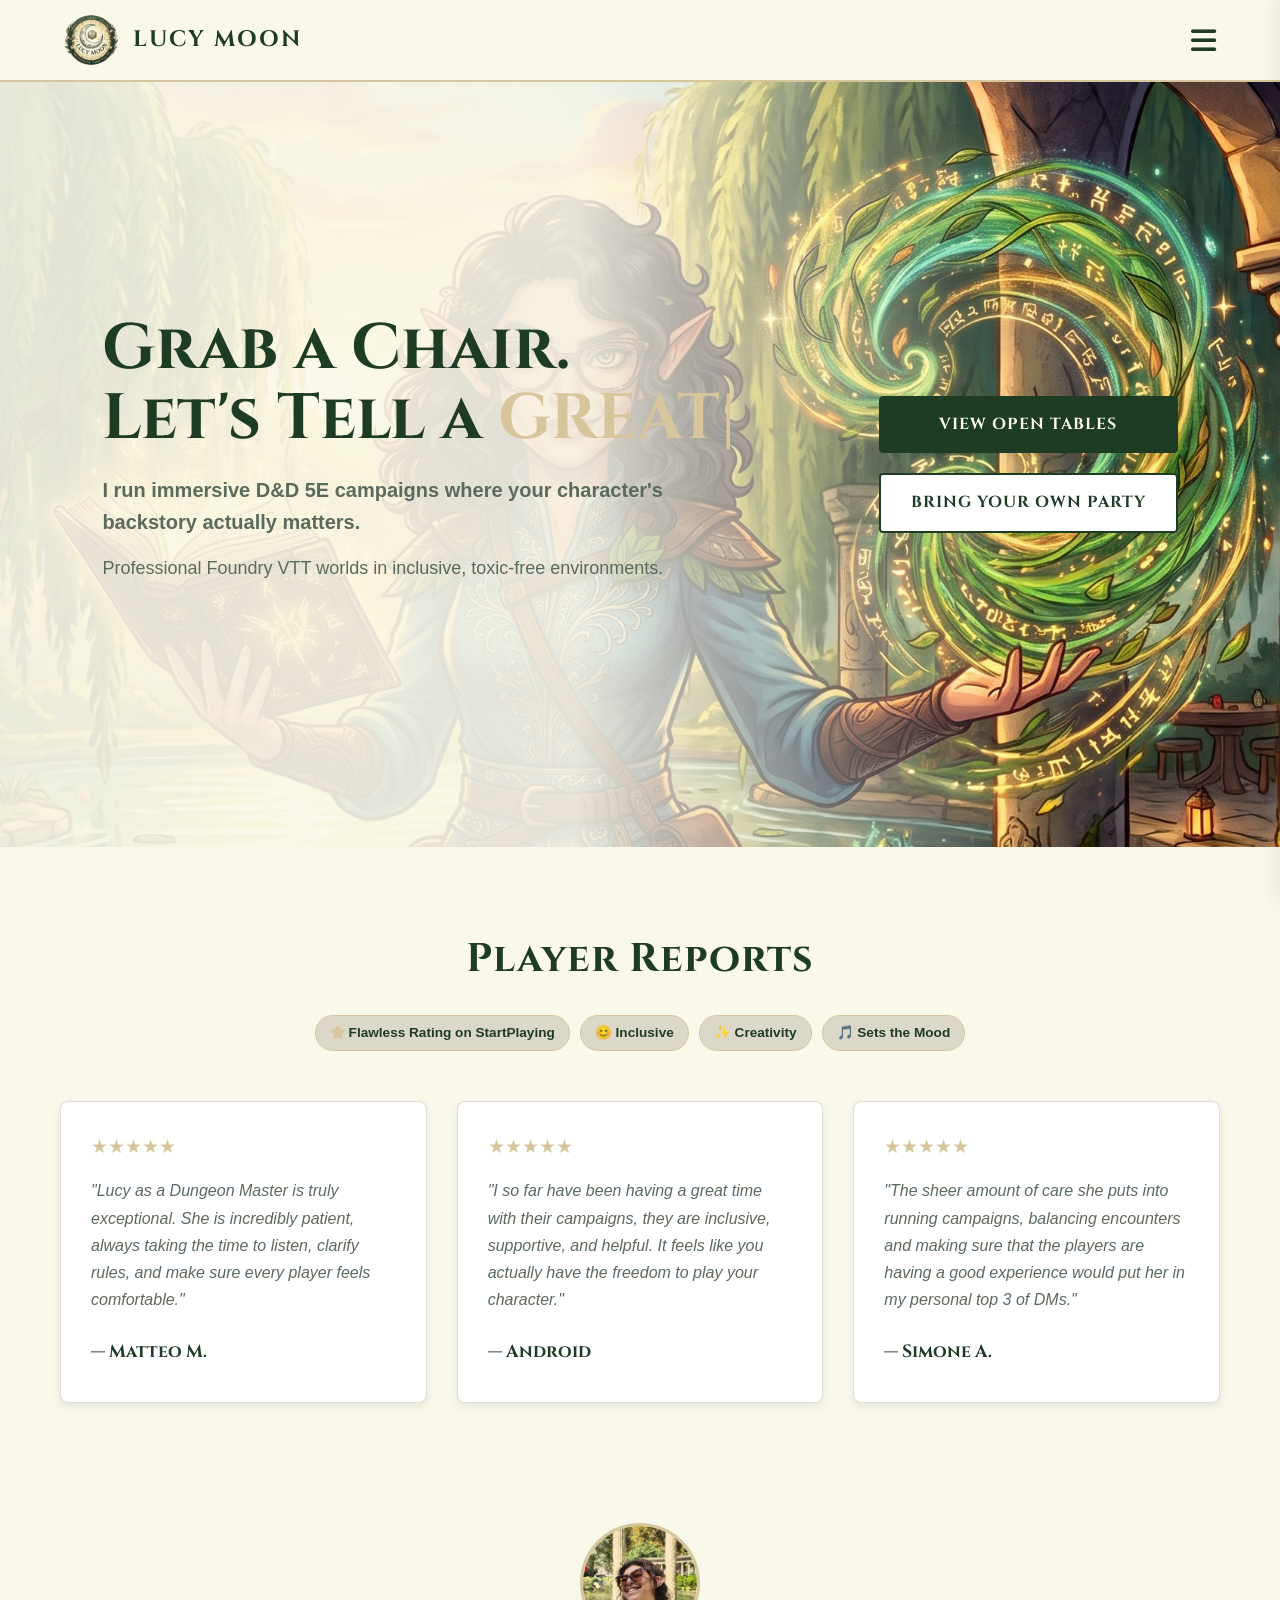
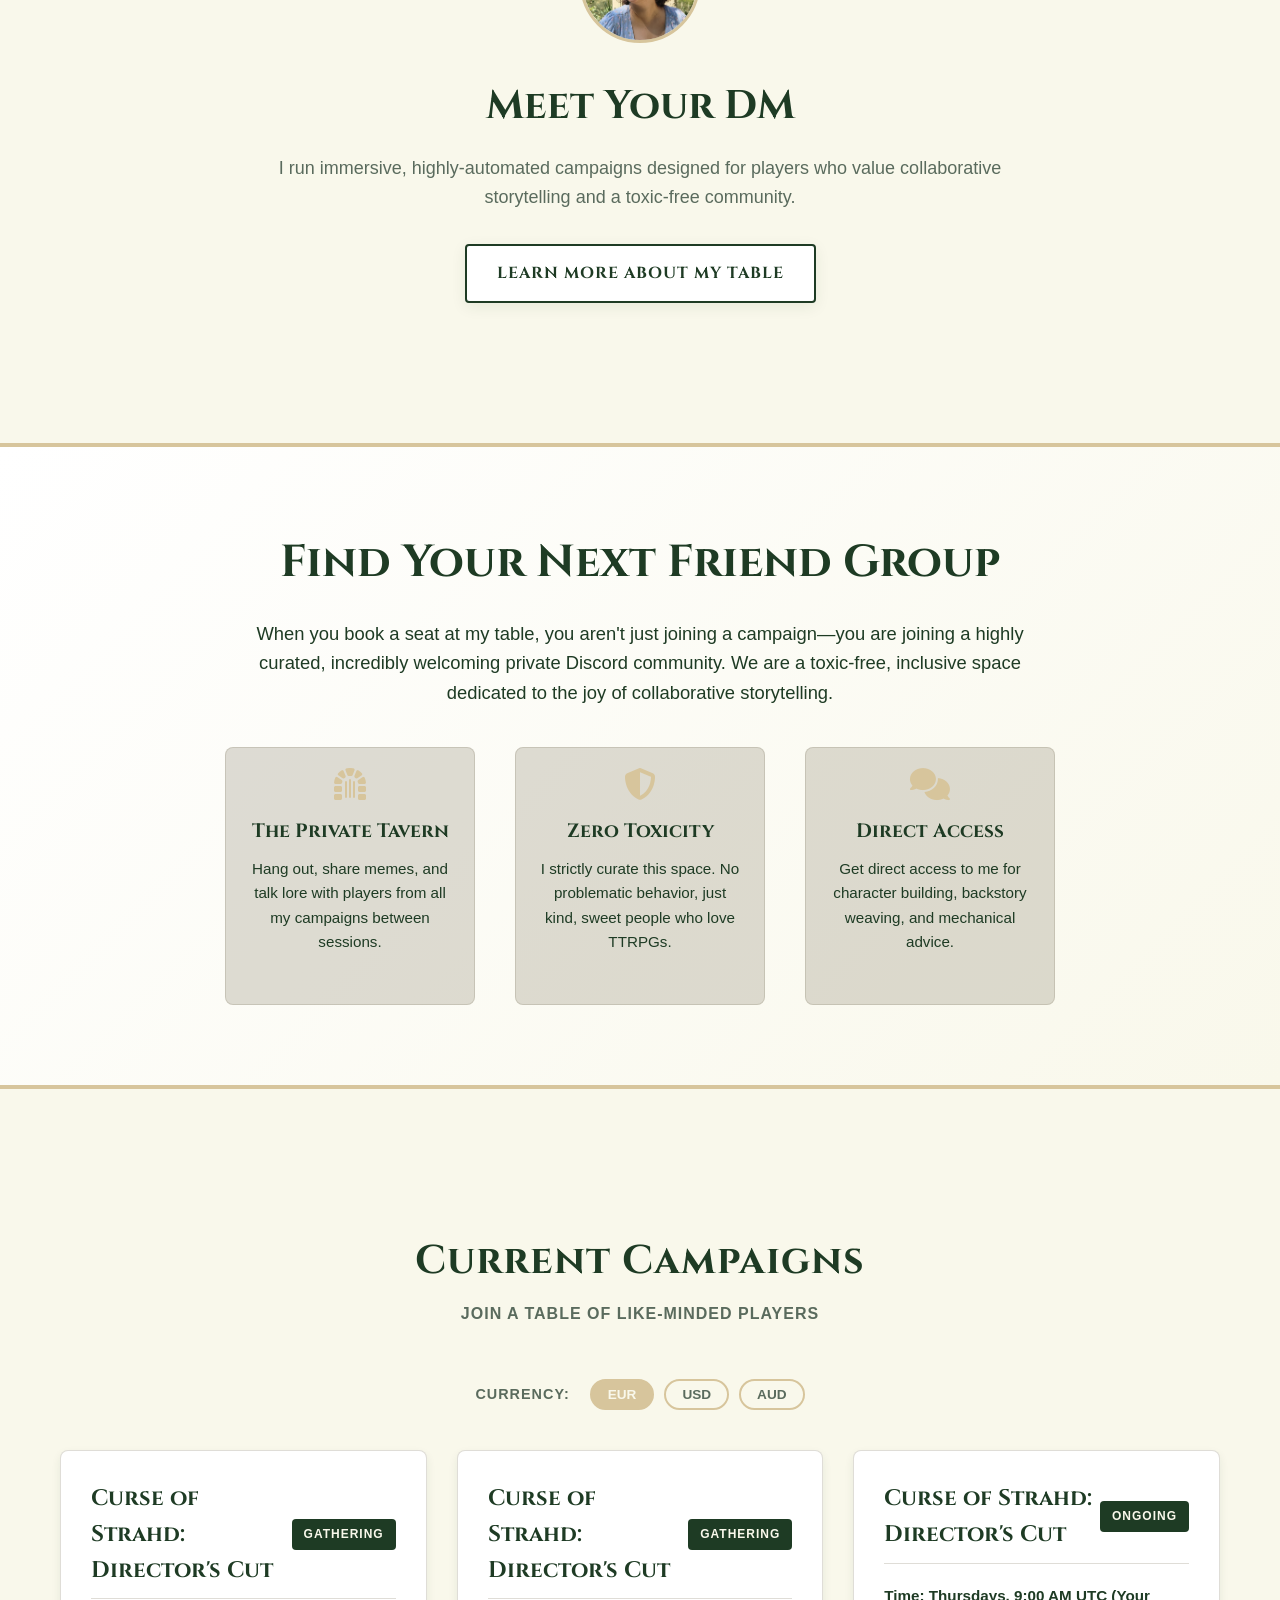
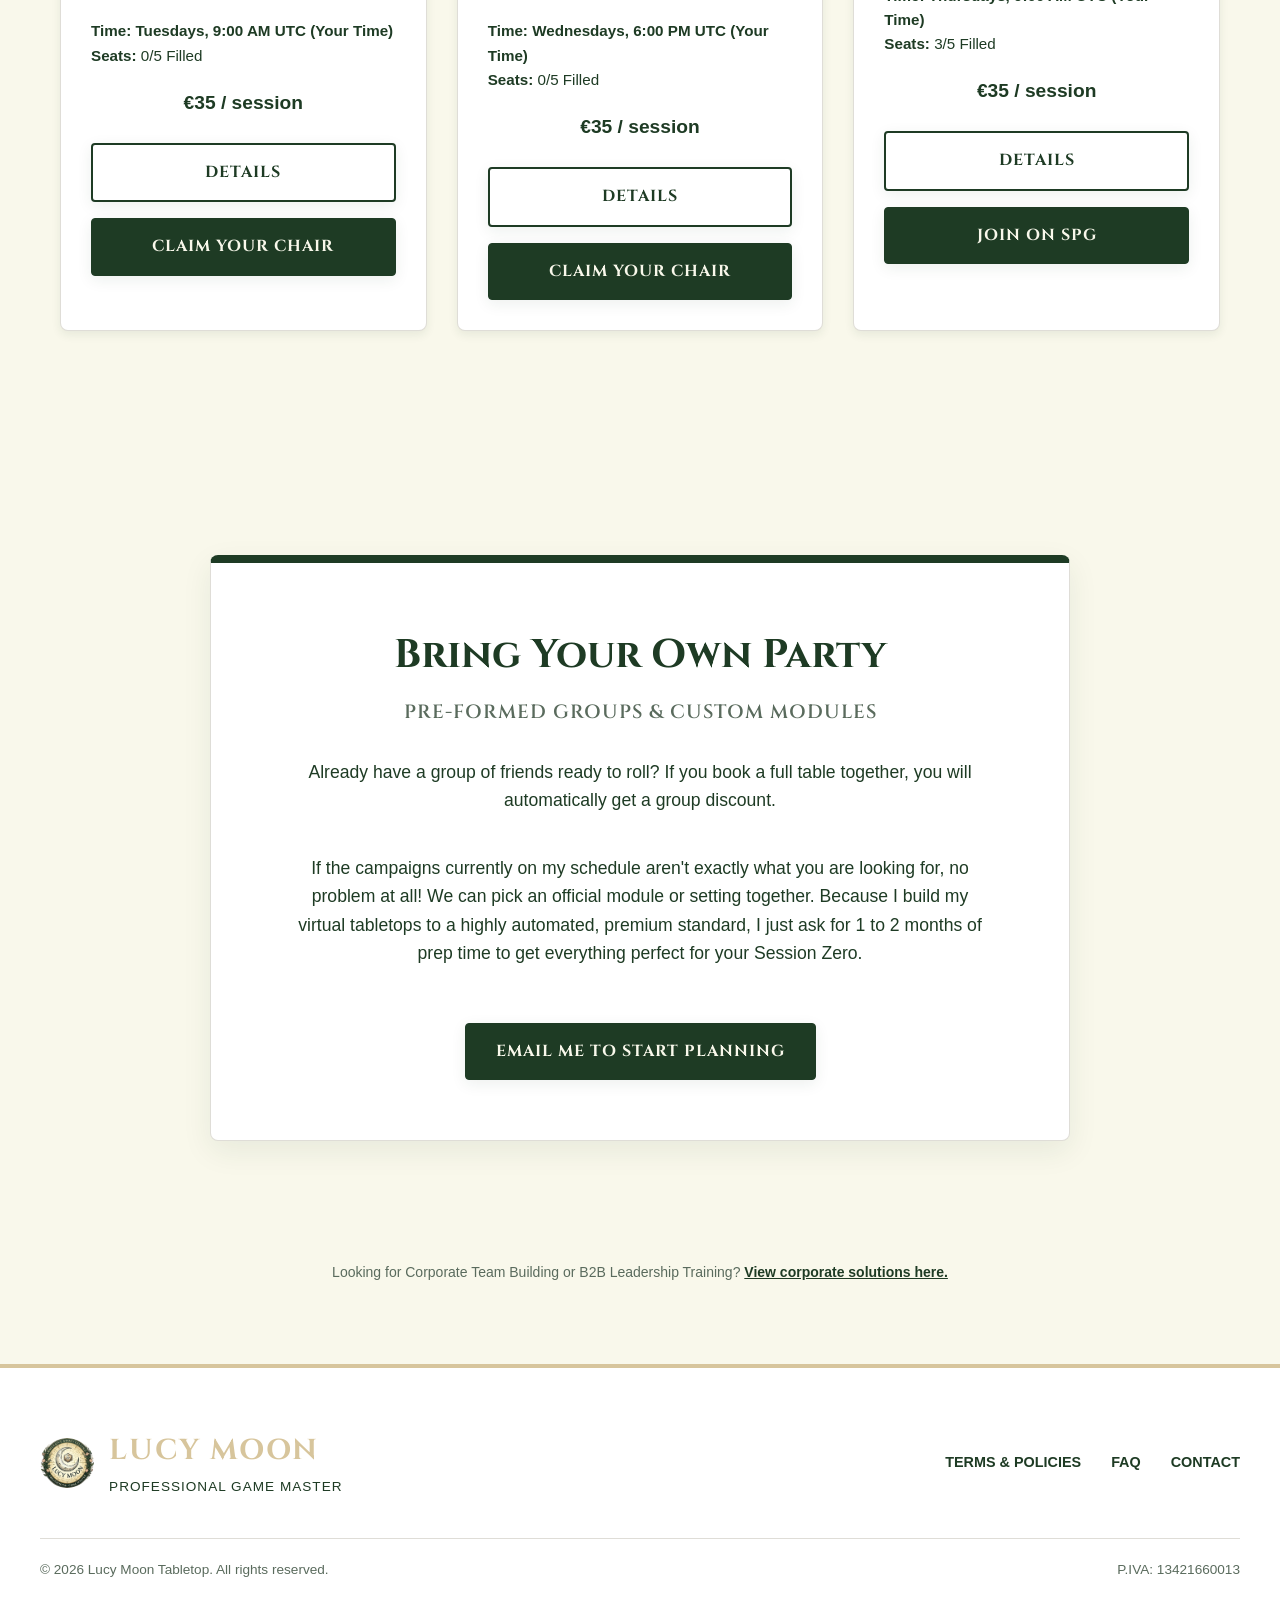
<file: index.html>
<!DOCTYPE html>
<html lang="en" data-theme="light">
<head>
    <meta charset="UTF-8">
    <meta name="viewport" content="width=device-width, initial-scale=1.0">
    <title>Lucy Moon | Professional Game Master</title>
    <link rel="icon" type="image/png" href="lucy-favicon.png">
    
    <!-- Fonts -->
    <link rel="preconnect" href="https://fonts.googleapis.com">
    <link rel="preconnect" href="https://fonts.gstatic.com" crossorigin>
    <link href="https://fonts.googleapis.com/css2?family=Cinzel:wght@500;700&family=Inter:wght@400;600;700&display=swap" rel="stylesheet">
    
    <!-- FontAwesome for standard UI icons -->
    <link rel="stylesheet" href="https://cdnjs.cloudflare.com/ajax/libs/font-awesome/6.4.0/css/all.min.css">
    
    <!-- Primary Stylesheet -->
    <link rel="stylesheet" href="style.css">

    <!-- Umami Analytics -->
    <script defer src="https://cloud.umami.is/script.js" data-website-id="41b2ca44-fd3a-4be9-8f79-754431b53675"></script>
</head>
<body>

    <!-- RESPONSIVE NAVIGATION BAR -->
    <nav class="navbar">
        <a href="index.html" class="logo">
            <img src="lucy-logo.png" alt="Lucy Moon Professional Game Master Logo" onerror="this.src='https://via.placeholder.com/48'">
            <span class="logo-text">LUCY MOON</span>
        </a>
        
        <div class="nav-links-desktop" style="display: flex; gap: 24px; align-items: center; display: none;">
            <a href="about.html" style="text-decoration: none; color: var(--accent-primary); font-weight: 700;">About</a>
            <a href="campaigns.html" style="text-decoration: none; color: var(--text-primary); font-weight: 600;">Campaigns</a>
            <a href="policies.html" style="text-decoration: none; color: var(--text-primary); font-weight: 600;">Policies</a>
            <a href="faq.html" style="text-decoration: none; color: var(--text-primary); font-weight: 600;">FAQ</a>
            <button id="theme-toggle-desktop" class="nav-icon-btn" aria-label="Toggle Theme"><i class="fas fa-moon"></i></button>
            <a href="index.html#campaigns" class="btn-primary-small">Join a Game</a>
        </div>

        <div class="nav-actions">
            <button id="drawer-btn" class="nav-icon-btn" aria-label="Open Menu">
                <i class="fas fa-bars"></i>
            </button>
        </div>
    </nav>



    <!-- MOBILE NAVIGATION DRAWER -->
    <div class="drawer-overlay" id="drawer-overlay"></div>
    <div class="nav-drawer" id="nav-drawer">
        <button class="close-btn" id="close-btn" aria-label="Close Menu">
            <i class="fas fa-times"></i>
        </button>
        
        <button id="theme-toggle" class="nav-icon-btn" style="width: 100%; justify-content: flex-start; margin-bottom: 24px; font-size: 1rem;">
            <i class="fas fa-moon" style="margin-right: 8px;"></i> Toggle Theme
        </button>
        
        <ul class="nav-links">
            <li><a href="index.html">Home</a></li>
            <li><a href="about.html">About</a></li>
            <li><a href="campaigns.html">Campaigns</a></li>
            <li><a href="index.html#campaigns">Campaigns</a></li>
            <li><a href="underconstruction.html">Private Groups</a></li>
            <li><a href="faq.html">FAQ</a></li>
            <li style="margin-top: 24px;"><a href="index.html#campaigns" class="btn-primary-small full-width">Join a Game!</a></li>
        </ul>
    </div>
    <!-- 1. HERO SECTION -->
    <header class="hero">
        <div class="hero-content-wide">
            <div class="hero-text-left">
                <h1>Grab a Chair.<br>Let's Tell a <span id="typewriter-text" class="typewriter-text">Story</span><span class="typewriter-cursor">|</span></h1>
                <p class="subtitle" style="margin-bottom: 16px;">I run immersive D&D 5E campaigns where your character's backstory actually matters.</p>
                <p style="font-size: 1.125rem; color: var(--text-secondary); margin-bottom: 32px;">Professional Foundry VTT worlds in inclusive, toxic-free environments.</p>
            </div>
            <div class="hero-buttons-right">
                <a href="#campaigns" class="btn-primary full-width">View Open Tables</a>
                <a href="#private-groups" class="btn-secondary full-width">Bring Your Own Party</a>
            </div>
        </div>
    </header>

    <!-- 2. SOCIAL PROOF & TESTIMONIALS -->
    <section id="testimonials" class="testimonials-section">
        <div class="testimonials-header">
            <h2 class="section-title" style="margin-bottom: 24px;">Player Reports</h2>
            <div class="proficiency-tags">
                <span class="tag"><i class="fas fa-star" style="color: var(--accent-secondary);"></i> Flawless Rating on StartPlaying</span>
                <span class="tag">😊 Inclusive</span>
                <span class="tag">✨ Creativity</span>
                <span class="tag">🎵 Sets the Mood</span>
            </div>
        </div>
        
        <div class="reviews-grid">
            <div class="testimonial-card">
                <div class="stars-small">★★★★★</div>
                <p class="quote">"Lucy as a Dungeon Master is truly exceptional. She is incredibly patient, always taking the time to listen, clarify rules, and make sure every player feels comfortable."</p>
                <span class="author">— Matteo M.</span>
            </div>
            <div class="testimonial-card">
                <div class="stars-small">★★★★★</div>
                <p class="quote">"I so far have been having a great time with their campaigns, they are inclusive, supportive, and helpful. It feels like you actually have the freedom to play your character."</p>
                <span class="author">— Android</span>
            </div>
            <div class="testimonial-card">
                <div class="stars-small">★★★★★</div>
                <p class="quote">"The sheer amount of care she puts into running campaigns, balancing encounters and making sure that the players are having a good experience would put her in my personal top 3 of DMs."</p>
                <span class="author">— Simone A.</span>
            </div>
        </div>
    </section>

    <!-- MEET THE DM -->
    <section id="meet-dm" style="text-align: center; padding: 40px 24px 80px 24px; max-width: 800px; margin: 0 auto;">
        <img src="meet-the-dm.jpg" alt="Lucy Moon" style="width: 120px; height: 120px; border-radius: 50%; border: 3px solid var(--accent-secondary); margin-bottom: 24px; object-fit: cover;">
        <h2 style="font-family: var(--font-heading); color: var(--text-primary); margin-bottom: 16px; font-size: 2.5rem;">Meet Your DM</h2>
        <p style="color: var(--text-secondary); font-size: 1.125rem; margin-bottom: 32px;">I run immersive, highly-automated campaigns designed for players who value collaborative storytelling and a toxic-free community.</p>
        <a href="about.html" class="btn-secondary">Learn More About My Table</a>
    </section>

    <!-- 3. THE PROMISE (Community Banner) -->
    <section class="community-banner">
        <h2>Find Your Next Friend Group</h2>
        <p>When you book a seat at my table, you aren't just joining a campaign—you are joining a highly curated, incredibly welcoming private Discord community. We are a toxic-free, inclusive space dedicated to the joy of collaborative storytelling.</p>
        
        <div class="community-features">
            <div class="comm-feature">
                <i class="fas fa-dungeon" style="font-size: 2rem; color: var(--accent-secondary); margin-bottom: 16px;"></i>
                <h4>The Private Tavern</h4>
                <p style="font-size: 0.95rem;">Hang out, share memes, and talk lore with players from all my campaigns between sessions.</p>
            </div>
            <div class="comm-feature">
                <i class="fas fa-shield-alt" style="font-size: 2rem; color: var(--accent-secondary); margin-bottom: 16px;"></i>
                <h4>Zero Toxicity</h4>
                <p style="font-size: 0.95rem;">I strictly curate this space. No problematic behavior, just kind, sweet people who love TTRPGs.</p>
            </div>
            <div class="comm-feature">
                <i class="fas fa-comments" style="font-size: 2rem; color: var(--accent-secondary); margin-bottom: 16px;"></i>
                <h4>Direct Access</h4>
                <p style="font-size: 0.95rem;">Get direct access to me for character building, backstory weaving, and mechanical advice.</p>
            </div>
        </div>
    </section>

    <!-- 4. PRIMARY CTA: OPEN TABLES -->
    <section id="campaigns" class="campaign-section">
        <div class="policy-header" style="margin-bottom: 32px; border-bottom: none;">
            <h2 class="section-title" style="margin-bottom: 8px;">Current Campaigns</h2>
            <p style="text-align: center; color: var(--text-secondary); font-weight: 600; text-transform: uppercase; letter-spacing: 1px;">Join a table of like-minded players</p>
        </div>

        <div class="currency-toggle-container">
            <span class="currency-label">Currency:</span>
            <button class="currency-btn active" data-currency="eur">EUR</button>
            <button class="currency-btn" data-currency="usd">USD</button>
            <button class="currency-btn" data-currency="aud">AUD</button>
        </div>

        <div class="grid-container" style="margin-bottom: 64px;">
            <!-- Tuesday Campaign -->
            <article class="campaign-card">
                <div class="card-header">
                    <h3>Curse of Strahd: Director's Cut</h3>
                    <span class="badge">Gathering</span>
                </div>
                <div class="card-details">
                    <p><strong>Time:</strong> <span class="local-time" data-time="2026-05-12T09:00:00Z" data-format="weekly">Tuesdays, 11:00 AM CEST</span></p>
                    <p><strong>Seats:</strong> 0/5 Filled</p>
                </div>
                <p class="card-price" data-eur="€35 / session" data-usd="$38 / session" data-aud="A$55 / session">€35 / session</p>
                <div style="display: flex; flex-direction: column; gap: 16px; margin-top: 24px;">
                    <a href="cos-directors-cut.html" class="btn-secondary full-width">Details</a>
                    <a href="https://buy.stripe.com/8x2cN6gCa0gh7b7bAK4F200" target="_blank" class="btn-primary full-width">Claim Your Chair</a>
                </div>
            </article>

            <!-- Wednesday Campaign -->
            <article class="campaign-card">
                <div class="card-header">
                    <h3>Curse of Strahd: Director's Cut</h3>
                    <span class="badge">Gathering</span>
                </div>
                <div class="card-details">
                    <p><strong>Time:</strong> <span class="local-time" data-time="2026-05-13T18:00:00Z" data-format="weekly">Wednesdays, 8:00 PM CEST</span></p>
                    <p><strong>Seats:</strong> 0/5 Filled</p>
                </div>
                <p class="card-price" data-eur="€35 / session" data-usd="$38 / session" data-aud="A$55 / session">€35 / session</p>
                <div style="display: flex; flex-direction: column; gap: 16px; margin-top: 24px;">
                    <a href="cos-directors-cut.html" class="btn-secondary full-width">Details</a>
                    <a href="https://buy.stripe.com/4gM14odpY1kl1QNgV44F202" target="_blank" class="btn-primary full-width">Claim Your Chair</a>
                </div>
            </article>
            
            <!-- Thursday Campaign -->
            <article class="campaign-card">
                <div class="card-header">
                    <h3>Curse of Strahd: Director's Cut</h3>
                    <span class="badge" style="background-color: var(--accent-primary);">Ongoing</span>
                </div>
                <div class="card-details">
                    <p><strong>Time:</strong> <span class="local-time" data-time="2026-05-14T09:00:00Z" data-format="weekly">Thursdays, 11:00 AM CEST</span></p>
                    <p><strong>Seats:</strong> 3/5 Filled</p>
                </div>
                <p class="card-price" data-eur="€35 / session" data-usd="$38 / session" data-aud="A$55 / session">€35 / session</p>
                <div style="display: flex; flex-direction: column; gap: 16px; margin-top: 24px;">
                    <a href="cos-directors-cut.html" class="btn-secondary full-width">Details</a>
                    <a href="https://startplaying.games/adventure/cmn5p662m00cul104rgiy9ohe?ref=cmi353rqw0089jp04u6ief5r8" target="_blank" class="btn-primary full-width">Join on SPG</a>
                </div>
            </article>
        </div>
    </section>

    <!-- 5. PRIVATE GROUPS -->
    <section id="private-groups" class="corporate-section">
        <div class="corporate-card">
            <h2 class="corporate-title">Bring Your Own Party</h2>
            <h4 class="corporate-subtitle">Pre-formed Groups & Custom Modules</h4>
            <p>Already have a group of friends ready to roll? If you book a full table together, you will automatically get a group discount.</p>
            <p>If the campaigns currently on my schedule aren't exactly what you are looking for, no problem at all! We can pick an official module or setting together. Because I build my virtual tabletops to a highly automated, premium standard, I just ask for 1 to 2 months of prep time to get everything perfect for your Session Zero.</p>
            <a href="mailto:lucymoontabletop@gmail.com?subject=Private%20Group%20Inquiry" class="btn-primary" style="margin-top: 16px;">Email Me to Start Planning</a>
        </div>
    </section>

    <!-- 6. CORPORATE FOOTNOTE -->
    <section id="corporate" style="text-align: center; padding: 0 24px 80px 24px;">
        <p style="color: var(--text-secondary); font-size: 0.875rem;">Looking for Corporate Team Building or B2B Leadership Training? <a href="corporate.html" style="color: var(--accent-primary); font-weight: 700; text-decoration: underline;">View corporate solutions here.</a></p>
    </section>

    <!-- FOOTER -->
    <footer class="footer">
        <div class="footer-container">
            <div class="footer-brand">
                <img src="lucy-logo.png" alt="Lucy Moon Seal" onerror="this.src='https://via.placeholder.com/48'">
                <div class="footer-brand-text">
                    <h3>LUCY MOON</h3>
                    <p>Professional Game Master</p>
                </div>
            </div>
            
            <div class="footer-links">
                <a href="policies.html">Terms & Policies</a>
                <a href="faq.html">FAQ</a>
                <a href="mailto:lucymoontabletop@gmail.com">Contact</a>
            </div>
        </div>
        
        <div class="footer-legal">
            <span>&copy; 2026 Lucy Moon Tabletop. All rights reserved.</span>
            <span>P.IVA: 13421660013</span>
        </div>
    </footer>

    <!-- INTERACTIVITY & CUSTOM SCRIPTS -->
    <script src="timezone.js"></script>
    <script src="scripts.js"></script>
    <script>
        // Drawer Logic
        const drawerBtn = document.getElementById('drawer-btn');
        const closeBtn = document.getElementById('close-btn');
        const navDrawer = document.getElementById('nav-drawer');
        const drawerOverlay = document.getElementById('drawer-overlay');

        function toggleDrawer() {
            navDrawer.classList.toggle('active');
            drawerOverlay.classList.toggle('active');
        }

        if(drawerBtn) drawerBtn.addEventListener('click', toggleDrawer);
        if(closeBtn) closeBtn.addEventListener('click', toggleDrawer);
        if(drawerOverlay) drawerOverlay.addEventListener('click', toggleDrawer);

        // Dark Mode Logic
        function toggleTheme() {
            const htmlElement = document.documentElement;
            const currentTheme = htmlElement.getAttribute('data-theme');
            const newTheme = currentTheme === 'light' ? 'dark' : 'light';
            htmlElement.setAttribute('data-theme', newTheme);
            
            // Icon swap logic for both buttons
            document.querySelectorAll('#theme-toggle i, #theme-toggle-desktop i').forEach(icon => {
                if(newTheme === 'dark') {
                    icon.classList.remove('fa-moon');
                    icon.classList.add('fa-sun');
                } else {
                    icon.classList.remove('fa-sun');
                    icon.classList.add('fa-moon');
                }
            });
        }

        const themeBtn = document.getElementById('theme-toggle');
        const themeBtnDesktop = document.getElementById('theme-toggle-desktop');
        
        if(themeBtn) themeBtn.addEventListener('click', toggleTheme);
        if(themeBtnDesktop) themeBtnDesktop.addEventListener('click', toggleTheme);
    </script>
</body>
</html>
</file>
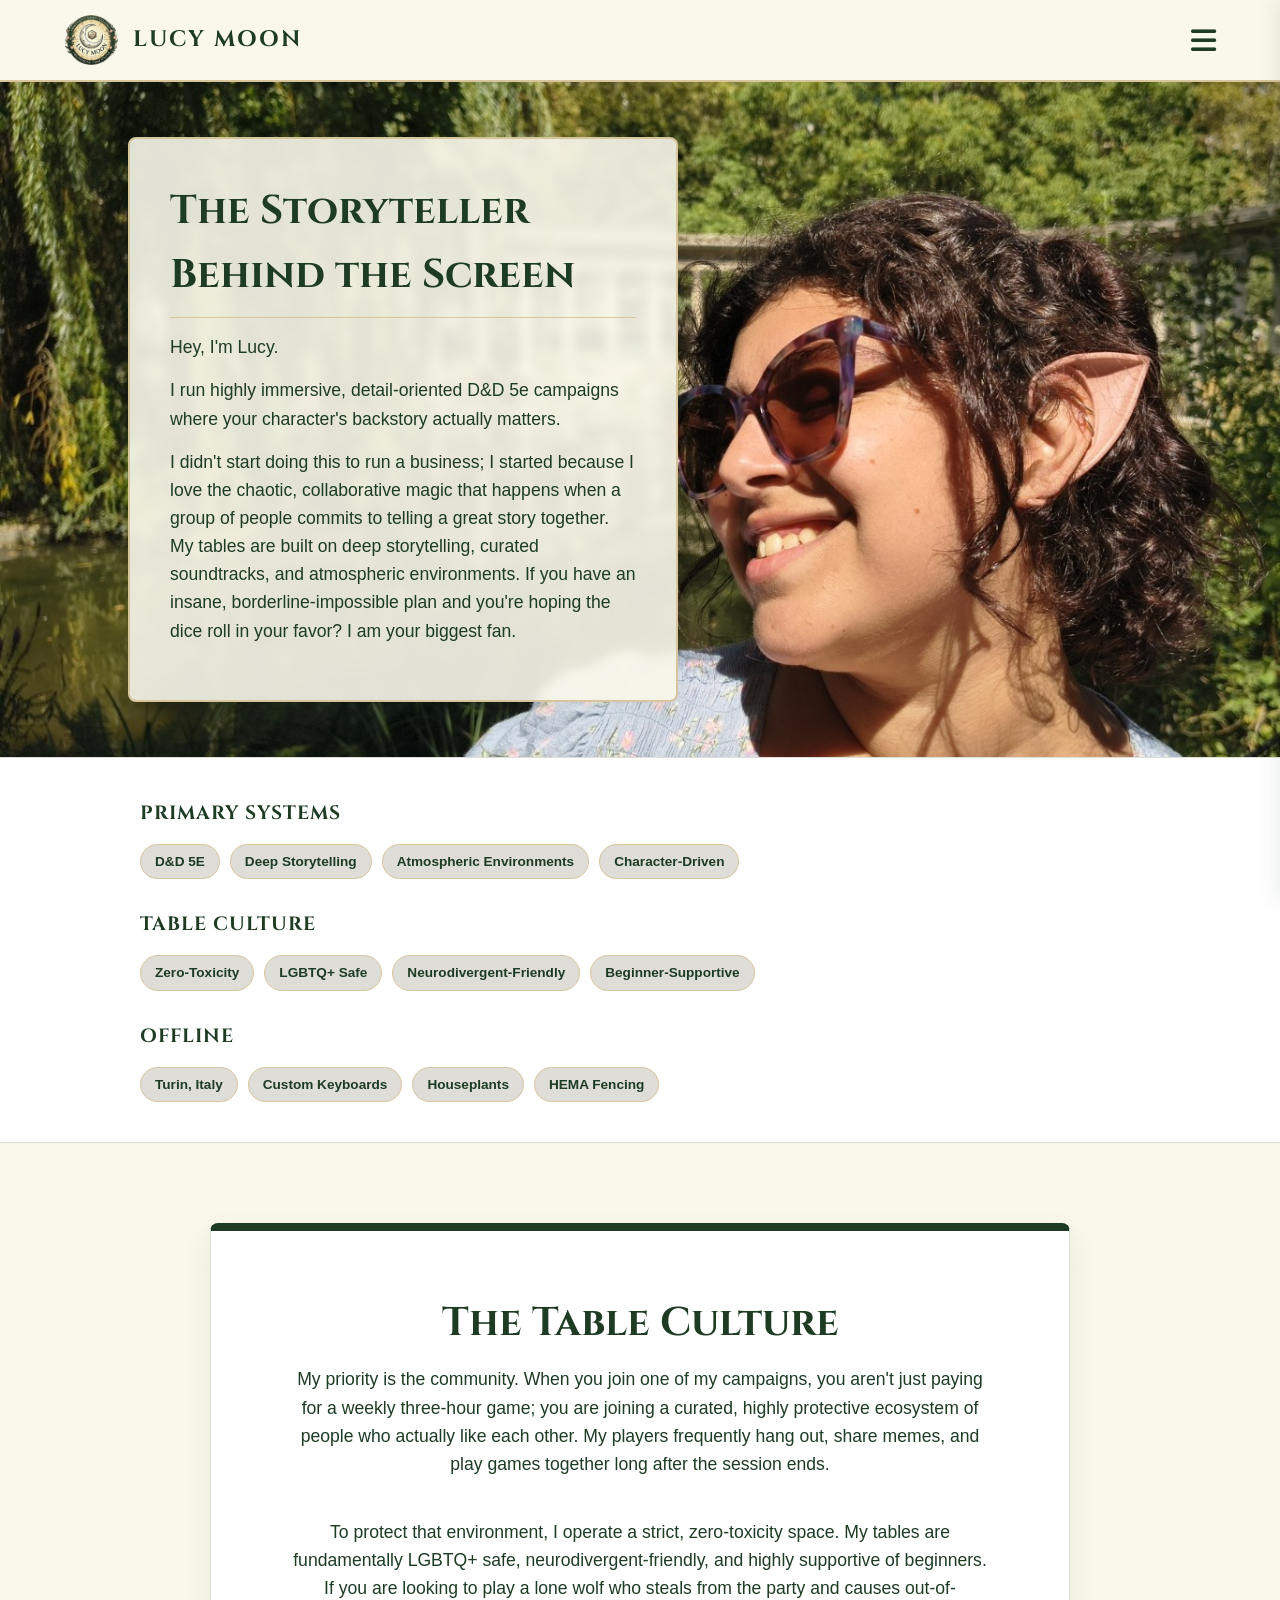
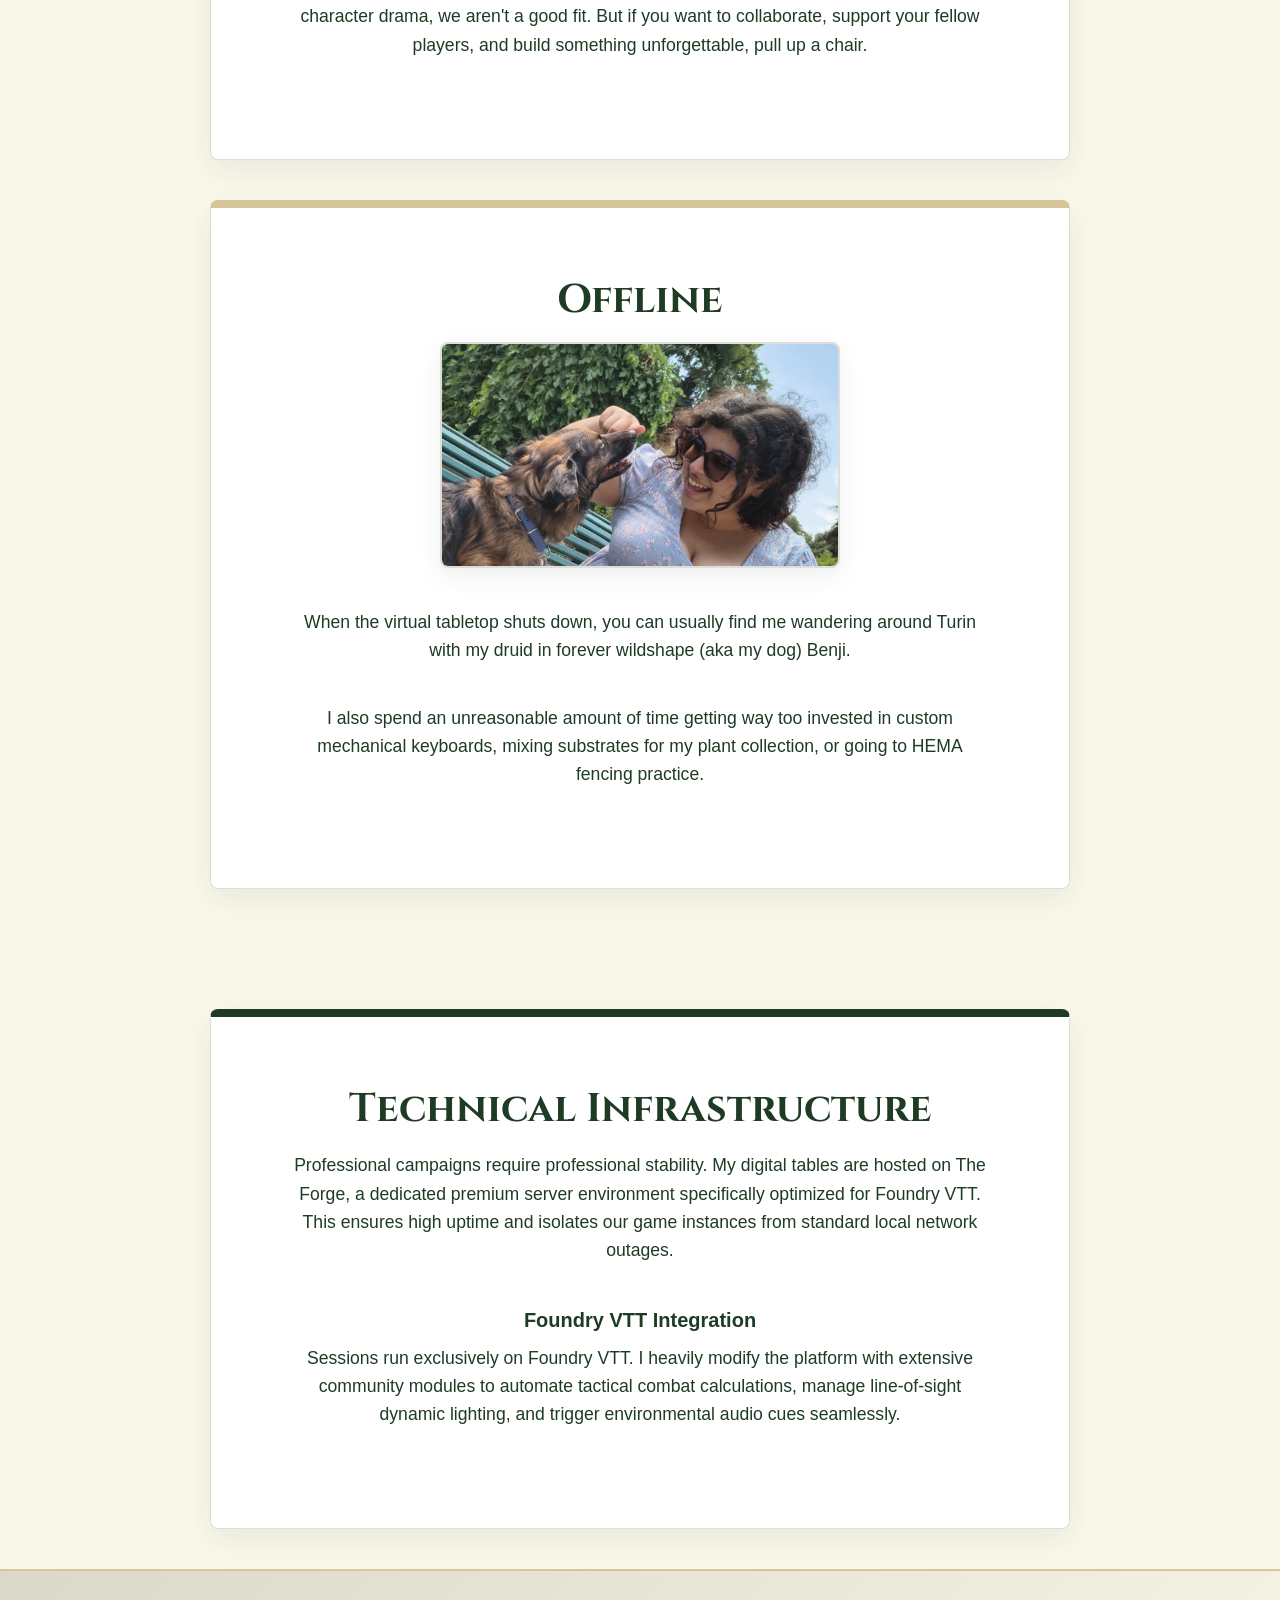
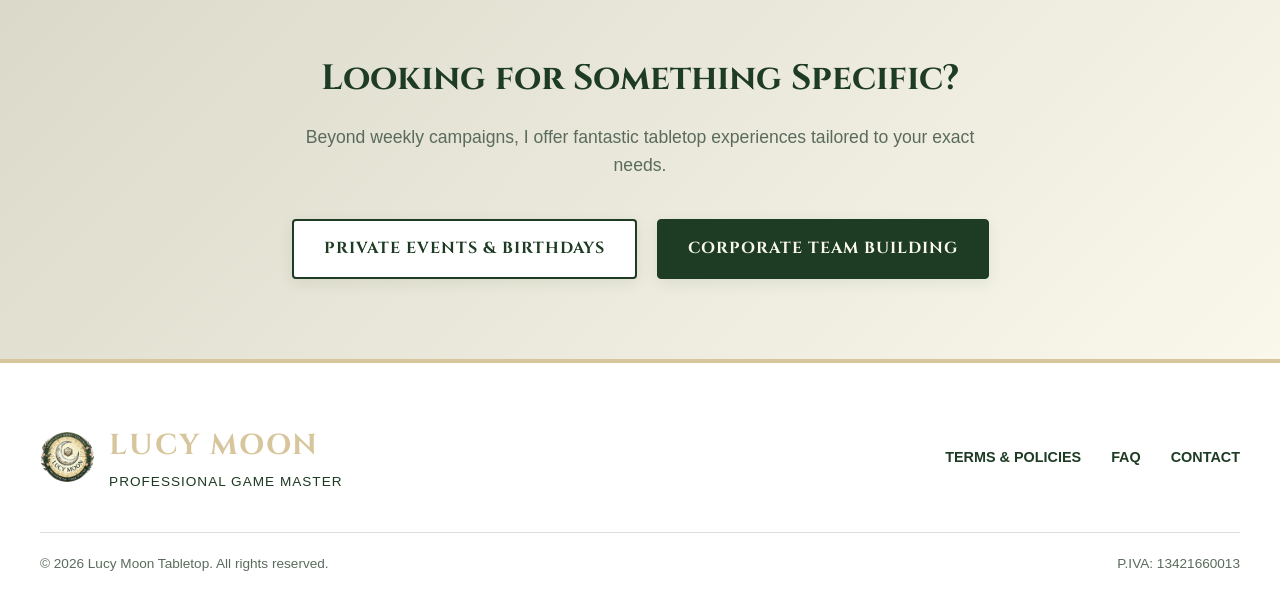
<file: about.html>
<!DOCTYPE html>
<html lang="en" data-theme="light">
<head>
    <meta charset="UTF-8">
    <meta name="viewport" content="width=device-width, initial-scale=1.0">
    <title>About Lucy Moon | Professional Game Master</title>
    <link rel="icon" type="image/png" href="lucy-favicon.png">
    
    <!-- Fonts -->
    <link rel="preconnect" href="https://fonts.googleapis.com">
    <link rel="preconnect" href="https://fonts.gstatic.com" crossorigin>
    <link href="https://fonts.googleapis.com/css2?family=Cinzel:wght@500;700&family=Inter:wght@400;600;700&display=swap" rel="stylesheet">
    
    <!-- FontAwesome -->
    <link rel="stylesheet" href="https://cdnjs.cloudflare.com/ajax/libs/font-awesome/6.4.0/css/all.min.css">
    
    <!-- Primary Stylesheet -->
    <link rel="stylesheet" href="style.css">

    <!-- Umami Analytics -->
    <script defer src="https://cloud.umami.is/script.js" data-website-id="41b2ca44-fd3a-4be9-8f79-754431b53675"></script>
</head>
<body>

    <!-- RESPONSIVE NAVIGATION BAR -->
    <nav class="navbar">
        <a href="index.html" class="logo">
            <img src="lucy-logo.png" alt="Lucy Moon Professional Game Master Logo" onerror="this.src='https://via.placeholder.com/48'">
            <span class="logo-text">LUCY MOON</span>
        </a>
        
        <div class="nav-links-desktop" style="display: flex; gap: 24px; align-items: center; display: none;">
            <a href="about.html" style="text-decoration: none; color: var(--accent-primary); font-weight: 700;">About</a>
            <a href="campaigns.html" style="text-decoration: none; color: var(--text-primary); font-weight: 600;">Campaigns</a>
            <a href="policies.html" style="text-decoration: none; color: var(--text-primary); font-weight: 600;">Policies</a>
            <a href="faq.html" style="text-decoration: none; color: var(--text-primary); font-weight: 600;">FAQ</a>
            <button id="theme-toggle-desktop" class="nav-icon-btn" aria-label="Toggle Theme"><i class="fas fa-moon"></i></button>
            <a href="index.html#campaigns" class="btn-primary-small">Join a Game</a>
        </div>

        <div class="nav-actions">
            <button id="drawer-btn" class="nav-icon-btn" aria-label="Open Menu">
                <i class="fas fa-bars"></i>
            </button>
        </div>
    </nav>



    <!-- MOBILE NAVIGATION DRAWER -->
    <div class="drawer-overlay" id="drawer-overlay"></div>
    <div class="nav-drawer" id="nav-drawer">
        <button class="close-btn" id="close-btn" aria-label="Close Menu">
            <i class="fas fa-times"></i>
        </button>
        
        <button id="theme-toggle" class="nav-icon-btn" style="width: 100%; justify-content: flex-start; margin-bottom: 24px; font-size: 1rem;">
            <i class="fas fa-moon" style="margin-right: 8px;"></i> Toggle Theme
        </button>
        
        <ul class="nav-links">
            <li><a href="index.html">Home</a></li>
            <li><a href="about.html">About</a></li>
            <li><a href="campaigns.html">Campaigns</a></li>
            <li><a href="index.html#campaigns">Campaigns</a></li>
            <li><a href="underconstruction.html">Private Groups</a></li>
            <li><a href="faq.html">FAQ</a></li>
            <li style="margin-top: 24px;"><a href="index.html#campaigns" class="btn-primary-small full-width">Join a Game!</a></li>
        </ul>
    </div>

    <!-- 1. HERO SECTION -->
    <header class="about-hero">
        <div class="about-textbox">
            <h1>The Storyteller Behind the Screen</h1>
            <p>Hey, I'm Lucy.</p>
            <p>I run highly immersive, detail-oriented D&D 5e campaigns where your character's backstory actually matters.</p>
            <p>I didn't start doing this to run a business; I started because I love the chaotic, collaborative magic that happens when a group of people commits to telling a great story together. My tables are built on deep storytelling, curated soundtracks, and atmospheric environments. If you have an insane, borderline-impossible plan and you're hoping the dice roll in your favor? I am your biggest fan.</p>
        </div>
    </header>

    <!-- 2. SCANMABLE STAT BLOCK -->
    <section class="stat-block-section">
        <div class="stat-container">
            <div class="stat-category">
                <h4>Primary Systems</h4>
                <div class="tag-group">
                    <span class="tag">D&D 5E</span>
                    <span class="tag">Deep Storytelling</span>
                    <span class="tag">Atmospheric Environments</span>
                    <span class="tag">Character-Driven</span>
                </div>
            </div>
            <div class="stat-category">
                <h4>Table Culture</h4>
                <div class="tag-group">
                    <span class="tag">Zero-Toxicity</span>
                    <span class="tag">LGBTQ+ Safe</span>
                    <span class="tag">Neurodivergent-Friendly</span>
                    <span class="tag">Beginner-Supportive</span>
                </div>
            </div>
            <div class="stat-category">
                <h4>Offline</h4>
                <div class="tag-group">
                    <span class="tag">Turin, Italy</span>
                    <span class="tag">Custom Keyboards</span>
                    <span class="tag">Houseplants</span>
                    <span class="tag">HEMA Fencing</span>
                </div>
            </div>
        </div>
    </section>

    <!-- 3. THE TABLE CULTURE (Magnet & Repellent) -->
    <section class="corporate-section" style="padding-top: 80px; padding-bottom: 40px;">
        <div class="corporate-card">
            <h2 class="corporate-title">The Table Culture</h2>
            <p>My priority is the community. When you join one of my campaigns, you aren't just paying for a weekly three-hour game; you are joining a curated, highly protective ecosystem of people who actually like each other. My players frequently hang out, share memes, and play games together long after the session ends.</p>
            <p>To protect that environment, I operate a strict, zero-toxicity space. My tables are fundamentally LGBTQ+ safe, neurodivergent-friendly, and highly supportive of beginners. If you are looking to play a lone wolf who steals from the party and causes out-of-character drama, we aren't a good fit. But if you want to collaborate, support your fellow players, and build something unforgettable, pull up a chair.</p>
        </div>
    </section>

    <!-- 4. THE HUMAN ELEMENT -->
    <section class="corporate-section" style="padding-top: 0;">
        <div class="corporate-card" style="border-top-color: var(--accent-secondary);">
            <h2 class="corporate-title">Offline</h2>
            <img src="lucyandben.jpg" alt="Lucy and her dog Benji" style="width: 100%; max-width: 400px; border-radius: 8px; margin-bottom: 32px; border: 2px solid var(--border-subtle); box-shadow: 0 8px 24px var(--shadow-color); object-fit: cover;">
            <p>When the virtual tabletop shuts down, you can usually find me wandering around Turin with my druid in forever wildshape (aka my dog) Benji.</p>
            <p>I also spend an unreasonable amount of time getting way too invested in custom mechanical keyboards, mixing substrates for my plant collection, or going to HEMA fencing practice.</p>
        </div>
    </section>

    <!-- NEW SECTION: TECHNICAL INFRASTRUCTURE -->
    <section class="corporate-section" style="padding-top: 0; padding-bottom: 40px;">
        <div class="corporate-card">
            <h2 class="corporate-title">Technical Infrastructure</h2>
            <p>Professional campaigns require professional stability. My digital tables are hosted on The Forge, a dedicated premium server environment specifically optimized for Foundry VTT. This ensures high uptime and isolates our game instances from standard local network outages.</p>
            
            <h3 style="font-family: var(--font-body); font-size: 1.25rem; margin-top: 24px; margin-bottom: 8px; color: var(--text-primary);">Foundry VTT Integration</h3>
            <p>Sessions run exclusively on Foundry VTT. I heavily modify the platform with extensive community modules to automate tactical combat calculations, manage line-of-sight dynamic lighting, and trigger environmental audio cues seamlessly.</p>
        </div>
    </section>

    <!-- 5. CALL TO ACTION -->
    <section class="about-cta-section">
        <div class="cta-container">
            <h2>Looking for Something Specific?</h2>
            <p>Beyond weekly campaigns, I offer fantastic tabletop experiences tailored to your exact needs.</p>
            <div class="cta-buttons">
                <a href="mailto:lucymoontabletop@gmail.com?subject=Private%20Event%20Inquiry" class="btn-secondary">Private Events & Birthdays</a>
                <a href="index.html#corporate" class="btn-primary">Corporate Team Building</a>
            </div>
        </div>
    </section>

    <!-- FOOTER -->
    <footer class="footer">
        <div class="footer-container">
            <div class="footer-brand">
                <img src="lucy-logo.png" alt="Lucy Moon Seal" onerror="this.src='https://via.placeholder.com/48'">
                <div class="footer-brand-text">
                    <h3>LUCY MOON</h3>
                    <p>Professional Game Master</p>
                </div>
            </div>
            
            <div class="footer-links">
                <a href="policies.html">Terms & Policies</a>
                <a href="faq.html">FAQ</a>
                <a href="mailto:lucymoontabletop@gmail.com">Contact</a>
            </div>
        </div>
        
        <div class="footer-legal">
            <span>&copy; 2026 Lucy Moon Tabletop. All rights reserved.</span>
            <span>P.IVA: 13421660013</span>
        </div>
    </footer>

    <!-- INTERACTIVITY & CUSTOM SCRIPTS -->
    <script src="scripts.js"></script>
    <script>
        // Drawer Logic
        const drawerBtn = document.getElementById('drawer-btn');
        const closeBtn = document.getElementById('close-btn');
        const navDrawer = document.getElementById('nav-drawer');
        const drawerOverlay = document.getElementById('drawer-overlay');

        function toggleDrawer() {
            navDrawer.classList.toggle('active');
            drawerOverlay.classList.toggle('active');
        }

        if(drawerBtn) drawerBtn.addEventListener('click', toggleDrawer);
        if(closeBtn) closeBtn.addEventListener('click', toggleDrawer);
        if(drawerOverlay) drawerOverlay.addEventListener('click', toggleDrawer);

        // Dark Mode Logic
        function toggleTheme() {
            const htmlElement = document.documentElement;
            const currentTheme = htmlElement.getAttribute('data-theme');
            const newTheme = currentTheme === 'light' ? 'dark' : 'light';
            htmlElement.setAttribute('data-theme', newTheme);
            
            document.querySelectorAll('#theme-toggle i, #theme-toggle-desktop i').forEach(icon => {
                if(newTheme === 'dark') {
                    icon.classList.remove('fa-moon');
                    icon.classList.add('fa-sun');
                } else {
                    icon.classList.remove('fa-sun');
                    icon.classList.add('fa-moon');
                }
            });
        }

        const themeBtn = document.getElementById('theme-toggle');
        const themeBtnDesktop = document.getElementById('theme-toggle-desktop');
        
        if(themeBtn) themeBtn.addEventListener('click', toggleTheme);
        if(themeBtnDesktop) themeBtnDesktop.addEventListener('click', toggleTheme);
    </script>
</body>
</html>
</file>
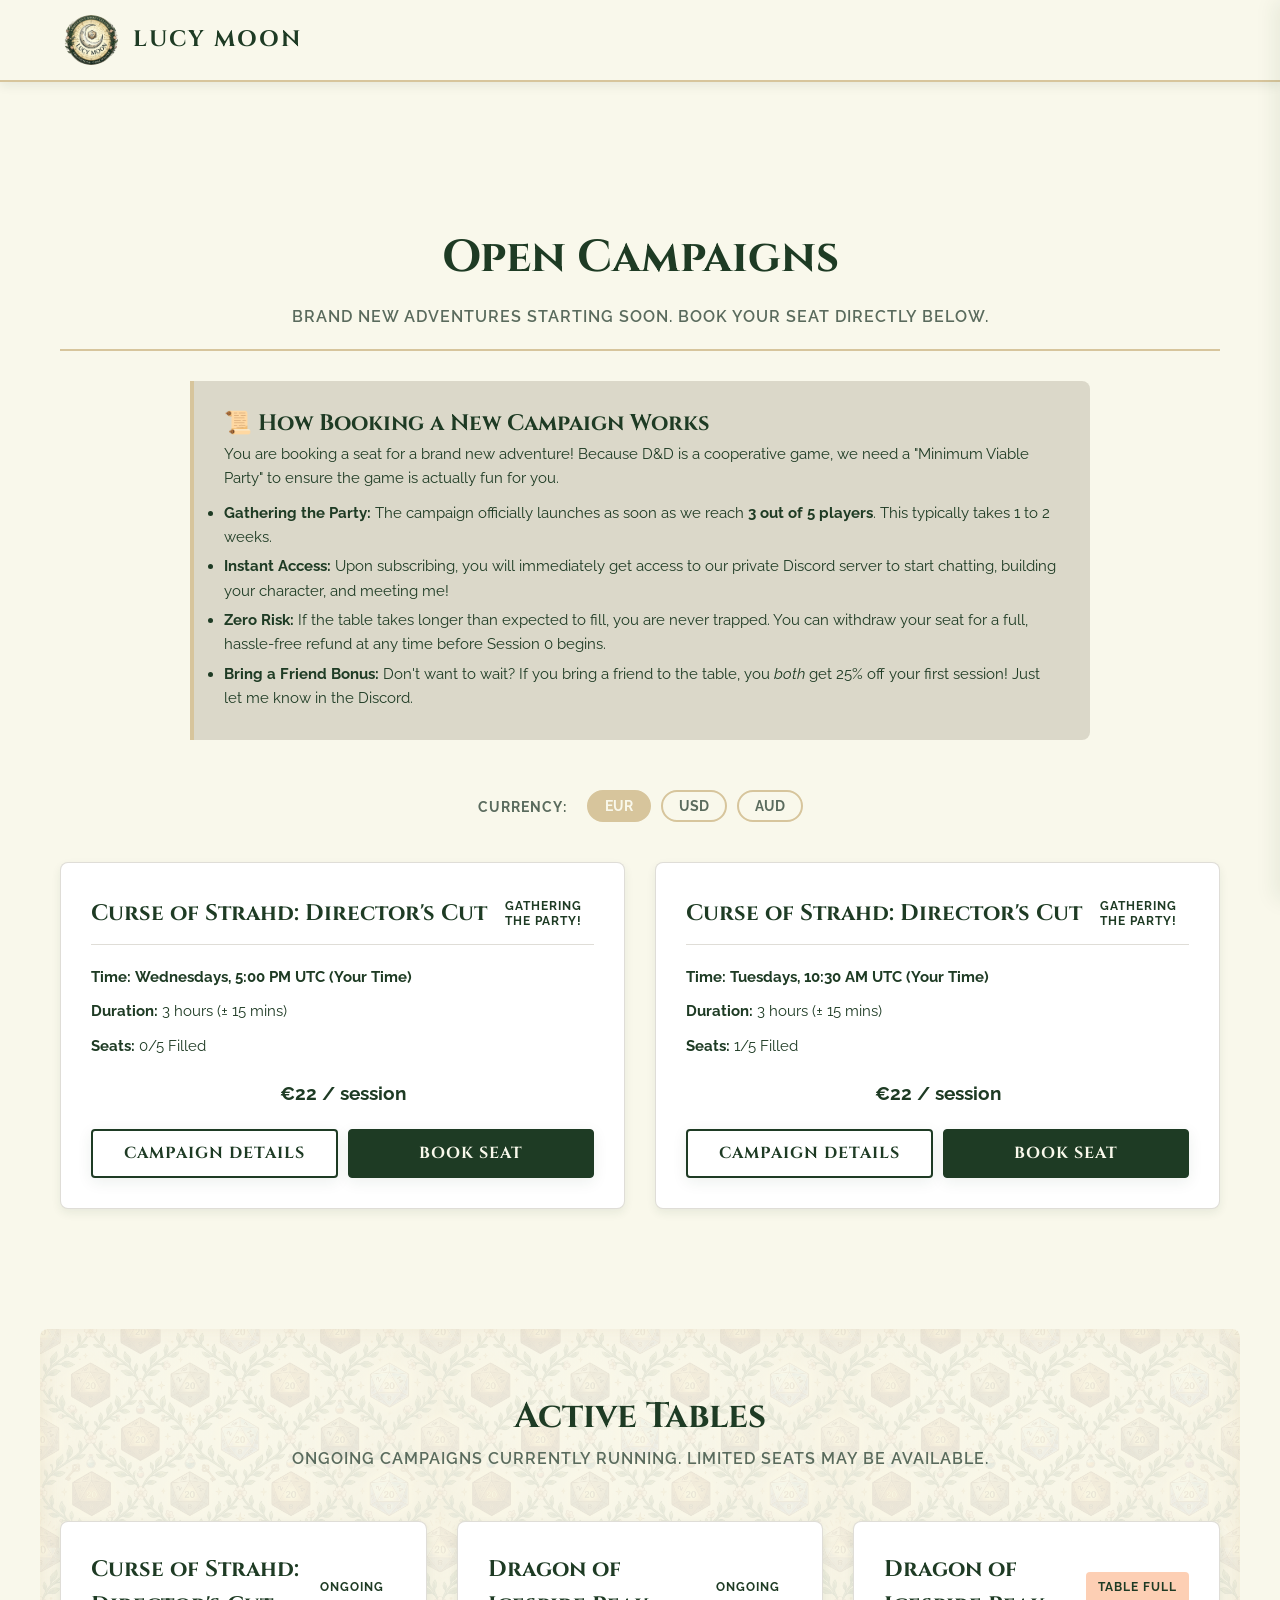
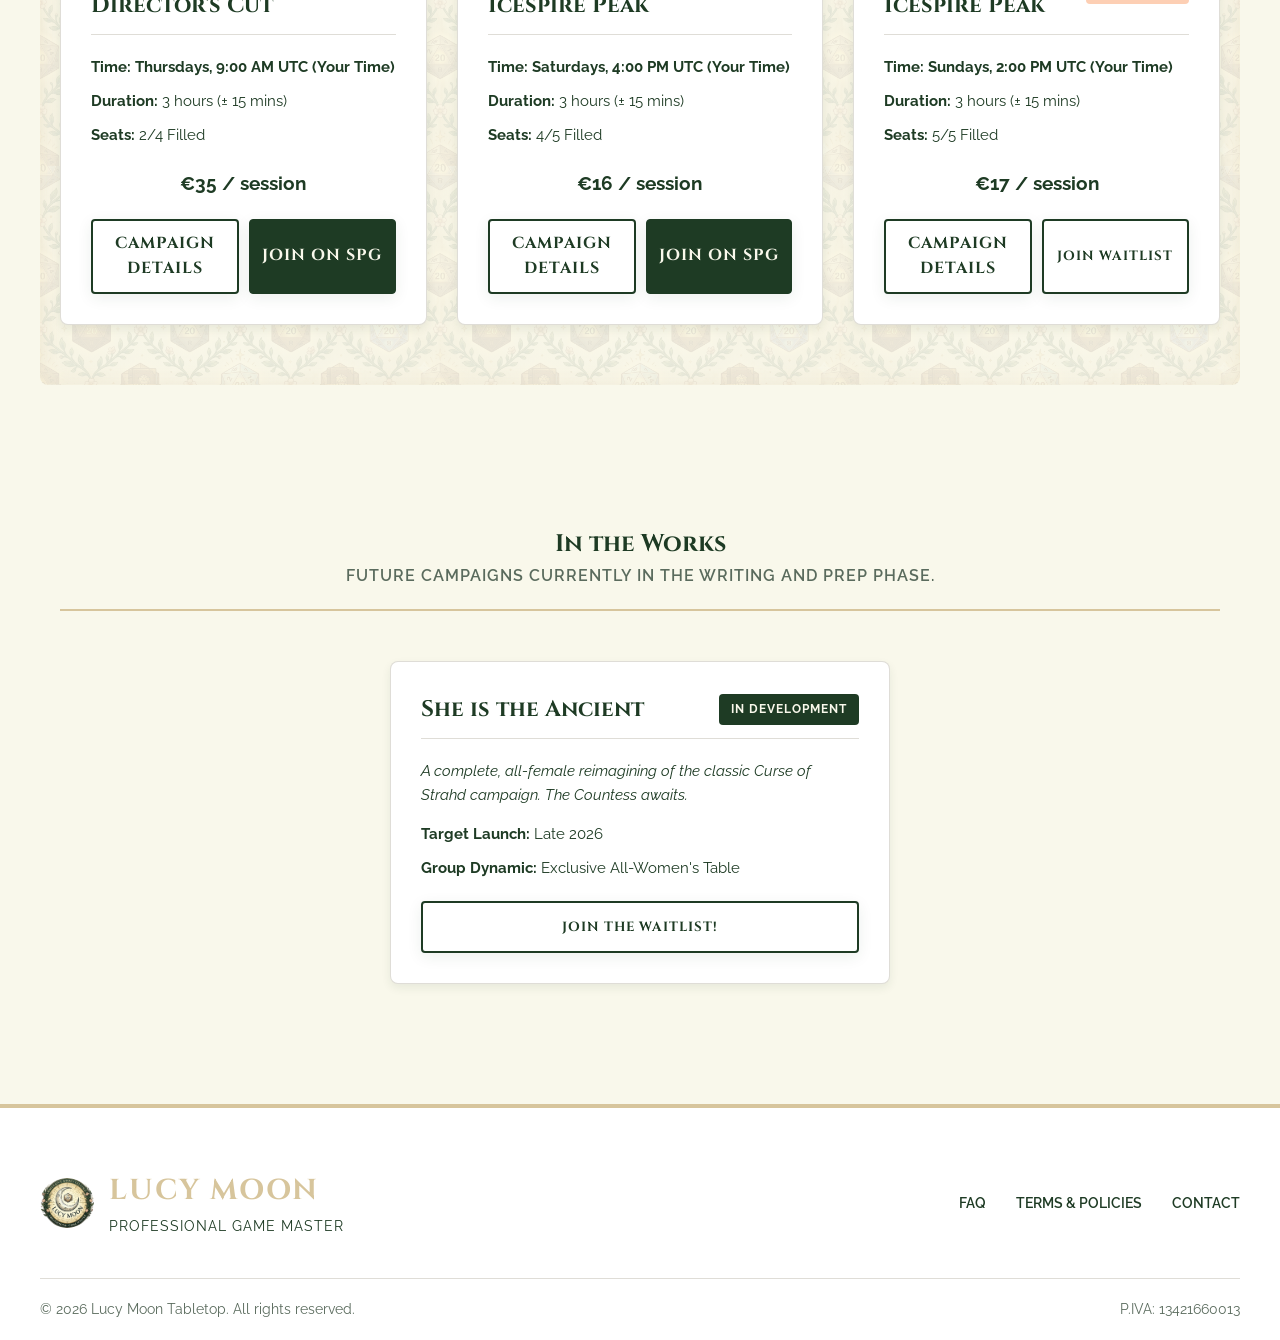
<file: campaigns.html>
<!DOCTYPE html>
<html lang="en" data-theme="light">
<head>
    <meta charset="UTF-8">
    <meta name="viewport" content="width=device-width, initial-scale=1.0">
    <title>Lucy Moon | Professional Game Master</title>
    <link rel="icon" type="image/png" href="lucy-favicon.png">
    
    <link rel="preconnect" href="https://fonts.googleapis.com">
    <link rel="preconnect" href="https://fonts.gstatic.com" crossorigin>
    <link href="https://fonts.googleapis.com/css2?family=Cinzel:wght@500;700&family=Raleway:wght@300;400;600;700&display=swap" rel="stylesheet">
    
    <link rel="stylesheet" href="style.css">

    <!-- Umami Analytics -->
    <script defer src="https://cloud.umami.is/script.js" data-website-id="41b2ca44-fd3a-4be9-8f79-754431b53675"></script>
</head>
<body>


    <!-- RESPONSIVE NAVIGATION BAR -->
    <nav class="navbar">
        <a href="index.html" class="logo">
            <img src="lucy-logo.png" alt="Lucy Moon Professional Game Master Logo" onerror="this.src='https://via.placeholder.com/48'">
            <span class="logo-text">LUCY MOON</span>
        </a>
        
        <div class="nav-links-desktop" style="display: flex; gap: 24px; align-items: center; display: none;">
            <a href="about.html" style="text-decoration: none; color: var(--accent-primary); font-weight: 700;">About</a>
            <a href="campaigns.html" style="text-decoration: none; color: var(--text-primary); font-weight: 600;">Campaigns</a>
            <a href="policies.html" style="text-decoration: none; color: var(--text-primary); font-weight: 600;">Policies</a>
            <a href="faq.html" style="text-decoration: none; color: var(--text-primary); font-weight: 600;">FAQ</a>
            <button id="theme-toggle-desktop" class="nav-icon-btn" aria-label="Toggle Theme"><i class="fas fa-moon"></i></button>
            <a href="index.html#campaigns" class="btn-primary-small">Join a Game</a>
        </div>

        <div class="nav-actions">
            <button id="drawer-btn" class="nav-icon-btn" aria-label="Open Menu">
                <i class="fas fa-bars"></i>
            </button>
        </div>
    </nav>



    <!-- MOBILE NAVIGATION DRAWER -->
    <div class="drawer-overlay" id="drawer-overlay"></div>
    <div class="nav-drawer" id="nav-drawer">
        <button class="close-btn" id="close-btn" aria-label="Close Menu">
            <i class="fas fa-times"></i>
        </button>
        
        <button id="theme-toggle" class="nav-icon-btn" style="width: 100%; justify-content: flex-start; margin-bottom: 24px; font-size: 1rem;">
            <i class="fas fa-moon" style="margin-right: 8px;"></i> Toggle Theme
        </button>
        
        <ul class="nav-links">
            <li><a href="index.html">Home</a></li>
            <li><a href="about.html">About</a></li>
            <li><a href="campaigns.html">Campaigns</a></li>
            <li><a href="index.html#campaigns">Campaigns</a></li>
            <li><a href="underconstruction.html">Private Groups</a></li>
            <li><a href="faq.html">FAQ</a></li>
            <li style="margin-top: 24px;"><a href="index.html#campaigns" class="btn-primary-small full-width">Join a Game!</a></li>
        </ul>
    </div>
    

<!-- Darkening Overlay -->
<div id="drawer-overlay" class="drawer-overlay"></div>

    <main style="padding-top: 60px;">
        
        <section class="campaign-section">
            <div class="policy-header" style="margin-bottom: 30px;">
                <h1>Open Campaigns</h1>
                <p>Brand new adventures starting soon. Book your seat directly below.</p>
            </div>
            
            <div class="booking-info-box" style="margin-top: 0; margin-bottom: 50px; max-width: 900px; margin-left: auto; margin-right: auto;">
                <h3>📜 How Booking a New Campaign Works</h3>
                <p>You are booking a seat for a brand new adventure! Because D&D is a cooperative game, we need a "Minimum Viable Party" to ensure the game is actually fun for you.</p>
                <ul>
                    <li><strong>Gathering the Party:</strong> The campaign officially launches as soon as we reach <strong>3 out of 5 players</strong>. This typically takes 1 to 2 weeks.</li>
                    <li><strong>Instant Access:</strong> Upon subscribing, you will immediately get access to our private Discord server to start chatting, building your character, and meeting me!</li>
                    <li><strong>Zero Risk:</strong> If the table takes longer than expected to fill, you are never trapped. You can withdraw your seat for a full, hassle-free refund at any time before Session 0 begins.</li>
                    <li><strong>Bring a Friend Bonus:</strong> Don't want to wait? If you bring a friend to the table, you <em>both</em> get 25% off your first session! Just let me know in the Discord.</li>
                </ul>
            </div>

<div class="currency-toggle-container">
                <span class="currency-label">Currency:</span>
                <button class="currency-btn active" data-currency="eur">EUR</button>
                <button class="currency-btn" data-currency="usd">USD</button>
                <button class="currency-btn" data-currency="aud">AUD</button>
            </div>

            <div class="grid-container">
                <div class="campaign-card">
                    <div class="card-header">
                        <h3>Curse of Strahd: Director's Cut</h3>
                        <span class="badge" style="background-color: var(--pale-oak); color: var(--forest-green); line-height: 1.2;">Gathering<br>the Party!</span>
                    </div>
                    <p class="card-details"><strong>Time:</strong> <span class="local-time" data-time="2026-05-13T17:00:00Z" data-format="weekly">Thursday, 7:00 PM CEST</span></p>
                    <p class="card-details"><strong>Duration:</strong> 3 hours (± 15 mins)</p>
                    <p class="card-details"><strong>Seats:</strong> 0/5 Filled</p>
                    <p class="card-price" data-eur="€22 / session" data-usd="$25 / session" data-aud="A$35 / session">€22 / session</p>
                    <div style="display: flex; gap: 10px; margin-top: 15px;">
                        <a href="cos-directors-cut.html" class="btn-secondary full-width" style="padding: 10px; text-align: center;">Campaign Details</a>
                        <a href="https://startplaying.games/adventure/cmtlrd8th00gtl804cwntpkf4?ref=cmi353rqw0089jp04u6ief5r8" target="_blank" rel="noopener noreferrer"class="btn-primary full-width" style="padding: 10px; text-align: center;">Book Seat</a>
                    </div>
                </div>

                <div class="campaign-card">
                    <div class="card-header">
                        <h3>Curse of Strahd: Director's Cut</h3>
                        <span class="badge" style="background-color: var(--pale-oak); color: var(--forest-green); line-height: 1.2;">Gathering<br>the Party!</span>
                    </div>
                    <p class="card-details"><strong>Time:</strong> <span class="local-time" data-time="2026-05-12T10:30:00Z" data-format="weekly">Thursday, 12:30 AM CEST</span></p>
                    <p class="card-details"><strong>Duration:</strong> 3 hours (± 15 mins)</p>
                    <p class="card-details"><strong>Seats:</strong> 1/5 Filled</p>
                    <p class="card-price" data-eur="€22 / session" data-usd="$25 / session" data-aud="A$35 / session">€22 / session</p>
                    <div style="display: flex; gap: 10px; margin-top: 15px;">
                        <a href="cos-directors-cut.html" class="btn-secondary full-width" style="padding: 10px; text-align: center;">Campaign Details</a>
                        <a href="https://startplaying.games/adventure/cmtlrtcu100ajjm04sfy8evrn?ref=cmi353rqw0089jp04u6ief5r8" target="_blank" rel="noopener noreferrer" class="btn-primary full-width" style="padding: 10px; text-align: center;">Book Seat</a>
                    </div>
                </div>
            </div>
        </section>

        <section class="campaign-section pattern-bg" style="border-top: 1px solid var(--pale-oak); border-bottom: 1px solid var(--pale-oak); padding: 60px 20px; margin-top: 40px; border-radius: 8px; box-shadow: inset 0 0 20px rgba(215, 197, 156, 0.2);">
            <div class="policy-header" style="border-bottom: none; margin-bottom: 30px;">
                <h2 style="font-size: 2.2rem;">Active Tables</h2>
                <p>Ongoing campaigns currently running. Limited seats may be available.</p>
            </div>

            <div class="grid-container">
                <div class="campaign-card">
                    <div class="card-header">
                        <h3>Curse of Strahd: Director's Cut</h3>
                        <span class="badge" style="background-color: var(--forest-green); color: var(--ivory);">Ongoing</span>
                    </div>
                    <p class="card-details"><strong>Time:</strong> <span class="local-time" data-time="2026-05-14T09:00:00Z" data-format="weekly">Thursdays, 11:00 AM CEST</span></p>
                    <p class="card-details"><strong>Duration:</strong> 3 hours (± 15 mins)</p>
                    <p class="card-details"><strong>Seats:</strong> 2/4 Filled</p>
                    <p class="card-price" data-eur="€35 / session" data-usd="$38 / session" data-aud="A$55 / session">€35 / session</p>
                    <div style="display: flex; gap: 10px; margin-top: 15px;">
                        <a href="cos-directors-cut.html" class="btn-secondary full-width" style="padding: 10px; text-align: center;">Campaign Details</a>
                        <a href="https://startplaying.games/adventure/cmn5p662m00cul104rgiy9ohe?ref=cmi353rqw0089jp04u6ief5r8" target="_blank" rel="noopener noreferrer" class="btn-primary full-width" style="padding: 10px; text-align: center;">Join on SPG</a>
                    </div>
                </div>

                <div class="campaign-card">
                    <div class="card-header">
                        <h3>Dragon of Icespire Peak</h3>
                        <span class="badge" style="background-color: var(--forest-green); color: var(--ivory);">Ongoing</span>
                    </div>
                    <p class="card-details"><strong>Time:</strong> <span class="local-time" data-time="2026-05-09T16:00:00Z" data-format="weekly">Saturdays, 6:00 PM CEST</span></p>
                    <p class="card-details"><strong>Duration:</strong> 3 hours (± 15 mins)</p>
                    <p class="card-details"><strong>Seats:</strong> 4/5 Filled</p>
                    <p class="card-price" data-eur="€16 / session" data-usd="$18 / session" data-aud="A$28 / session">€16 / session</p>
                    <div style="display: flex; gap: 10px; margin-top: 15px;">
                        <a href="doip.html" class="btn-secondary full-width" style="padding: 10px; text-align: center;">Campaign Details</a>
                        <a href="https://startplaying.games/adventure/cmilt9qb4004tl2041p2bd3wp?ref=cmi353rqw0089jp04u6ief5r8" target="_blank" rel="noopener noreferrer" class="btn-primary full-width" style="padding: 10px; text-align: center;">Join on SPG</a>
                    </div>
                </div>

                <!-- Corrected Table Full Card -->
                <div class="campaign-card">
                    <div class="card-header">
                        <h3>Dragon of Icespire Peak</h3>
                        <!-- Replaced hardcoded hex with theme variable -->
                        <span class="badge" style="background-color: var(--accent-highlight); color: var(--text-primary);">Table Full</span>
                    </div>
                    <p class="card-details"><strong>Time:</strong> <span class="local-time" data-time="2026-05-10T14:00:00Z" data-format="weekly">Sundays, 4:00 PM CEST</span></p>
                    <p class="card-details"><strong>Duration:</strong> 3 hours (± 15 mins)</p>
                    <p class="card-details"><strong>Seats:</strong> 5/5 Filled</p>
                    <p class="card-price" data-eur="€17 / session" data-usd="$20 / session" data-aud="A$28 / session">€17 / session</p>
                    <div style="display: flex; gap: 10px; margin-top: 15px;">
                        <a href="doip.html" class="btn-secondary full-width" style="padding: 10px; text-align: center;">Campaign Details</a>
                        <!-- Waitlist Implementation -->
                        <button class="btn-secondary full-width open-waitlist" data-campaign="Dragon of Icespire Peak - Sunday" style="padding: 10px; text-align: center;">Join Waitlist</button>
                    </div>
                </div>
            </div>
        </section>

        <section class="campaign-section" style="margin-top: 60px; margin-bottom: 40px;">
            <div class="policy-header">
                <h2>In the Works</h2>
                <p>Future campaigns currently in the writing and prep phase.</p>
            </div>
            <div class="grid-container" style="justify-content: center; display: flex;">
                <!-- Corrected background variables for Dark Mode compatibility -->
                <div class="campaign-card" style="max-width: 500px;">
                    <div class="card-header">
                        <h3>She is the Ancient</h3>
                        <span class="badge">In Development</span>
                    </div>
                    <p class="card-details" style="font-style: italic; margin-bottom: 15px;">A complete, all-female reimagining of the classic Curse of Strahd campaign. The Countess awaits.</p>
                    <p class="card-details"><strong>Target Launch:</strong> Late 2026</p>
                    <p class="card-details"><strong>Group Dynamic:</strong> Exclusive All-Women's Table</p>
                    <!-- Waitlist Implementation -->
                    <button class="btn-secondary full-width open-waitlist" data-campaign="She is the Ancient" style="margin-top: 20px;">Join the Waitlist!</button>
                </div>
            </div>
        </section>

    </main>

<!-- Waitlist Modal -->
<div id="waitlist-modal" class="modal-overlay">
    <div class="modal-content">
        <span class="close-modal" id="close-waitlist-modal">&times;</span>
        <h3 style="font-family: var(--font-heading); color: var(--accent-primary); margin-bottom: 10px;">Join the Waitlist</h3>
        <p id="waitlist-campaign-name" style="font-size: 0.9rem; margin-bottom: 20px; font-weight: bold;"></p>
        
        <form id="waitlist-form" style="text-align: left; display: flex; flex-direction: column; gap: 15px;">
            <input type="hidden" id="campaign-id" name="campaign">
            
            <div>
                <label for="player-name" style="font-size: 0.85rem; font-weight: bold;">Name / Alias</label>
                <input type="text" id="player-name" required style="width: 100%; padding: 10px; border: 1px solid var(--border-subtle); border-radius: 4px; background-color: var(--bg-base); color: var(--text-primary);">
            </div>

            <div>
                <label for="player-email" style="font-size: 0.85rem; font-weight: bold;">Email Address (Required for confirmation)</label>
                <input type="email" id="player-email" required style="width: 100%; padding: 10px; border: 1px solid var(--border-subtle); border-radius: 4px; background-color: var(--bg-base); color: var(--text-primary);">
            </div>

            <div>
                <label for="contact-preference" style="font-size: 0.85rem; font-weight: bold;">Preferred Contact Method</label>
                <select id="contact-preference" required style="width: 100%; padding: 10px; border: 1px solid var(--border-subtle); border-radius: 4px; background-color: var(--bg-base); color: var(--text-primary);">
                    <option value="Email">Email</option>
                    <option value="Discord">Discord</option>
                    <option value="Telegram">Telegram</option>
                </select>
            </div>

            <div id="handle-container" style="display: none;">
                <label for="player-handle" style="font-size: 0.85rem; font-weight: bold;">Platform Handle / Username</label>
                <input type="text" id="player-handle" placeholder="@username" style="width: 100%; padding: 10px; border: 1px solid var(--border-subtle); border-radius: 4px; background-color: var(--bg-base); color: var(--text-primary);">
            </div>

            <button type="submit" class="btn-primary" style="margin-top: 10px; width: 100%;">Submit Request</button>
            <p id="form-status" style="font-size: 0.85rem; text-align: center; margin-top: 10px; display: none;"></p>
        </form>
    </div>
</div>

    <footer class="footer">
        <div class="footer-container">
            <div class="footer-brand">
                <img src="lucy-logo.png" alt="Lucy Moon Seal">
                <div class="footer-brand-text">
                    <h3>LUCY MOON</h3>
                    <p>Professional Game Master</p>
                </div>
            </div>
            <div class="footer-links">
                <a href="faq.html">FAQ</a>
                <a href="policies.html">Terms & Policies</a>
                <a href="mailto:lucymoontabletop@gmail.com">Contact</a>
            </div>
        </div>
        <div class="footer-legal">
            <p>&copy; 2026 Lucy Moon Tabletop. All rights reserved.</p>
            <p>P.IVA: 13421660013</p>
        </div>
    </footer>

    <!-- Cleaned up duplicate scripts -->
    <script src="timezone.js"></script>
    <script src="scripts.js"></script>
</body>
</html>
</file>
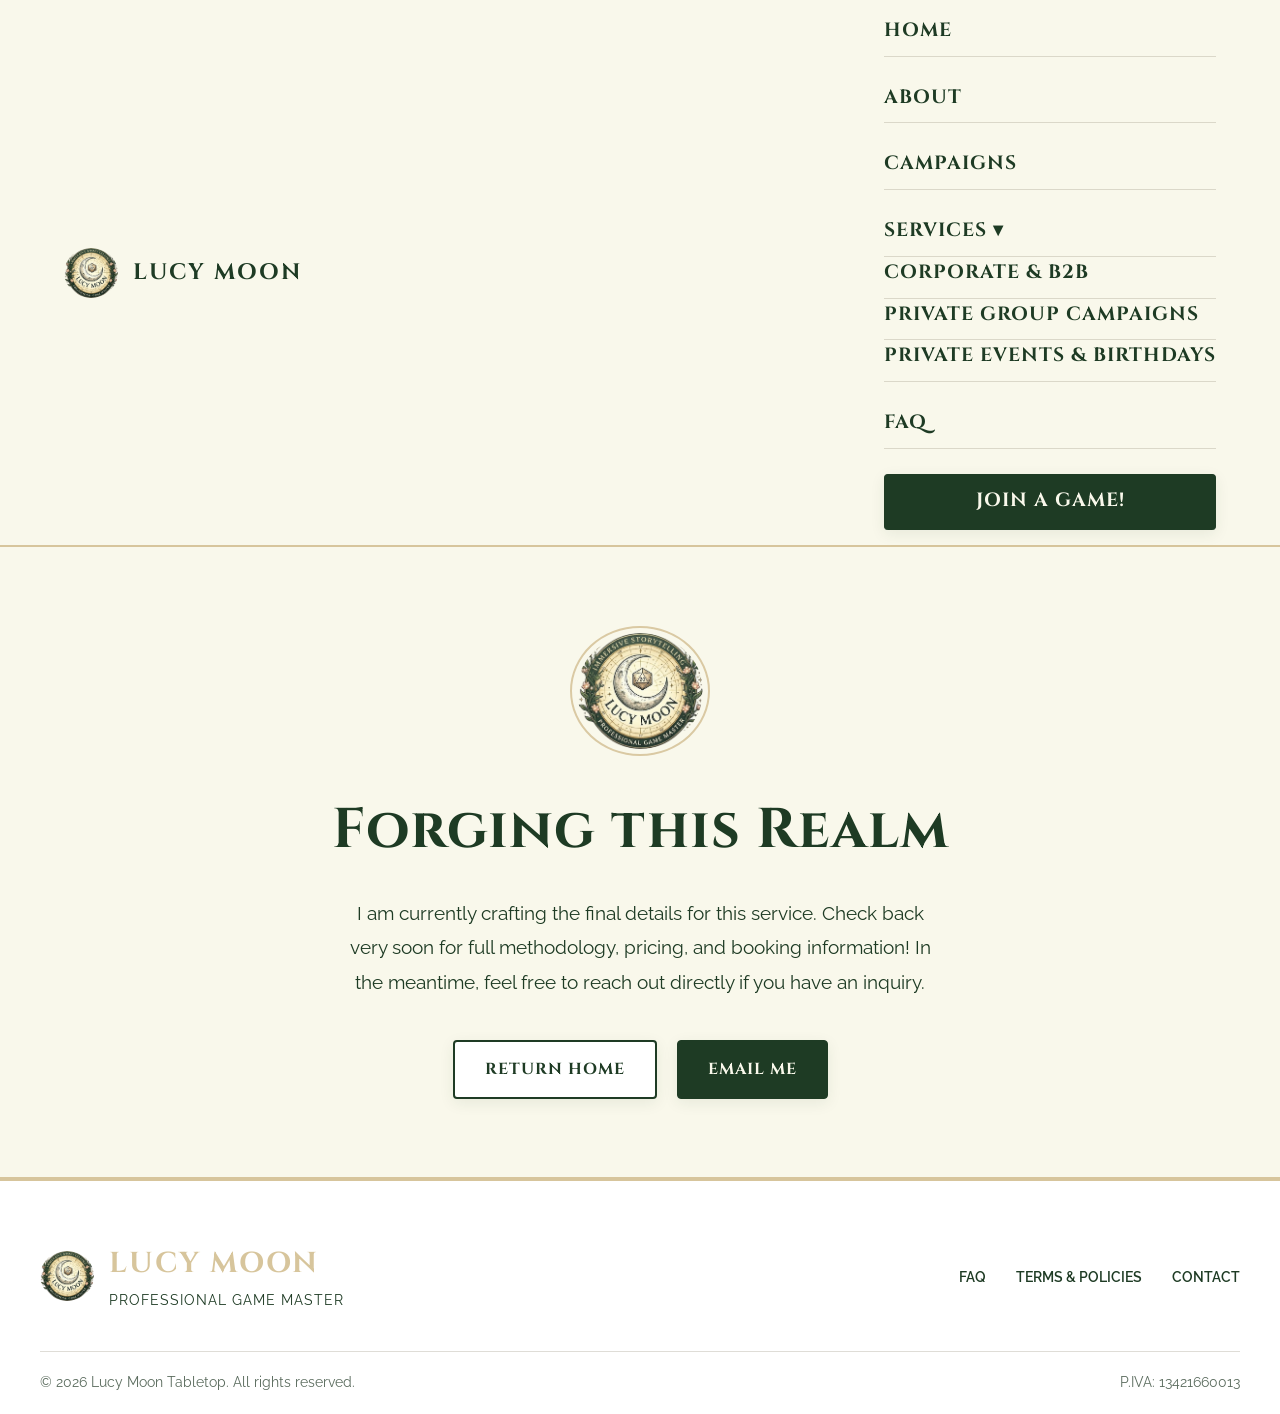
<file: corporate.html>
<!DOCTYPE html>
<html lang="en">
<head>
    <meta charset="UTF-8">
    <meta name="viewport" content="width=device-width, initial-scale=1.0">
    <title>Under Construction | Lucy Moon Tabletop</title>
    <link rel="icon" type="image/png" href="lucy-favicon.png">
    <link href="https://fonts.googleapis.com/css2?family=Cinzel:wght@500;700&family=Raleway:wght@300;400;600;700&display=swap" rel="stylesheet">
    <link rel="stylesheet" href="style.css">
    <script defer src="https://cloud.umami.is/script.js" data-website-id="41b2ca44-fd3a-4be9-8f79-754431b53675"></script>
</head>
<body>

    <nav class="navbar">
        <a href="index.html" class="logo">
            <img src="lucy-logo.png" alt="Lucy Moon Professional Game Master Logo">
            <span class="logo-text">LUCY MOON</span>
        </a>
        <ul class="nav-links">
            <li><a href="index.html">Home</a></li>
            <li><a href="about.html">About</a></li>
            <li><a href="campaigns.html">Campaigns</a></li>
            
            <li class="dropdown">
                <a href="#" class="dropbtn">Services ▾</a>
                <div class="dropdown-content">
                    <a href="corporate.html">Corporate & B2B</a>
                    <a href="private-campaigns.html">Private Group Campaigns</a>
                    <a href="private-events.html">Private Events & Birthdays</a>
                </div>
            </li>
            
            <li><a href="faq.html">FAQ</a></li>
            <li><a href="index.html#campaigns" class="btn-primary-small">Join a Game!</a></li>
        </ul>
    </nav>

    <main class="construction-container">
        <img src="lucy-logo.png" alt="Lucy Moon Seal" class="construction-logo">
        <h1>Forging this Realm</h1>
        <p>I am currently crafting the final details for this service. Check back very soon for full methodology, pricing, and booking information! In the meantime, feel free to reach out directly if you have an inquiry.</p>
        <div class="construction-buttons">
            <a href="index.html" class="btn-secondary">Return Home</a>
            <a href="mailto:lucymoontabletop@gmail.com" class="btn-primary">Email Me</a>
        </div>
    </main>

    <footer class="footer">
        <div class="footer-container">
            <div class="footer-brand">
                <img src="lucy-logo.png" alt="Lucy Moon Seal">
                <div class="footer-brand-text">
                    <h3>LUCY MOON</h3>
                    <p>Professional Game Master</p>
                </div>
            </div>
            <div class="footer-links">
                <a href="faq.html">FAQ</a>
                <a href="policies.html">Terms & Policies</a>
                <a href="mailto:lucymoontabletop@gmail.com">Contact</a>
            </div>
        </div>
        <div class="footer-legal">
            <p>&copy; 2026 Lucy Moon Tabletop. All rights reserved.</p>
            <p>P.IVA: 13421660013</p>
        </div>
    </footer>

</body>
</html>
</file>
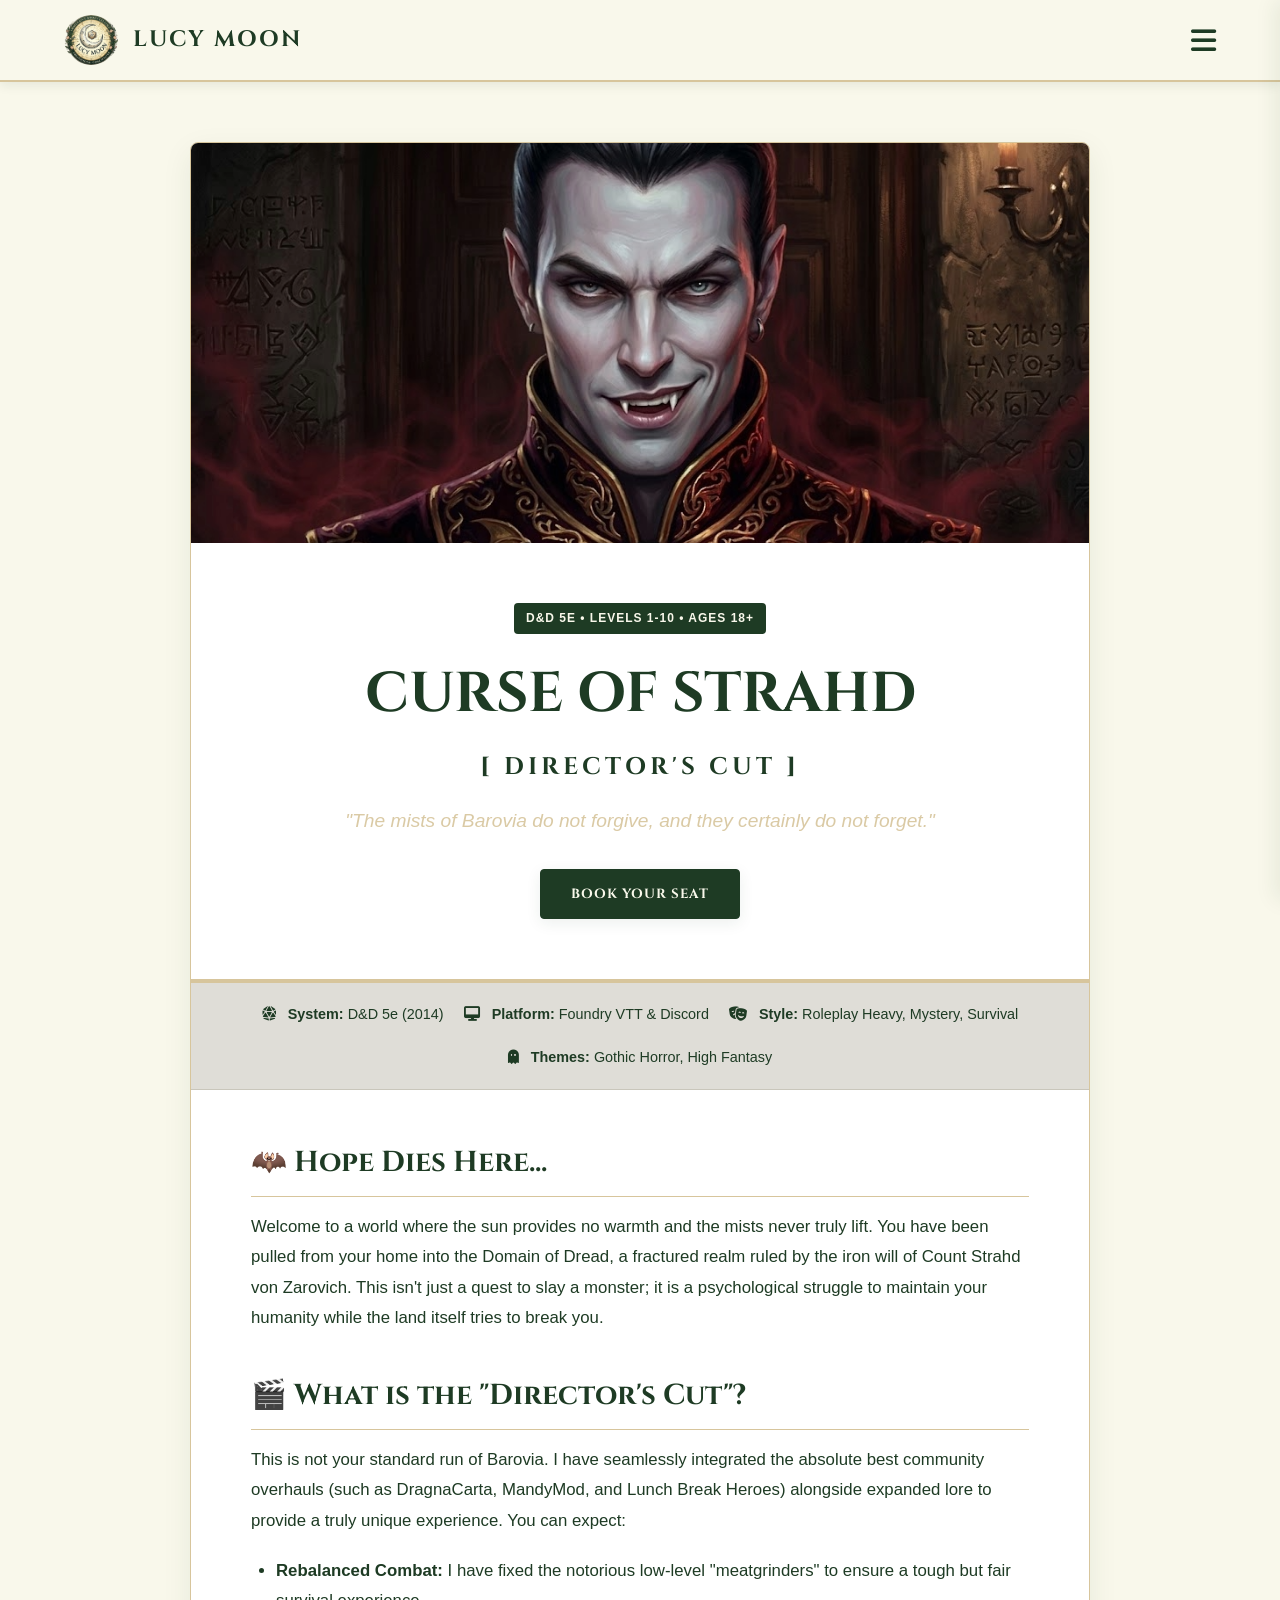
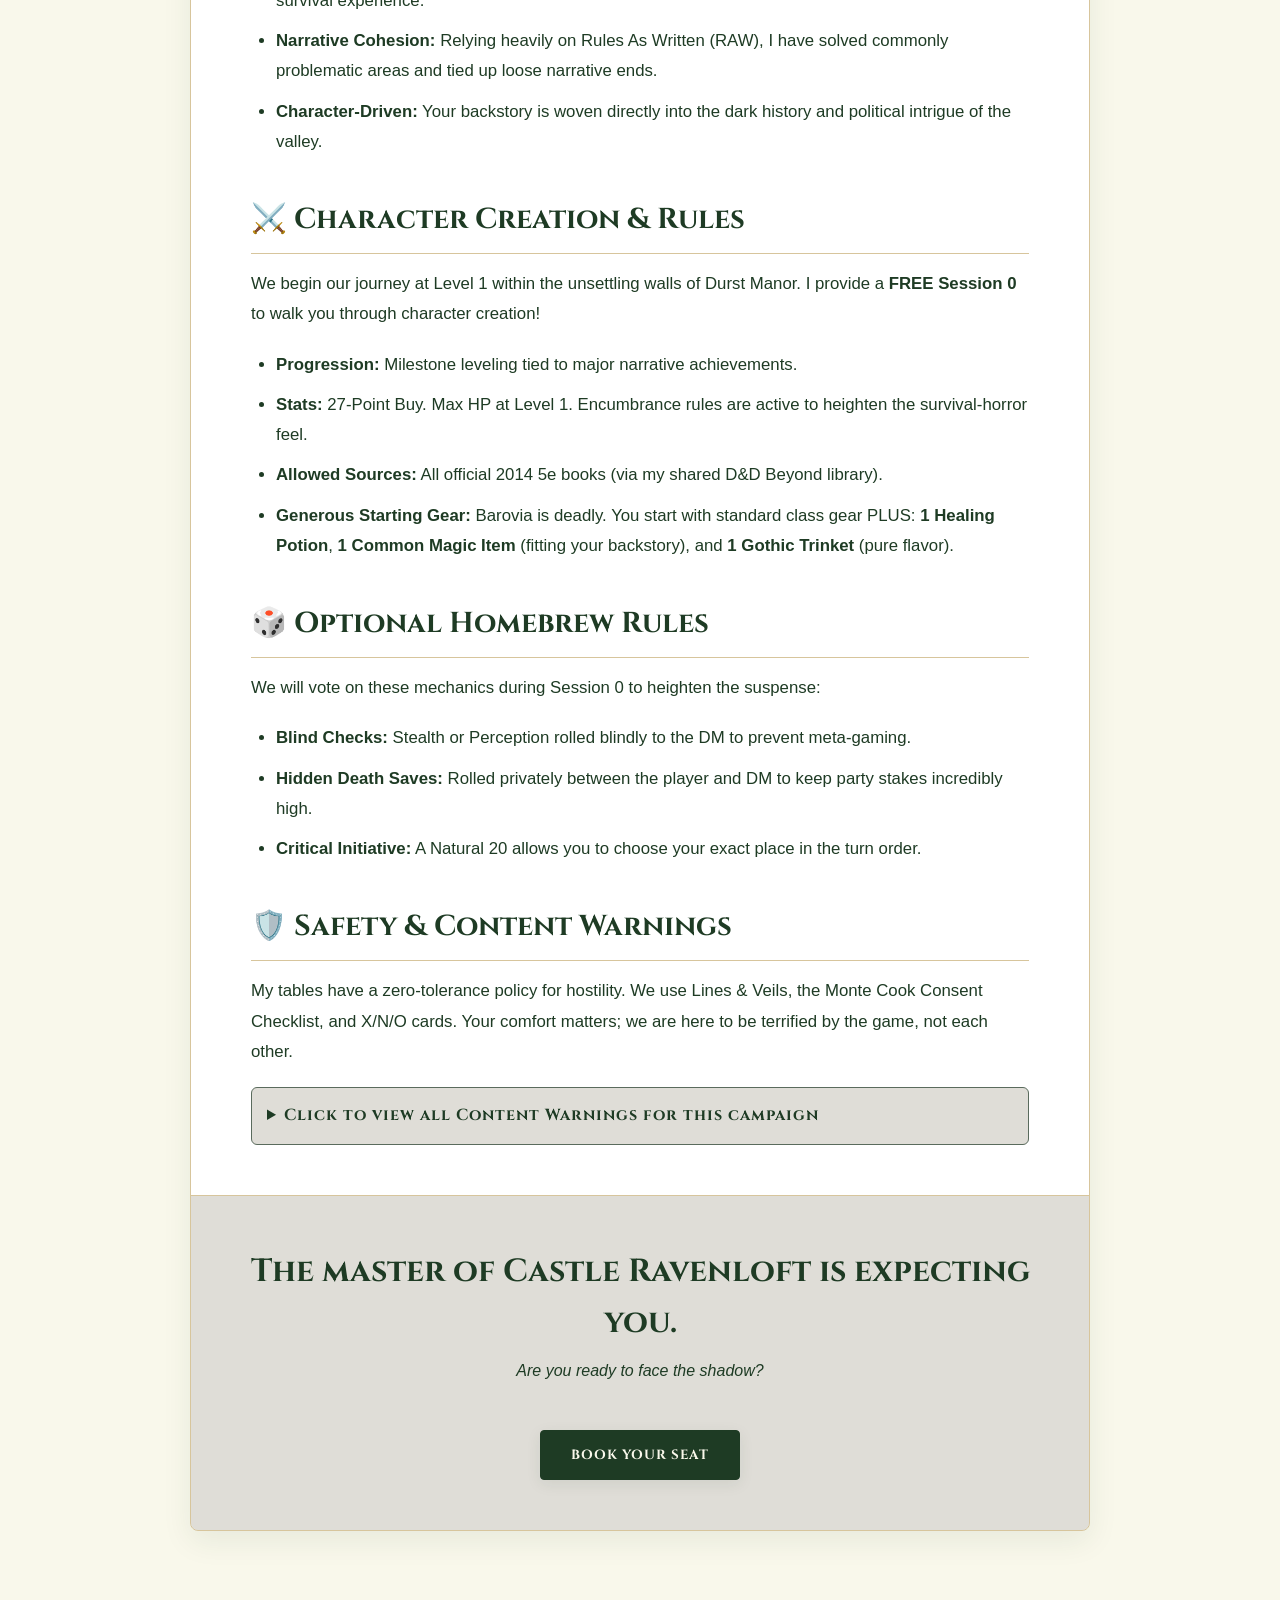
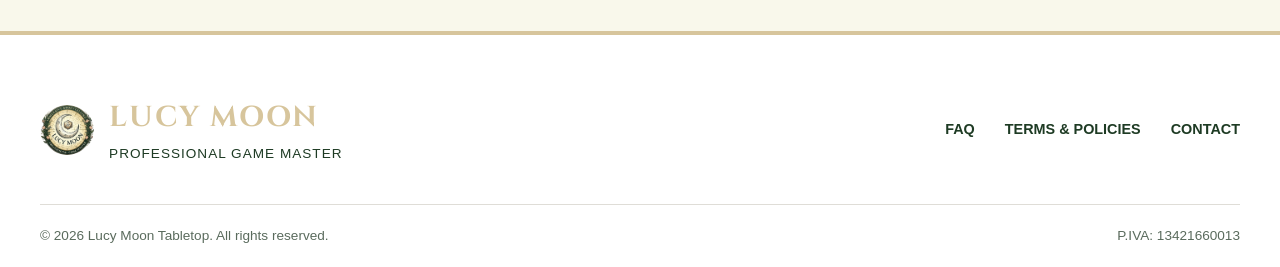
<file: cos-directors-cut.html>
<!DOCTYPE html>
<html lang="en" data-theme="light">
<head>
    <meta charset="UTF-8">
    <meta name="viewport" content="width=device-width, initial-scale=1.0">
    <title>Curse of Strahd: Director's Cut | Lucy Moon Tabletop</title>
    <link rel="icon" type="image/png" href="lucy-favicon.png">
    
    <!-- Fonts -->
    <link rel="preconnect" href="https://fonts.googleapis.com">
    <link rel="preconnect" href="https://fonts.gstatic.com" crossorigin>
    <link href="https://fonts.googleapis.com/css2?family=Cinzel:wght@500;700&family=Inter:wght@400;600;700&display=swap" rel="stylesheet">
    
    <!-- FontAwesome -->
    <link rel="stylesheet" href="https://cdnjs.cloudflare.com/ajax/libs/font-awesome/6.4.0/css/all.min.css">
    
    <!-- Primary Stylesheet -->
    <link rel="stylesheet" href="style.css">

    <!-- Umami Analytics -->
    <script defer src="https://cloud.umami.is/script.js" data-website-id="41b2ca44-fd3a-4be9-8f79-754431b53675"></script>
</head>
<body>

    <!-- RESPONSIVE NAVIGATION BAR -->
    <nav class="navbar">
        <a href="index.html" class="logo">
            <img src="lucy-logo.png" alt="Lucy Moon Professional Game Master Logo" onerror="this.src='https://via.placeholder.com/48'">
            <span class="logo-text">LUCY MOON</span>
        </a>
        
        <div class="nav-links-desktop" style="display: flex; gap: 24px; align-items: center; display: none;">
            <a href="about.html" style="text-decoration: none; color: var(--accent-primary); font-weight: 700;">About</a>
            <a href="campaigns.html" style="text-decoration: none; color: var(--text-primary); font-weight: 600;">Campaigns</a>
            <a href="policies.html" style="text-decoration: none; color: var(--text-primary); font-weight: 600;">Policies</a>
            <a href="faq.html" style="text-decoration: none; color: var(--text-primary); font-weight: 600;">FAQ</a>
            <button id="theme-toggle-desktop" class="nav-icon-btn" aria-label="Toggle Theme"><i class="fas fa-moon"></i></button>
            <a href="index.html#campaigns" class="btn-primary-small">Join a Game</a>
        </div>

        <div class="nav-actions">
            <button id="drawer-btn" class="nav-icon-btn" aria-label="Open Menu">
                <i class="fas fa-bars"></i>
            </button>
        </div>
    </nav>



    <!-- MOBILE NAVIGATION DRAWER -->
    <div class="drawer-overlay" id="drawer-overlay"></div>
    <div class="nav-drawer" id="nav-drawer">
        <button class="close-btn" id="close-btn" aria-label="Close Menu">
            <i class="fas fa-times"></i>
        </button>
        
        <button id="theme-toggle" class="nav-icon-btn" style="width: 100%; justify-content: flex-start; margin-bottom: 24px; font-size: 1rem;">
            <i class="fas fa-moon" style="margin-right: 8px;"></i> Toggle Theme
        </button>
        
        <ul class="nav-links">
            <li><a href="index.html">Home</a></li>
            <li><a href="about.html">About</a></li>
            <li><a href="campaigns.html">Campaigns</a></li>
            <li><a href="index.html#campaigns">Campaigns</a></li>
            <li><a href="underconstruction.html">Private Groups</a></li>
            <li><a href="faq.html">FAQ</a></li>
            <li style="margin-top: 24px;"><a href="index.html#campaigns" class="btn-primary-small full-width">Join a Game!</a></li>
        </ul>
    </div>

    <!-- CAMPAIGN DOSSIER -->
    <main class="dossier-container">
        
        <!-- Hero Image -->
        <div class="dossier-hero-img">
            <img src="cos.png" alt="A sinister portrait of Count Strahd von Zarovich smiling in a dark stone corridor with glowing red mist.">
        </div>

        <!-- Header -->
        <div class="dossier-header">
            <span class="badge" style="margin-bottom: 16px;">D&D 5e • Levels 1-10 • Ages 18+</span>
            
            <h1>CURSE OF STRAHD</h1>
            <h2 style="font-size: 1.5rem; color: var(--accent-primary); letter-spacing: 4px; margin-top: 8px;">[ DIRECTOR'S CUT ]</h2>
            
            <p class="dossier-quote">"The mists of Barovia do not forgive, and they certainly do not forget."</p>
            
            <div style="margin-top: 32px;">
                <button class="btn-primary open-subscribe-modal">Book Your Seat</button>
            </div>
        </div>

        <!-- Campaign Specs -->
        <div class="dossier-specs">
            <div class="spec-item"><i class="fas fa-dice-d20" style="color: var(--accent-primary); margin-right: 8px;"></i> <strong>System:</strong> D&D 5e (2014)</div>
            <div class="spec-item"><i class="fas fa-desktop" style="color: var(--accent-primary); margin-right: 8px;"></i> <strong>Platform:</strong> Foundry VTT & Discord</div>
            <div class="spec-item"><i class="fas fa-theater-masks" style="color: var(--accent-primary); margin-right: 8px;"></i> <strong>Style:</strong> Roleplay Heavy, Mystery, Survival</div>
            <div class="spec-item"><i class="fas fa-ghost" style="color: var(--accent-primary); margin-right: 8px;"></i> <strong>Themes:</strong> Gothic Horror, High Fantasy</div>
        </div>

        <!-- Main Content -->
        <div class="dossier-content">
            
            <h3>🦇 Hope Dies Here...</h3>
            <p>Welcome to a world where the sun provides no warmth and the mists never truly lift. You have been pulled from your home into the Domain of Dread, a fractured realm ruled by the iron will of Count Strahd von Zarovich. This isn't just a quest to slay a monster; it is a psychological struggle to maintain your humanity while the land itself tries to break you.</p>

            <h3>🎬 What is the "Director's Cut"?</h3>
            <p>This is not your standard run of Barovia. I have seamlessly integrated the absolute best community overhauls (such as DragnaCarta, MandyMod, and Lunch Break Heroes) alongside expanded lore to provide a truly unique experience. You can expect:</p>
            <ul>
                <li><strong>Rebalanced Combat:</strong> I have fixed the notorious low-level "meatgrinders" to ensure a tough but fair survival experience.</li>
                <li><strong>Narrative Cohesion:</strong> Relying heavily on Rules As Written (RAW), I have solved commonly problematic areas and tied up loose narrative ends.</li>
                <li><strong>Character-Driven:</strong> Your backstory is woven directly into the dark history and political intrigue of the valley.</li>
            </ul>

            <h3>⚔️ Character Creation & Rules</h3>
            <p>We begin our journey at Level 1 within the unsettling walls of Durst Manor. I provide a <strong>FREE Session 0</strong> to walk you through character creation!</p>
            <ul>
                <li><strong>Progression:</strong> Milestone leveling tied to major narrative achievements.</li>
                <li><strong>Stats:</strong> 27-Point Buy. Max HP at Level 1. Encumbrance rules are active to heighten the survival-horror feel.</li>
                <li><strong>Allowed Sources:</strong> All official 2014 5e books (via my shared D&D Beyond library).</li>
                <li><strong>Generous Starting Gear:</strong> Barovia is deadly. You start with standard class gear PLUS: <strong>1 Healing Potion</strong>, <strong>1 Common Magic Item</strong> (fitting your backstory), and <strong>1 Gothic Trinket</strong> (pure flavor).</li>
            </ul>

            <h3>🎲 Optional Homebrew Rules</h3>
            <p>We will vote on these mechanics during Session 0 to heighten the suspense:</p>
            <ul>
                <li><strong>Blind Checks:</strong> Stealth or Perception rolled blindly to the DM to prevent meta-gaming.</li>
                <li><strong>Hidden Death Saves:</strong> Rolled privately between the player and DM to keep party stakes incredibly high.</li>
                <li><strong>Critical Initiative:</strong> A Natural 20 allows you to choose your exact place in the turn order.</li>
            </ul>

            <h3>🛡️ Safety & Content Warnings</h3>
            <p>My tables have a zero-tolerance policy for hostility. We use Lines & Veils, the Monte Cook Consent Checklist, and X/N/O cards. Your comfort matters; we are here to be terrified by the game, not each other.</p>
            
            <details class="content-warnings">
                <summary>Click to view all Content Warnings for this campaign</summary>
                <div class="warnings-grid">
                    <ul>
                        <li>Abuse (Emotional/Physical)</li>
                        <li>Blood & Gore</li>
                        <li>Body Horror</li>
                        <li>Character/Animal Death</li>
                        <li>Child Abandonment/Death</li>
                        <li>Cults & Demons/Fiends</li>
                    </ul>
                    <ul>
                        <li>Drugs/Alcohol (Addiction/Use)</li>
                        <li>Extreme Violence / Execution</li>
                        <li>Kidnapping & Hostages</li>
                        <li>Mind Control / Alteration</li>
                        <li>Mutilation & Scars</li>
                        <li>Suicide & Trauma</li>
                        <li>Spiders, Snakes & Insects</li>
                    </ul>
                </div>
            </details>

        </div>

        <div class="dossier-cta">
            <h2>The master of Castle Ravenloft is expecting you.</h2>
            <p style="color: var(--accent-primary);">Are you ready to face the shadow?</p>
            <button class="btn-primary open-subscribe-modal" style="margin-top: 16px;">Book Your Seat</button>
        </div>
    </main>

    <!-- SUBSCRIPTION MODAL -->
    <div id="subscribe-modal" class="modal-overlay">
        <div class="modal-content">
            <span class="close-modal" id="close-subscribe-modal">&times;</span>
            <h3 style="font-family: var(--font-heading); color: var(--text-primary); margin-bottom: 8px; font-size: 1.5rem;">Select Your Table</h3>
            <p style="font-size: 1rem; margin-bottom: 24px; color: var(--text-secondary);">Choose the schedule that works best for you:</p>
            
            <!-- Mandatory Legal Notice for Automated Stripe Charges -->
            <div style="background-color: var(--border-subtle); padding: 16px; border-radius: 4px; margin-bottom: 24px; text-align: left; font-size: 0.875rem;">
                <strong><i class="fas fa-lock" style="color: var(--accent-secondary);"></i> Secure Off-Session Billing</strong><br>
                Booking securely saves your card. <strong>You will not be charged today.</strong> Your card is automatically charged exactly 1 hour after each session begins. 
            </div>

            <div class="modal-options">
                <!-- Ensure links map to your n8n SetupIntent webhooks -->
                <a href="https://buy.stripe.com/8x2cN6gCa0gh7b7bAK4F200" class="modal-option-card">
                    <span class="modal-time"><span class="local-time" data-time="2026-05-12T09:00:00Z" data-format="weekly">Tuesdays, 11:00 AM CEST</span></span>
                    <span class="modal-price">€35.00 EUR / session</span>
                </a>

                <a href="https://buy.stripe.com/4gM14odpY1kl1QNgV44F202" class="modal-option-card">
                    <span class="modal-time"><span class="local-time" data-time="2026-05-13T18:00:00Z" data-format="weekly">Wednesdays, 8:00 PM CEST</span></span>
                    <span class="modal-price">€35.00 EUR / session</span>
                </a>

                <a href="https://startplaying.games/adventure/cmn5p662m00cul104rgiy9ohe?ref=cmi353rqw0089jp04u6ief5r8" class="modal-option-card">
                    <span class="modal-time"><span class="local-time" data-time="2026-05-14T09:00:00Z" data-format="weekly">Thursdays, 11:00 AM CEST</span></span>
                    <span class="modal-price">Hosted via StartPlaying • €35.00 EUR / session</span>
                </a>
            </div>
        </div>
    </div>

    <!-- FOOTER -->
    <footer class="footer">
        <div class="footer-container">
            <div class="footer-brand">
                <img src="lucy-logo.png" alt="Lucy Moon Seal" onerror="this.src='https://via.placeholder.com/48'">
                <div class="footer-brand-text">
                    <h3>LUCY MOON</h3>
                    <p>Professional Game Master</p>
                </div>
            </div>
            <div class="footer-links">
                <a href="faq.html">FAQ</a>
                <a href="policies.html">Terms & Policies</a>
                <a href="mailto:lucymoontabletop@gmail.com">Contact</a>
            </div>
        </div>
        <div class="footer-legal">
            <span>&copy; 2026 Lucy Moon Tabletop. All rights reserved.</span>
            <span>P.IVA: 13421660013</span>
        </div>
    </footer>

    <script src="timezone.js"></script>
    <script src="scripts.js"></script>
    <script>
        // Drawer Logic
        const drawerBtn = document.getElementById('drawer-btn');
        const closeBtn = document.getElementById('close-btn');
        const navDrawer = document.getElementById('nav-drawer');
        const drawerOverlay = document.getElementById('drawer-overlay');

        function toggleDrawer() {
            navDrawer.classList.toggle('active');
            drawerOverlay.classList.toggle('active');
        }

        if(drawerBtn) drawerBtn.addEventListener('click', toggleDrawer);
        if(closeBtn) closeBtn.addEventListener('click', toggleDrawer);
        if(drawerOverlay) drawerOverlay.addEventListener('click', toggleDrawer);

        // Dark Mode Logic
        function toggleTheme() {
            const htmlElement = document.documentElement;
            const currentTheme = htmlElement.getAttribute('data-theme');
            const newTheme = currentTheme === 'light' ? 'dark' : 'light';
            htmlElement.setAttribute('data-theme', newTheme);
            
            document.querySelectorAll('#theme-toggle i, #theme-toggle-desktop i').forEach(icon => {
                if(newTheme === 'dark') {
                    icon.classList.remove('fa-moon');
                    icon.classList.add('fa-sun');
                } else {
                    icon.classList.remove('fa-sun');
                    icon.classList.add('fa-moon');
                }
            });
        }

        const themeBtn = document.getElementById('theme-toggle');
        const themeBtnDesktop = document.getElementById('theme-toggle-desktop');
        
        if(themeBtn) themeBtn.addEventListener('click', toggleTheme);
        if(themeBtnDesktop) themeBtnDesktop.addEventListener('click', toggleTheme);

        // Modal Logic
        const modal = document.getElementById('subscribe-modal');
        const openModalBtns = document.querySelectorAll('.open-subscribe-modal');
        const closeModalBtn = document.getElementById('close-subscribe-modal');

        openModalBtns.forEach(btn => {
            btn.addEventListener('click', (e) => {
                e.preventDefault();
                modal.style.display = 'flex';
            });
        });

        if(closeModalBtn) {
            closeModalBtn.addEventListener('click', () => {
                modal.style.display = 'none';
            });
        }

        window.addEventListener('click', (e) => {
            if (e.target === modal) {
                modal.style.display = 'none';
            }
        });
    </script>
</body>
</html>
</file>
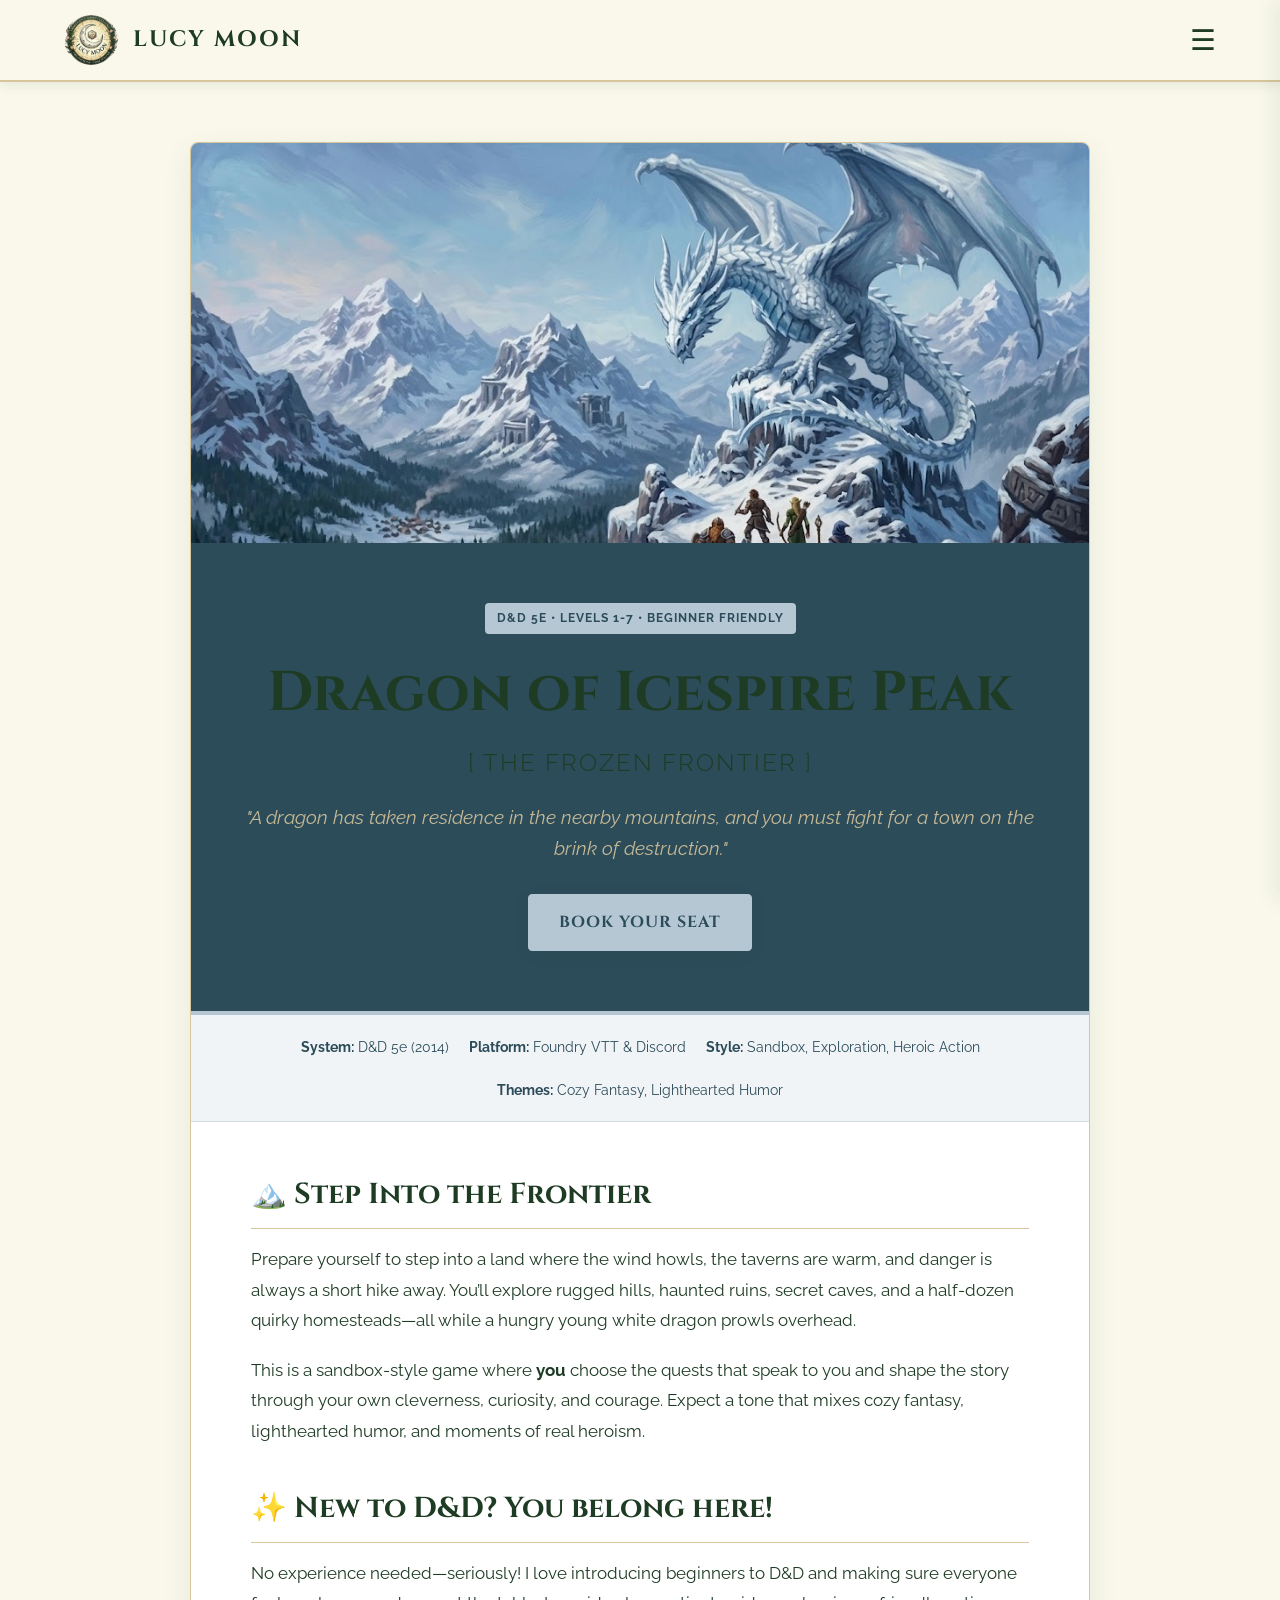
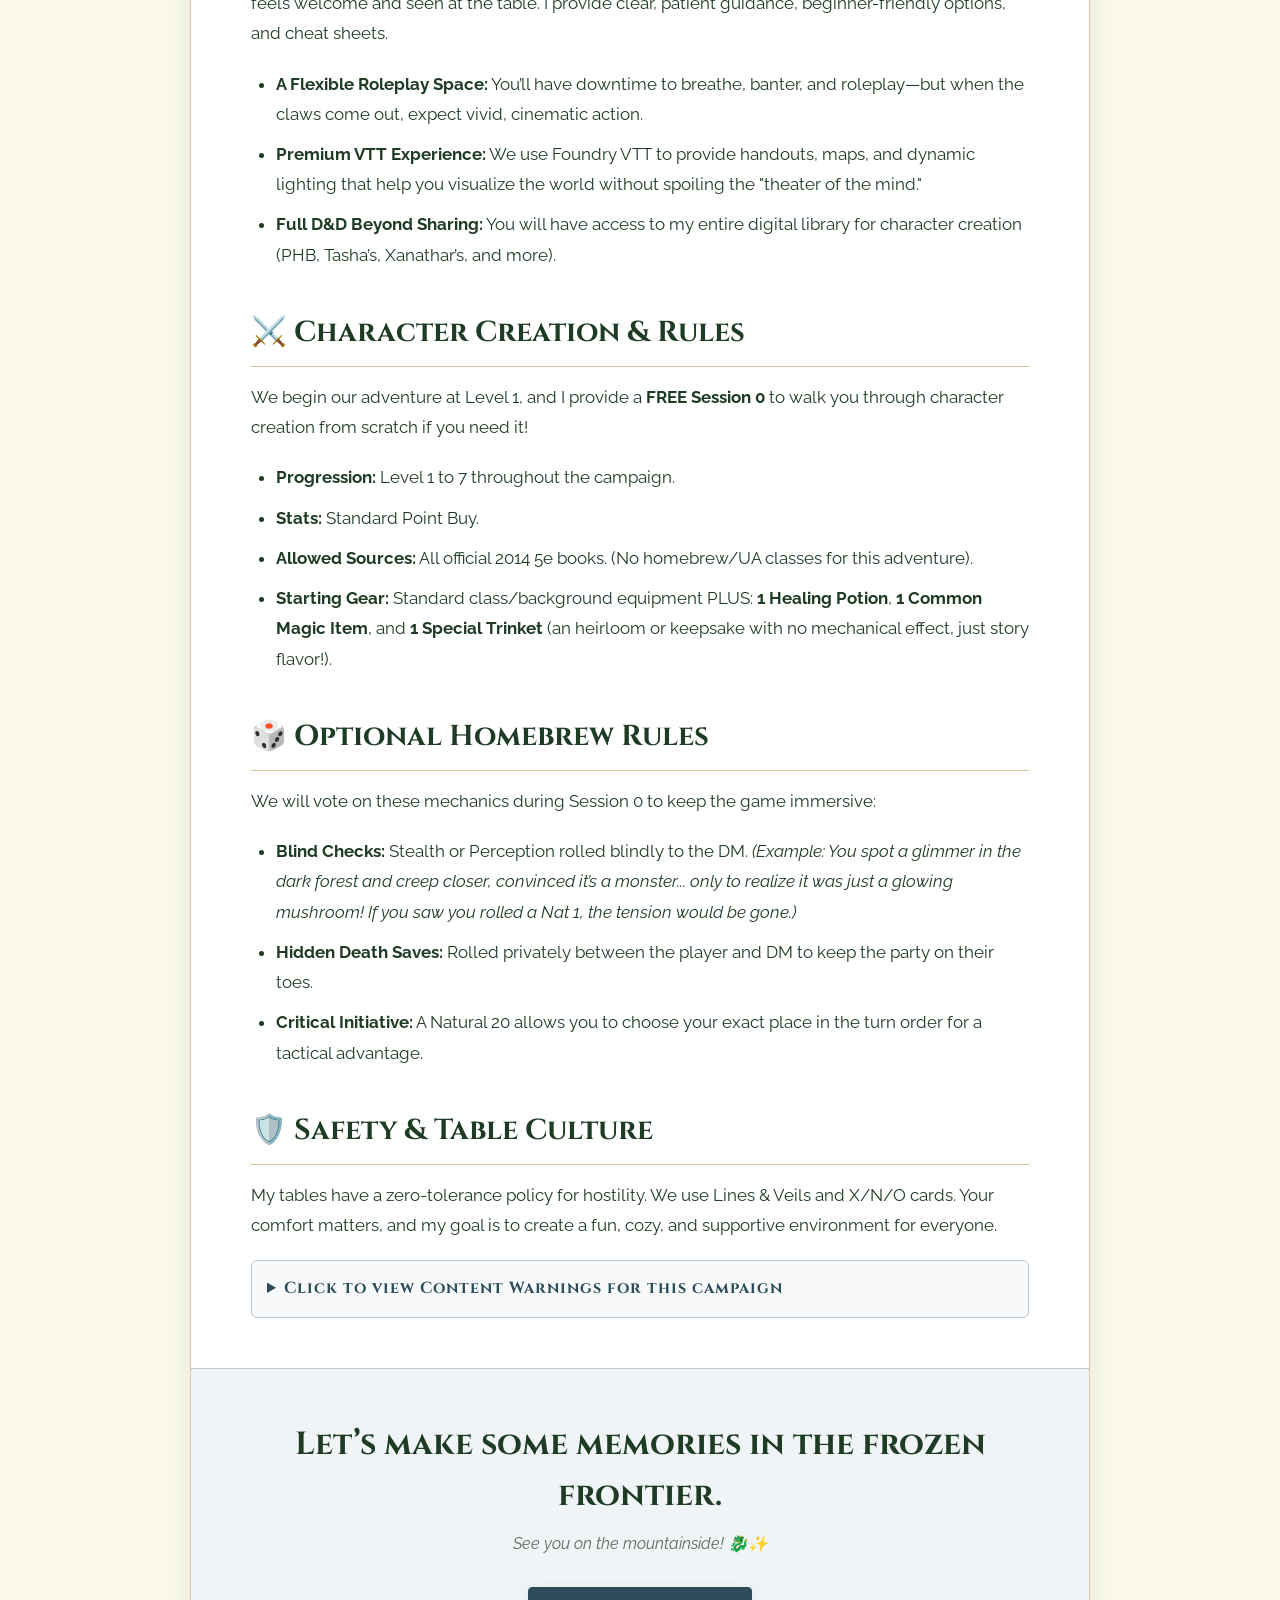
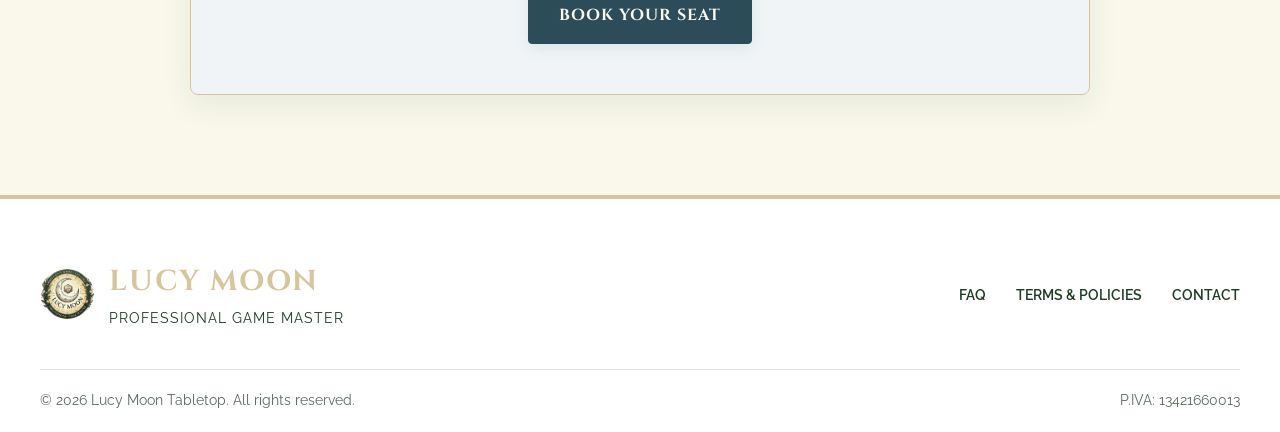
<file: doip.html>
<!DOCTYPE html>
<html lang="en">
<head>
    <meta charset="UTF-8">
    <meta name="viewport" content="width=device-width, initial-scale=1.0">
    <title>Dragon of Icespire Peak | Lucy Moon Tabletop</title>
    <link rel="icon" type="image/png" href="lucy-favicon.png">
    <link href="https://fonts.googleapis.com/css2?family=Cinzel:wght@500;700&family=Raleway:wght@300;400;600;700&display=swap" rel="stylesheet">
    <link rel="stylesheet" href="style.css">
    <script defer src="https://cloud.umami.is/script.js" data-website-id="41b2ca44-fd3a-4be9-8f79-754431b53675"></script>
</head>
<body>

    
<!-- Minimalist Static Header -->
<nav class="navbar">
    <a href="index.html" class="logo">
        <img src="lucy-logo.png" alt="Lucy Moon Professional Game Master Logo">
        <span class="logo-text">LUCY MOON</span>
    </a>
    
    <div class="nav-actions">
        <button id="drawer-open" class="nav-icon-btn" aria-label="Open Menu">☰</button>
    </div>
</nav>

<!-- Hidden Side Drawer -->
<div id="nav-drawer" class="nav-drawer">
    <button id="drawer-close" class="nav-icon-btn close-btn" aria-label="Close Menu">✕</button>
    <button id="theme-toggle" class="nav-icon-btn" aria-label="Toggle Theme">Dark mode 🌓 Light mode</button>
    <ul class="nav-links">
        <li><a href="index.html">Home</a></li>
        <li><a href="about.html">About</a></li>
        <li><a href="campaigns.html">Campaigns</a></li>
        <li><a href="underconstruction.html">Private Campaigns</a></li>
        <li><a href="underconstruction.html">Corporate & B2B</a></li>
        <li><a href="faq.html">FAQ</a></li>
        <li style="margin-top: 20px;"><a href="campaigns.html" class="btn-primary-small full-width">Join a Game!</a></li>
    </ul>
</div>

<!-- Darkening Overlay -->
<div id="drawer-overlay" class="drawer-overlay"></div>

    <main class="dossier-container">

        <div class="dossier-hero-img">
            <img src="doip.png" alt="A powerful white dragon perches on a snowy mountain peak overlooking Phandalin as a party approaches.">
        </div>

        <div class="dossier-header" style="background-color: #2c4c5a; border-bottom: 4px solid #b5c7d3; border-top: none; border-top-left-radius: 0; border-top-right-radius: 0;">
            <span class="badge" style="margin-bottom: 15px; display: inline-block; background-color: #b5c7d3; color: #2c4c5a;">D&D 5e • Levels 1-7 • Beginner Friendly</span>
            <h1>Dragon of Icespire Peak</h1>
            <h2 style="font-family: var(--font-body); font-weight: 300; font-size: 1.5rem; letter-spacing: 2px;">[ THE FROZEN FRONTIER ]</h2>
            <p class="dossier-quote">"A dragon has taken residence in the nearby mountains, and you must fight for a town on the brink of destruction."</p>
            
            <div style="margin-top: 30px;">
                <a href="https://startplaying.games/adventure/cmilt9qb4004tl2041p2bd3wp?ref=cmi353rqw0089jp04u6ief5r8" target="_blank" rel="noopener noreferrer"  class="btn-primary" style="background-color: #b5c7d3; color: #2c4c5a; border-color: #b5c7d3;">Book Your Seat</a>
            </div>
        </div>

        <div class="dossier-specs" style="background-color: rgba(181, 199, 211, 0.2); border-bottom: 1px solid rgba(181, 199, 211, 0.5);">
            <div class="spec-item" style="color: #2c4c5a;"><strong>System:</strong> D&D 5e (2014)</div>
            <div class="spec-item" style="color: #2c4c5a;"><strong>Platform:</strong> Foundry VTT & Discord</div>
            <div class="spec-item" style="color: #2c4c5a;"><strong>Style:</strong> Sandbox, Exploration, Heroic Action</div>
            <div class="spec-item" style="color: #2c4c5a;"><strong>Themes:</strong> Cozy Fantasy, Lighthearted Humor</div>
        </div>

        <div class="dossier-content">
            
            <h3>🏔️ Step Into the Frontier</h3>
            <p>Prepare yourself to step into a land where the wind howls, the taverns are warm, and danger is always a short hike away. You’ll explore rugged hills, haunted ruins, secret caves, and a half-dozen quirky homesteads—all while a hungry young white dragon prowls overhead.</p>
            <p>This is a sandbox-style game where <strong>you</strong> choose the quests that speak to you and shape the story through your own cleverness, curiosity, and courage. Expect a tone that mixes cozy fantasy, lighthearted humor, and moments of real heroism.</p>

            <h3>✨ New to D&D? You belong here!</h3>
            <p>No experience needed—seriously! I love introducing beginners to D&D and making sure everyone feels welcome and seen at the table. I provide clear, patient guidance, beginner-friendly options, and cheat sheets.</p>
            <ul>
                <li><strong>A Flexible Roleplay Space:</strong> You’ll have downtime to breathe, banter, and roleplay—but when the claws come out, expect vivid, cinematic action.</li>
                <li><strong>Premium VTT Experience:</strong> We use Foundry VTT to provide handouts, maps, and dynamic lighting that help you visualize the world without spoiling the "theater of the mind."</li>
                <li><strong>Full D&D Beyond Sharing:</strong> You will have access to my entire digital library for character creation (PHB, Tasha’s, Xanathar’s, and more).</li>
            </ul>

            <h3>⚔️ Character Creation & Rules</h3>
            <p>We begin our adventure at Level 1, and I provide a <strong>FREE Session 0</strong> to walk you through character creation from scratch if you need it!</p>
            <ul>
                <li><strong>Progression:</strong> Level 1 to 7 throughout the campaign.</li>
                <li><strong>Stats:</strong> Standard Point Buy.</li>
                <li><strong>Allowed Sources:</strong> All official 2014 5e books. (No homebrew/UA classes for this adventure).</li>
                <li><strong>Starting Gear:</strong> Standard class/background equipment PLUS: <strong>1 Healing Potion</strong>, <strong>1 Common Magic Item</strong>, and <strong>1 Special Trinket</strong> (an heirloom or keepsake with no mechanical effect, just story flavor!).</li>
            </ul>

            <h3>🎲 Optional Homebrew Rules</h3>
            <p>We will vote on these mechanics during Session 0 to keep the game immersive:</p>
            <ul>
                <li><strong>Blind Checks:</strong> Stealth or Perception rolled blindly to the DM. <em>(Example: You spot a glimmer in the dark forest and creep closer, convinced it’s a monster... only to realize it was just a glowing mushroom! If you saw you rolled a Nat 1, the tension would be gone.)</em></li>
                <li><strong>Hidden Death Saves:</strong> Rolled privately between the player and DM to keep the party on their toes.</li>
                <li><strong>Critical Initiative:</strong> A Natural 20 allows you to choose your exact place in the turn order for a tactical advantage.</li>
            </ul>

            <h3>🛡️ Safety & Table Culture</h3>
            <p>My tables have a zero-tolerance policy for hostility. We use Lines & Veils and X/N/O cards. Your comfort matters, and my goal is to create a fun, cozy, and supportive environment for everyone.</p>
            
            <details class="content-warnings" style="border-color: #b5c7d3; background-color: rgba(181, 199, 211, 0.1);">
                <summary style="color: #2c4c5a;">Click to view Content Warnings for this campaign</summary>
                <div class="warnings-grid" style="border-top-color: #b5c7d3;">
                    <ul>
                        <li>Fantasy Violence & Combat</li>
                        <li>Animal/Monster Threats</li>
                        <li>Freezing/Cold Weather Hazards</li>
                    </ul>
                    <ul>
                        <li>Heights & Falling Risks</li>
                        <li>Minor Spiders/Insects</li>
                        <li>Undead/Ghosts</li>
                    </ul>
                </div>
            </details>

        </div>

        <div class="dossier-cta" style="background-color: rgba(181, 199, 211, 0.2); border-top-color: #b5c7d3;">
            <h2>Let’s make some memories in the frozen frontier.</h2>
            <p>See you on the mountainside! 🐉✨</p>
            <a href="https://startplaying.games/adventure/cmilt9qb4004tl2041p2bd3wp?ref=cmi353rqw0089jp04u6ief5r8" target="_blank" rel="noopener noreferrer" class="btn-primary" style="background-color: #2c4c5a; border-color: #2c4c5a;">Book Your Seat</a>
        </div>

    </main>

    <footer class="footer">
        <div class="footer-container">
            <div class="footer-brand">
                <img src="lucy-logo.png" alt="Lucy Moon Seal">
                <div class="footer-brand-text">
                    <h3>LUCY MOON</h3>
                    <p>Professional Game Master</p>
                </div>
            </div>
            <div class="footer-links">
                <a href="faq.html">FAQ</a>
                <a href="policies.html">Terms & Policies</a>
                <a href="mailto:lucymoontabletop@gmail.com">Contact</a>
            </div>
        </div>
        <div class="footer-legal">
            <p>&copy; 2026 Lucy Moon Tabletop. All rights reserved.</p>
            <p>P.IVA: 13421660013</p>
        </div>
    </footer>

    <script src="timezone.js"></script>
    <script src="scripts.js"></script>
</body>
</html>
</file>
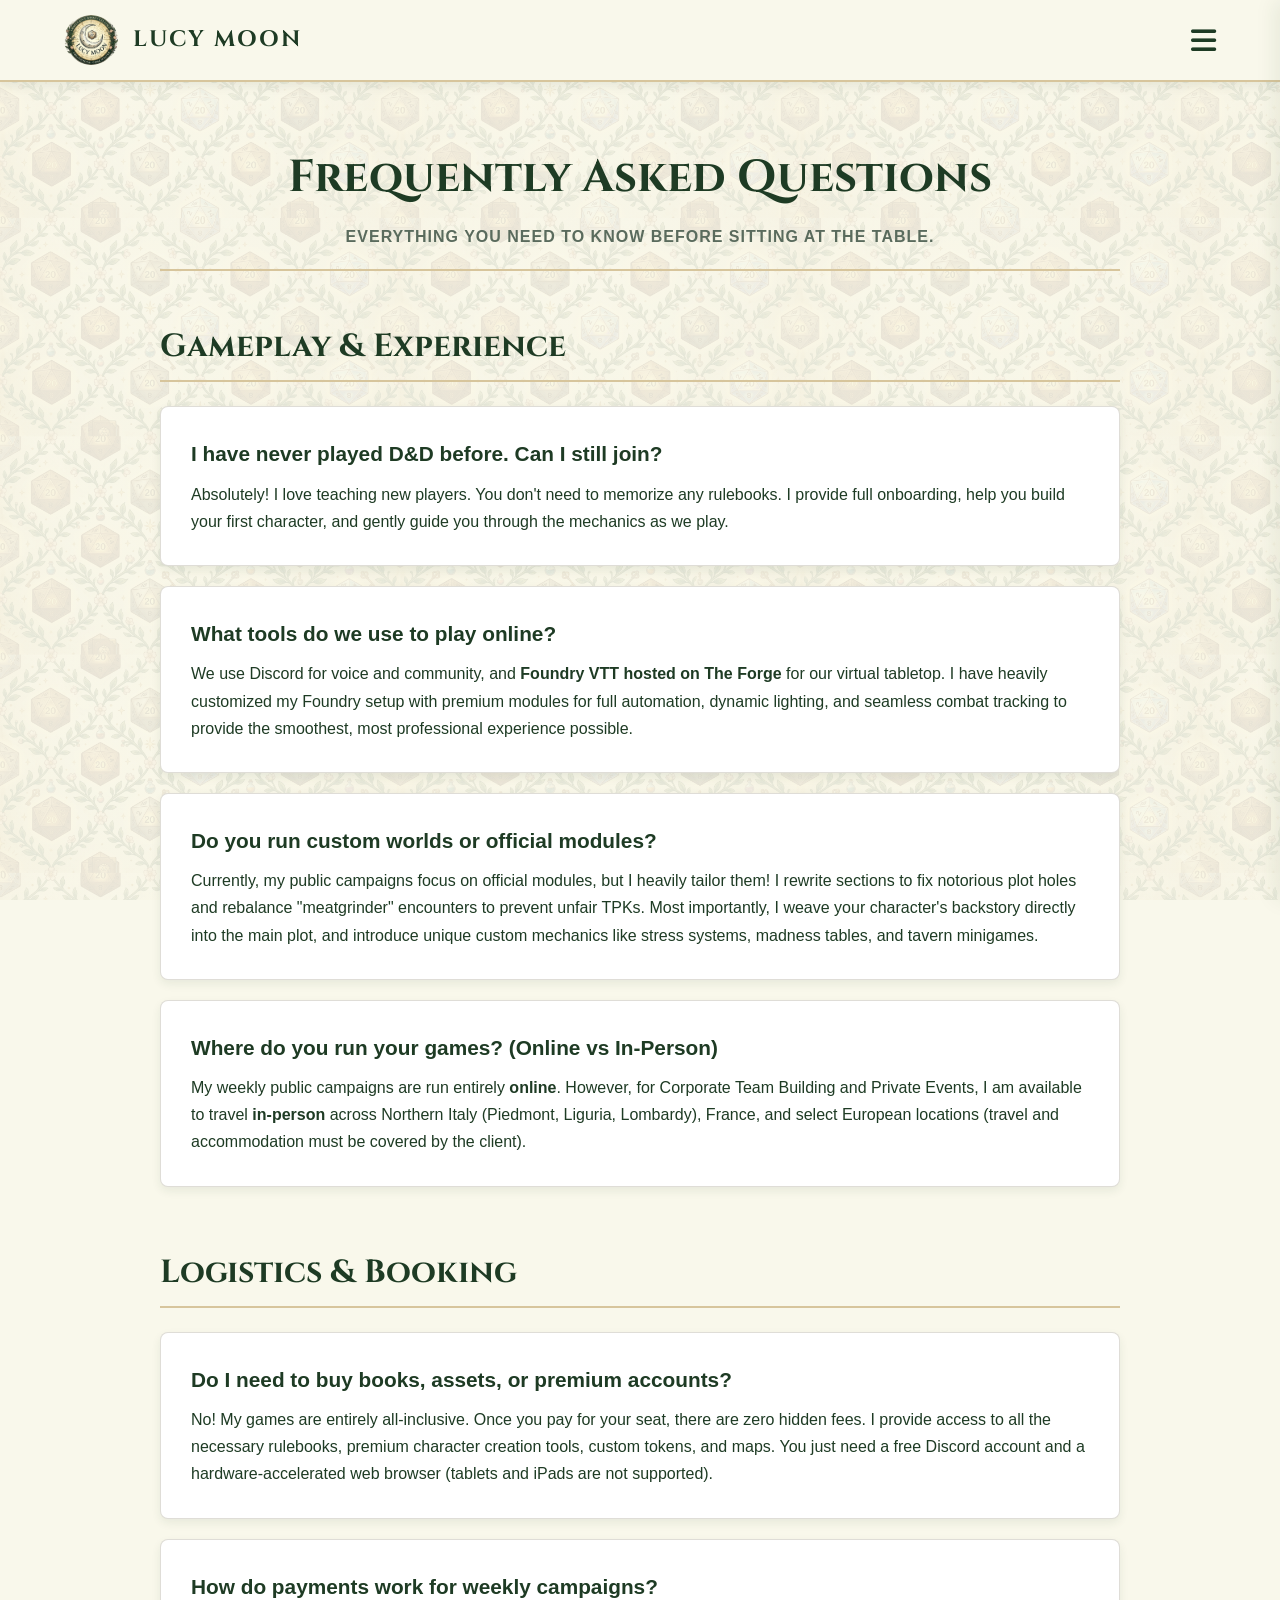
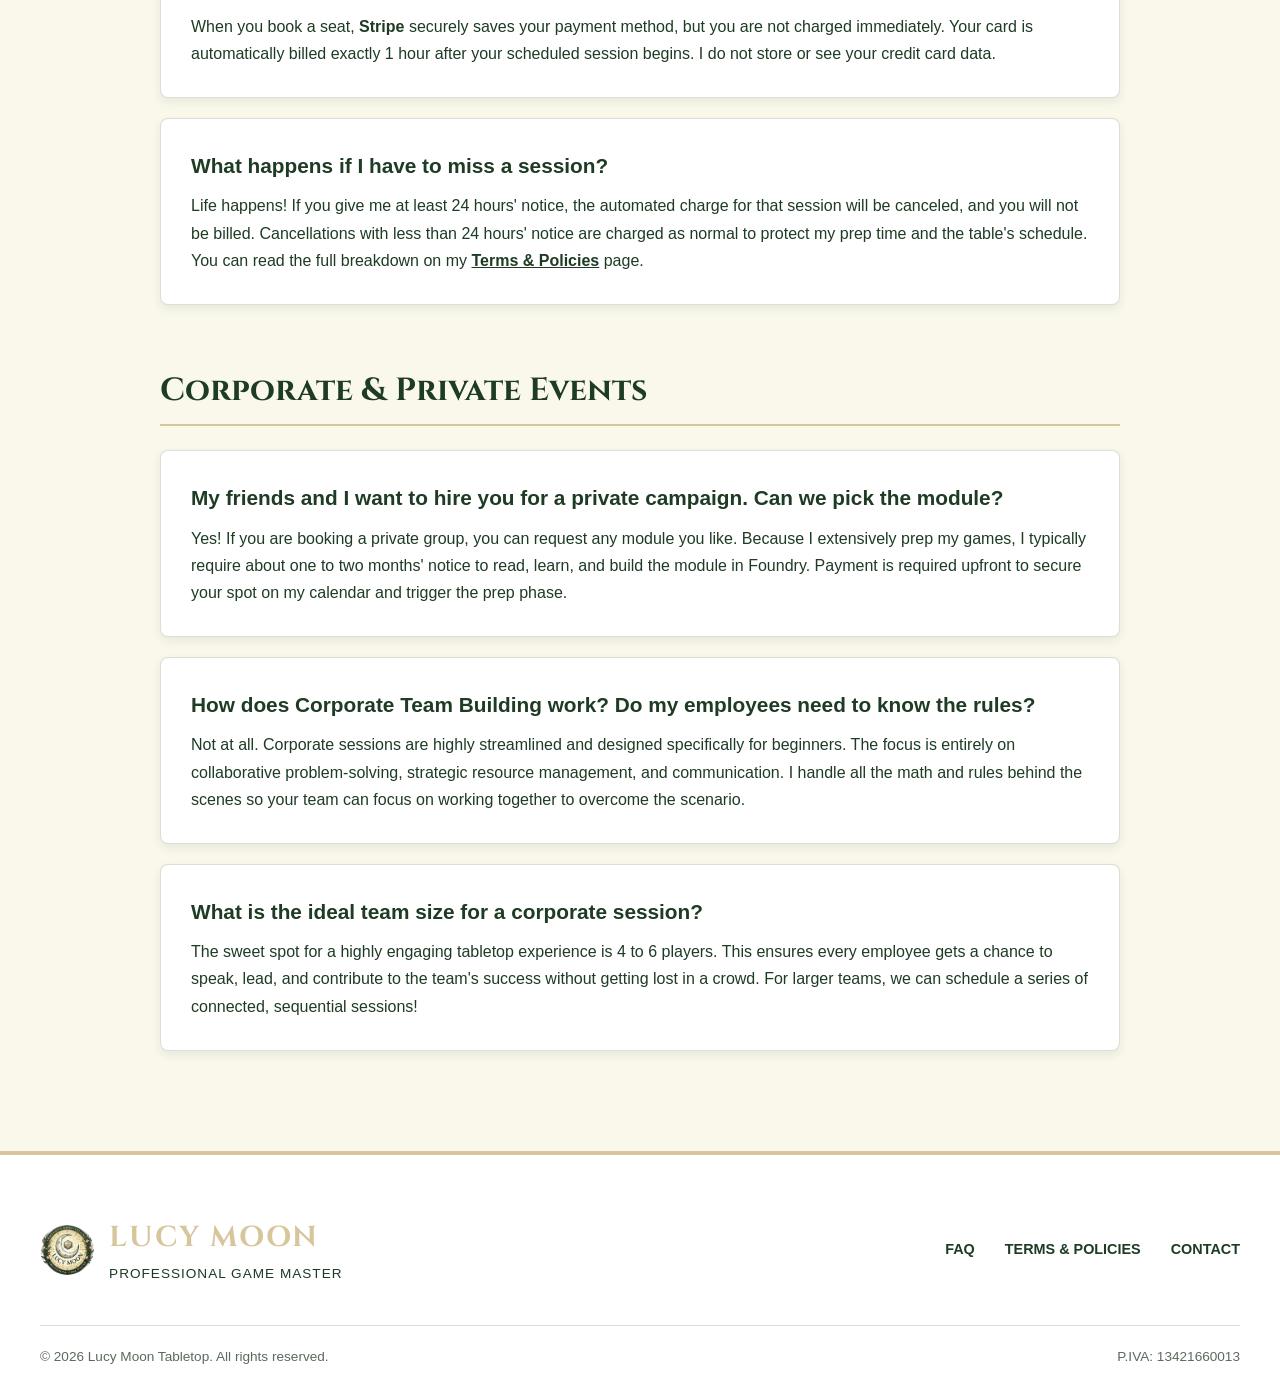
<file: faq.html>
<!DOCTYPE html>
<html lang="en" data-theme="light">
<head>
    <meta charset="UTF-8">
    <meta name="viewport" content="width=device-width, initial-scale=1.0">
    <title>FAQ | Lucy Moon Tabletop</title>
    <link rel="icon" type="image/png" href="lucy-favicon.png">
    
    <!-- Fonts -->
    <link rel="preconnect" href="https://fonts.googleapis.com">
    <link rel="preconnect" href="https://fonts.gstatic.com" crossorigin>
    <link href="https://fonts.googleapis.com/css2?family=Cinzel:wght@500;700&family=Inter:wght@400;600;700&display=swap" rel="stylesheet">
    
    <!-- FontAwesome -->
    <link rel="stylesheet" href="https://cdnjs.cloudflare.com/ajax/libs/font-awesome/6.4.0/css/all.min.css">
    
    <!-- Primary Stylesheet -->
    <link rel="stylesheet" href="style.css">

    <!-- Umami Analytics -->
    <script defer src="https://cloud.umami.is/script.js" data-website-id="41b2ca44-fd3a-4be9-8f79-754431b53675"></script>
</head>
<body class="pattern-page">

    <!-- RESPONSIVE NAVIGATION BAR -->
    <nav class="navbar">
        <a href="index.html" class="logo">
            <img src="lucy-logo.png" alt="Lucy Moon Professional Game Master Logo" onerror="this.src='https://via.placeholder.com/48'">
            <span class="logo-text">LUCY MOON</span>
        </a>
        
        <div class="nav-links-desktop" style="display: flex; gap: 24px; align-items: center; display: none;">
            <a href="about.html" style="text-decoration: none; color: var(--accent-primary); font-weight: 700;">About</a>
            <a href="campaigns.html" style="text-decoration: none; color: var(--text-primary); font-weight: 600;">Campaigns</a>
            <a href="policies.html" style="text-decoration: none; color: var(--text-primary); font-weight: 600;">Policies</a>
            <a href="faq.html" style="text-decoration: none; color: var(--text-primary); font-weight: 600;">FAQ</a>
            <button id="theme-toggle-desktop" class="nav-icon-btn" aria-label="Toggle Theme"><i class="fas fa-moon"></i></button>
            <a href="index.html#campaigns" class="btn-primary-small">Join a Game</a>
        </div>

        <div class="nav-actions">
            <button id="drawer-btn" class="nav-icon-btn" aria-label="Open Menu">
                <i class="fas fa-bars"></i>
            </button>
        </div>
    </nav>



    <!-- MOBILE NAVIGATION DRAWER -->
    <div class="drawer-overlay" id="drawer-overlay"></div>
    <div class="nav-drawer" id="nav-drawer">
        <button class="close-btn" id="close-btn" aria-label="Close Menu">
            <i class="fas fa-times"></i>
        </button>
        
        <button id="theme-toggle" class="nav-icon-btn" style="width: 100%; justify-content: flex-start; margin-bottom: 24px; font-size: 1rem;">
            <i class="fas fa-moon" style="margin-right: 8px;"></i> Toggle Theme
        </button>
        
        <ul class="nav-links">
            <li><a href="index.html">Home</a></li>
            <li><a href="about.html">About</a></li>
            <li><a href="campaigns.html">Campaigns</a></li>
            <li><a href="index.html#campaigns">Campaigns</a></li>
            <li><a href="underconstruction.html">Private Groups</a></li>
            <li><a href="faq.html">FAQ</a></li>
            <li style="margin-top: 24px;"><a href="index.html#campaigns" class="btn-primary-small full-width">Join a Game!</a></li>
        </ul>
    </div>

    <!-- MAIN FAQ CONTAINER -->
    <main class="faq-container">
        <div class="policy-header">
            <h1>Frequently Asked Questions</h1>
            <p>Everything you need to know before sitting at the table.</p>
        </div>

        <div class="faq-grid">
            
            <!-- CATEGORY 1: GAMEPLAY & EXPERIENCE -->
            <div class="faq-category">
                <h2 style="font-family: var(--font-heading); color: var(--text-primary); border-bottom: 2px solid var(--accent-secondary); padding-bottom: 8px; margin-bottom: 24px;">Gameplay & Experience</h2>

                <div class="faq-item">
                    <h3>I have never played D&D before. Can I still join?</h3>
                    <p>Absolutely! I love teaching new players. You don't need to memorize any rulebooks. I provide full onboarding, help you build your first character, and gently guide you through the mechanics as we play.</p>
                </div>

               <div class="faq-item">
                    <h3>What tools do we use to play online?<!--[cite: 7] --></h3>
                    <p>We use Discord for voice and community, and <strong>Foundry VTT hosted on The Forge</strong> for our virtual tabletop.<!--[cite: 7] --> I have heavily customized my Foundry setup with premium modules for full automation, dynamic lighting, and seamless combat tracking to provide the smoothest, most professional experience possible.<!--[cite: 7] --></p>
                </div>

                <div class="faq-item">
                    <h3>Do you run custom worlds or official modules?</h3>
                    <p>Currently, my public campaigns focus on official modules, but I heavily tailor them! I rewrite sections to fix notorious plot holes and rebalance "meatgrinder" encounters to prevent unfair TPKs. Most importantly, I weave your character's backstory directly into the main plot, and introduce unique custom mechanics like stress systems, madness tables, and tavern minigames.</p>
                </div>

                <div class="faq-item">
                    <h3>Where do you run your games? (Online vs In-Person)</h3>
                    <p>My weekly public campaigns are run entirely <strong>online</strong>. However, for Corporate Team Building and Private Events, I am available to travel <strong>in-person</strong> across Northern Italy (Piedmont, Liguria, Lombardy), France, and select European locations (travel and accommodation must be covered by the client).</p>
                </div>
            </div>

            <!-- CATEGORY 2: LOGISTICS & BOOKING -->
            <div class="faq-category">
                <h2 style="font-family: var(--font-heading); color: var(--text-primary); border-bottom: 2px solid var(--accent-secondary); padding-bottom: 8px; margin-bottom: 24px;">Logistics & Booking</h2>

                <div class="faq-item">
                    <h3>Do I need to buy books, assets, or premium accounts?</h3>
                    <p>No! My games are entirely all-inclusive. Once you pay for your seat, there are zero hidden fees. I provide access to all the necessary rulebooks, premium character creation tools, custom tokens, and maps. You just need a free Discord account and a hardware-accelerated web browser (tablets and iPads are not supported).</p>
                </div>

                <div class="faq-item">
                    <h3>How do payments work for weekly campaigns?</h3>
                    <p>When you book a seat, <strong>Stripe</strong> securely saves your payment method, but you are not charged immediately. Your card is automatically billed exactly 1 hour after your scheduled session begins. I do not store or see your credit card data.</p>
                </div>

                <div class="faq-item">
                    <h3>What happens if I have to miss a session?</h3>
                    <p>Life happens! If you give me at least 24 hours' notice, the automated charge for that session will be canceled, and you will not be billed. Cancellations with less than 24 hours' notice are charged as normal to protect my prep time and the table's schedule. You can read the full breakdown on my <a href="policies.html" style="color: var(--accent-primary); font-weight: bold;">Terms & Policies</a> page.</p>
                </div>
            </div>

            <!-- CATEGORY 3: CORPORATE & PRIVATE EVENTS -->
            <div class="faq-category">
                <h2 style="font-family: var(--font-heading); color: var(--text-primary); border-bottom: 2px solid var(--accent-secondary); padding-bottom: 8px; margin-bottom: 24px;">Corporate & Private Events</h2>

                <div class="faq-item">
                    <h3>My friends and I want to hire you for a private campaign. Can we pick the module?</h3>
                    <p>Yes! If you are booking a private group, you can request any module you like. Because I extensively prep my games, I typically require about one to two months' notice to read, learn, and build the module in Foundry. Payment is required upfront to secure your spot on my calendar and trigger the prep phase.</p>
                </div>

                <div class="faq-item">
                    <h3>How does Corporate Team Building work? Do my employees need to know the rules?</h3>
                    <p>Not at all. Corporate sessions are highly streamlined and designed specifically for beginners. The focus is entirely on collaborative problem-solving, strategic resource management, and communication. I handle all the math and rules behind the scenes so your team can focus on working together to overcome the scenario.</p>
                </div>

                <div class="faq-item">
                    <h3>What is the ideal team size for a corporate session?</h3>
                    <p>The sweet spot for a highly engaging tabletop experience is 4 to 6 players. This ensures every employee gets a chance to speak, lead, and contribute to the team's success without getting lost in a crowd. For larger teams, we can schedule a series of connected, sequential sessions!</p>
                </div>
            </div>

        </div>
    </main>

    <!-- FOOTER -->
    <footer class="footer">
        <div class="footer-container">
            <div class="footer-brand">
                <img src="lucy-logo.png" alt="Lucy Moon Seal" onerror="this.src='https://via.placeholder.com/48'">
                <div class="footer-brand-text">
                    <h3>LUCY MOON</h3>
                    <p>Professional Game Master</p>
                </div>
            </div>
            <div class="footer-links">
                <a href="faq.html">FAQ</a>
                <a href="policies.html">Terms & Policies</a>
                <a href="mailto:lucymoontabletop@gmail.com">Contact</a>
            </div>
        </div>
        <div class="footer-legal">
            <p>&copy; 2026 Lucy Moon Tabletop. All rights reserved.</p>
            <p>P.IVA: 13421660013</p>
        </div>
    </footer>

    <script src="scripts.js"></script>
    <script>
        // Drawer Logic
        const drawerBtn = document.getElementById('drawer-btn');
        const closeBtn = document.getElementById('close-btn');
        const navDrawer = document.getElementById('nav-drawer');
        const drawerOverlay = document.getElementById('drawer-overlay');

        function toggleDrawer() {
            navDrawer.classList.toggle('active');
            drawerOverlay.classList.toggle('active');
        }

        if(drawerBtn) drawerBtn.addEventListener('click', toggleDrawer);
        if(closeBtn) closeBtn.addEventListener('click', toggleDrawer);
        if(drawerOverlay) drawerOverlay.addEventListener('click', toggleDrawer);

        // Dark Mode Logic
        function toggleTheme() {
            const htmlElement = document.documentElement;
            const currentTheme = htmlElement.getAttribute('data-theme');
            const newTheme = currentTheme === 'light' ? 'dark' : 'light';
            htmlElement.setAttribute('data-theme', newTheme);
            
            document.querySelectorAll('#theme-toggle i, #theme-toggle-desktop i').forEach(icon => {
                if(newTheme === 'dark') {
                    icon.classList.remove('fa-moon');
                    icon.classList.add('fa-sun');
                } else {
                    icon.classList.remove('fa-sun');
                    icon.classList.add('fa-moon');
                }
            });
        }

        const themeBtn = document.getElementById('theme-toggle');
        const themeBtnDesktop = document.getElementById('theme-toggle-desktop');
        
        if(themeBtn) themeBtn.addEventListener('click', toggleTheme);
        if(themeBtnDesktop) themeBtnDesktop.addEventListener('click', toggleTheme);
    </script>
</body>
</html>
</file>
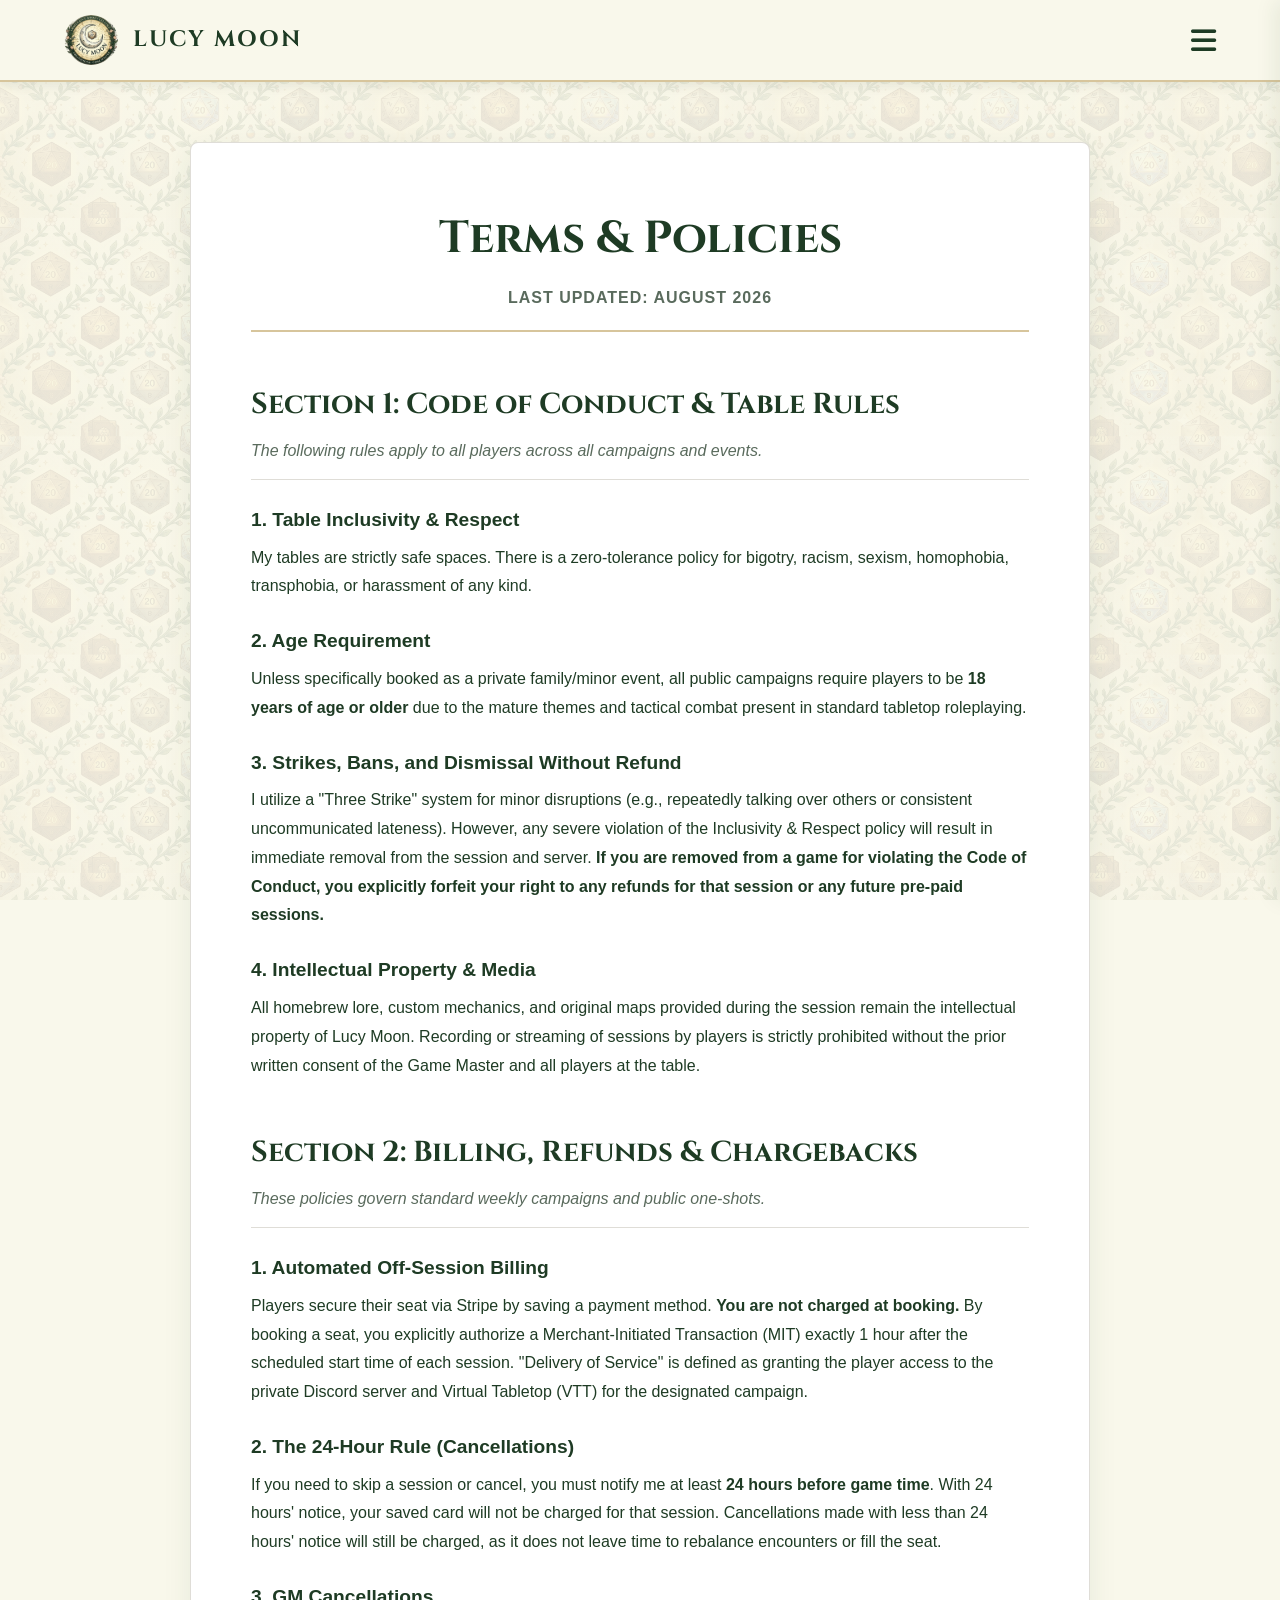
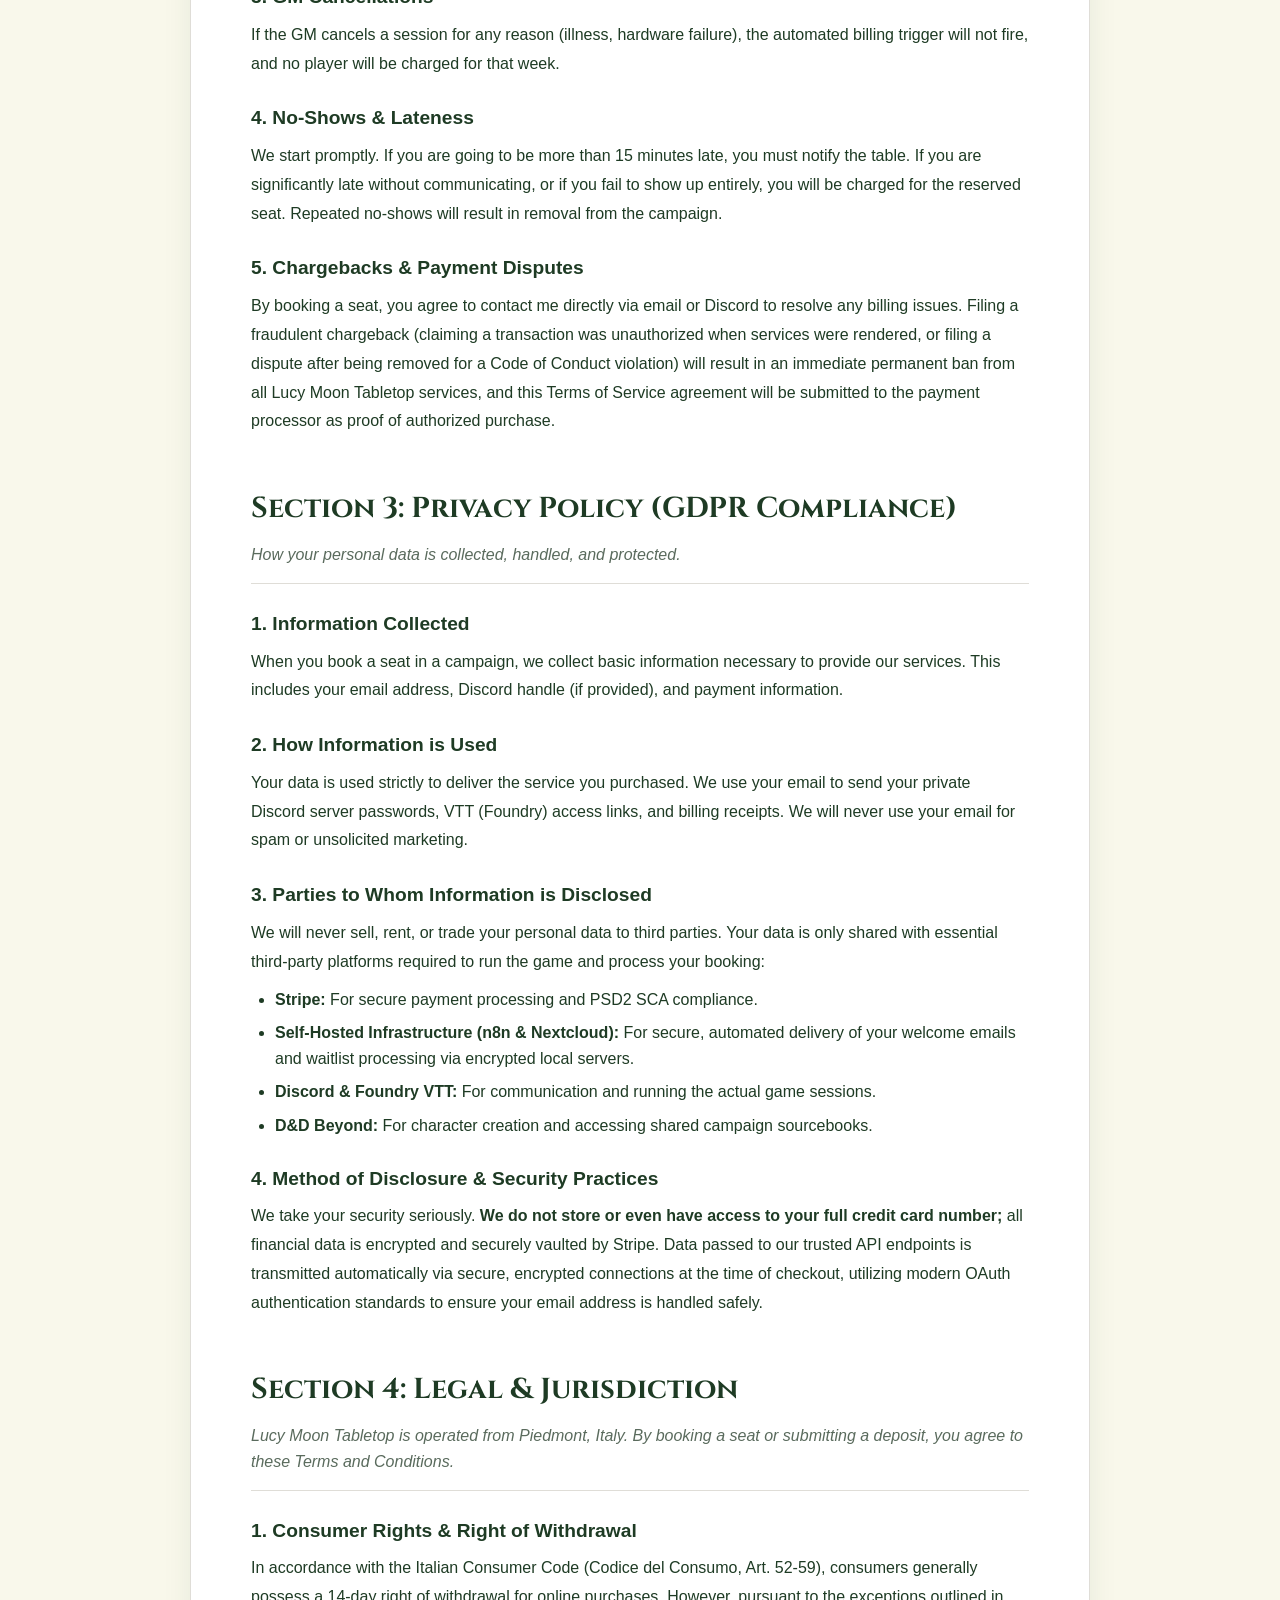
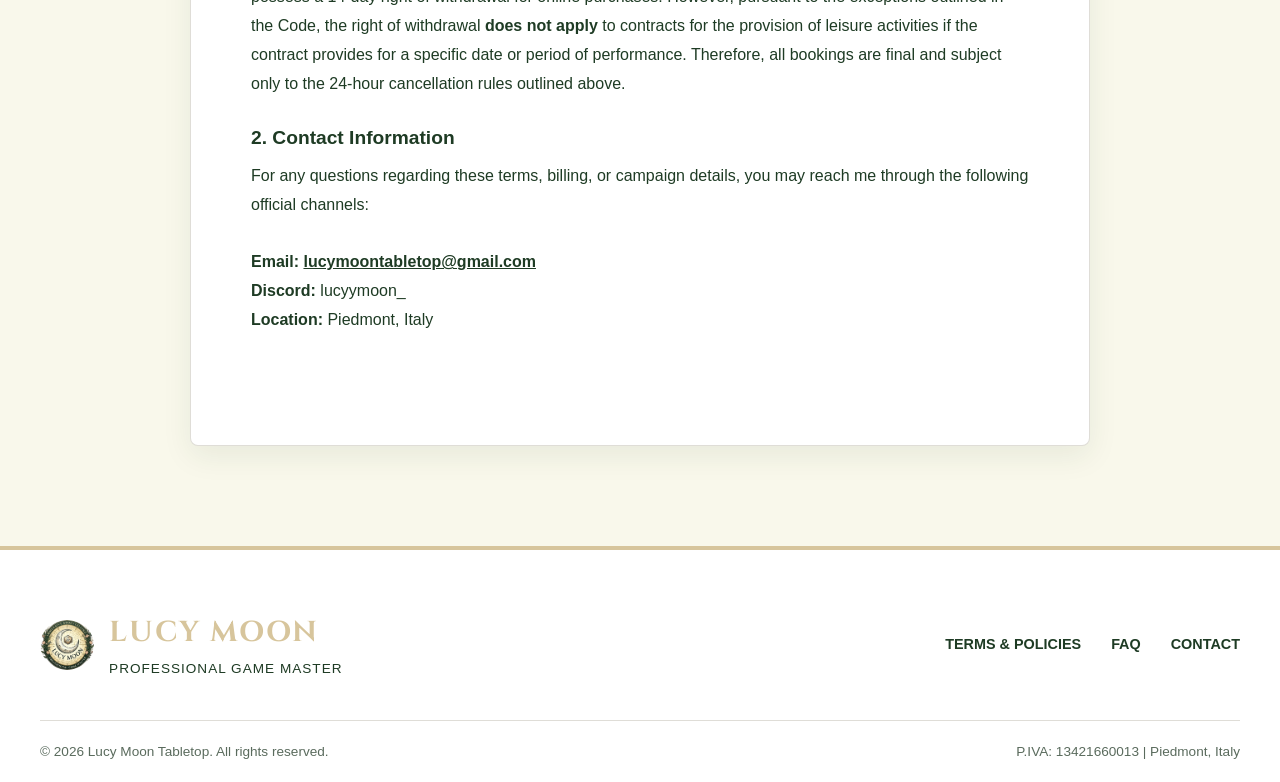
<file: policies.html>
<!DOCTYPE html>
<html lang="en" data-theme="light">
<head>
    <meta charset="UTF-8">
    <meta name="viewport" content="width=device-width, initial-scale=1.0">
    <title>Terms & Policies | Lucy Moon Tabletop</title>
    <link rel="icon" type="image/png" href="lucy-favicon.png">
    
    <!-- Fonts -->
    <link rel="preconnect" href="https://fonts.googleapis.com">
    <link rel="preconnect" href="https://fonts.gstatic.com" crossorigin>
    <link href="https://fonts.googleapis.com/css2?family=Cinzel:wght@500;700&family=Inter:wght@400;600;700&display=swap" rel="stylesheet">
    
    <!-- FontAwesome -->
    <link rel="stylesheet" href="https://cdnjs.cloudflare.com/ajax/libs/font-awesome/6.4.0/css/all.min.css">
    
    <!-- Primary Stylesheet -->
    <link rel="stylesheet" href="style.css">

    <!-- Umami Analytics -->
    <script defer src="https://cloud.umami.is/script.js" data-website-id="41b2ca44-fd3a-4be9-8f79-754431b53675"></script>
</head>
<body class="pattern-page">

    <!-- RESPONSIVE NAVIGATION BAR -->
    <nav class="navbar">
        <a href="index.html" class="logo">
            <img src="lucy-logo.png" alt="Lucy Moon Professional Game Master Logo" onerror="this.src='https://via.placeholder.com/48'">
            <span class="logo-text">LUCY MOON</span>
        </a>
        
        <div class="nav-links-desktop" style="display: flex; gap: 24px; align-items: center; display: none;">
            <a href="about.html" style="text-decoration: none; color: var(--accent-primary); font-weight: 700;">About</a>
            <a href="campaigns.html" style="text-decoration: none; color: var(--text-primary); font-weight: 600;">Campaigns</a>
            <a href="policies.html" style="text-decoration: none; color: var(--text-primary); font-weight: 600;">Policies</a>
            <a href="faq.html" style="text-decoration: none; color: var(--text-primary); font-weight: 600;">FAQ</a>
            <button id="theme-toggle-desktop" class="nav-icon-btn" aria-label="Toggle Theme"><i class="fas fa-moon"></i></button>
            <a href="index.html#campaigns" class="btn-primary-small">Join a Game</a>
        </div>

        <div class="nav-actions">
            <button id="drawer-btn" class="nav-icon-btn" aria-label="Open Menu">
                <i class="fas fa-bars"></i>
            </button>
        </div>
    </nav>



    <!-- MOBILE NAVIGATION DRAWER -->
    <div class="drawer-overlay" id="drawer-overlay"></div>
    <div class="nav-drawer" id="nav-drawer">
        <button class="close-btn" id="close-btn" aria-label="Close Menu">
            <i class="fas fa-times"></i>
        </button>
        
        <button id="theme-toggle" class="nav-icon-btn" style="width: 100%; justify-content: flex-start; margin-bottom: 24px; font-size: 1rem;">
            <i class="fas fa-moon" style="margin-right: 8px;"></i> Toggle Theme
        </button>
        
        <ul class="nav-links">
            <li><a href="index.html">Home</a></li>
            <li><a href="about.html">About</a></li>
            <li><a href="campaigns.html">Campaigns</a></li>
            <li><a href="index.html#campaigns">Campaigns</a></li>
            <li><a href="underconstruction.html">Private Groups</a></li>
            <li><a href="faq.html">FAQ</a></li>
            <li style="margin-top: 24px;"><a href="index.html#campaigns" class="btn-primary-small full-width">Join a Game!</a></li>
        </ul>
    </div>

    <!-- MAIN POLICY CONTAINER -->
    <main class="policy-container">
        <div class="policy-header">
            <h1>Terms & Policies</h1>
            <p>Last Updated: August 2026</p>
        </div>

        <!-- SECTION 1 -->
        <div class="policy-section-block">
            <h2>Section 1: Code of Conduct & Table Rules</h2>
            <p class="policy-intro">The following rules apply to all players across all campaigns and events.</p>
            
            <div class="policy-item">
                <h3>1. Table Inclusivity & Respect</h3>
                <p>My tables are strictly safe spaces. There is a zero-tolerance policy for bigotry, racism, sexism, homophobia, transphobia, or harassment of any kind.</p>
            </div>
            <div class="policy-item">
                <h3>2. Age Requirement</h3>
                <p>Unless specifically booked as a private family/minor event, all public campaigns require players to be <strong>18 years of age or older</strong> due to the mature themes and tactical combat present in standard tabletop roleplaying.</p>
            </div>
            <div class="policy-item">
                <h3>3. Strikes, Bans, and Dismissal Without Refund</h3>
                <p>I utilize a "Three Strike" system for minor disruptions (e.g., repeatedly talking over others or consistent uncommunicated lateness). However, any severe violation of the Inclusivity & Respect policy will result in immediate removal from the session and server. <strong>If you are removed from a game for violating the Code of Conduct, you explicitly forfeit your right to any refunds for that session or any future pre-paid sessions.</strong></p>
            </div>
            <div class="policy-item">
                <h3>4. Intellectual Property & Media</h3>
                <p>All homebrew lore, custom mechanics, and original maps provided during the session remain the intellectual property of Lucy Moon. Recording or streaming of sessions by players is strictly prohibited without the prior written consent of the Game Master and all players at the table.</p>
            </div>
        </div>

        <!-- SECTION 2 -->
        <div class="policy-section-block">
            <h2>Section 2: Billing, Refunds & Chargebacks</h2>
            <p class="policy-intro">These policies govern standard weekly campaigns and public one-shots.</p>

            <div class="policy-item">
                <h3>1. Automated Off-Session Billing</h3>
                <p>Players secure their seat via Stripe by saving a payment method. <strong>You are not charged at booking.</strong> By booking a seat, you explicitly authorize a Merchant-Initiated Transaction (MIT) exactly 1 hour after the scheduled start time of each session. "Delivery of Service" is defined as granting the player access to the private Discord server and Virtual Tabletop (VTT) for the designated campaign.</p>
            </div>
            <div class="policy-item">
                <h3>2. The 24-Hour Rule (Cancellations)</h3>
                <p>If you need to skip a session or cancel, you must notify me at least <strong>24 hours before game time</strong>. With 24 hours' notice, your saved card will not be charged for that session. Cancellations made with less than 24 hours' notice will still be charged, as it does not leave time to rebalance encounters or fill the seat.</p>
            </div>
            <div class="policy-item">
                <h3>3. GM Cancellations</h3>
                <p>If the GM cancels a session for any reason (illness, hardware failure), the automated billing trigger will not fire, and no player will be charged for that week.</p>
            </div>
            <div class="policy-item">
                <h3>4. No-Shows & Lateness</h3>
                <p>We start promptly. If you are going to be more than 15 minutes late, you must notify the table. If you are significantly late without communicating, or if you fail to show up entirely, you will be charged for the reserved seat. Repeated no-shows will result in removal from the campaign.</p>
            </div>
            <div class="policy-item">
                <h3>5. Chargebacks & Payment Disputes</h3>
                <p>By booking a seat, you agree to contact me directly via email or Discord to resolve any billing issues. Filing a fraudulent chargeback (claiming a transaction was unauthorized when services were rendered, or filing a dispute after being removed for a Code of Conduct violation) will result in an immediate permanent ban from all Lucy Moon Tabletop services, and this Terms of Service agreement will be submitted to the payment processor as proof of authorized purchase.</p>
            </div>
        </div>

        <!-- SECTION 3 -->
        <div class="policy-section-block">
            <h2>Section 3: Privacy Policy (GDPR Compliance)</h2>
            <p class="policy-intro">How your personal data is collected, handled, and protected.</p>

            <div class="policy-item">
                <h3>1. Information Collected</h3>
                <p>When you book a seat in a campaign, we collect basic information necessary to provide our services. This includes your email address, Discord handle (if provided), and payment information.</p>
            </div>
            
            <div class="policy-item">
                <h3>2. How Information is Used</h3>
                <p>Your data is used strictly to deliver the service you purchased. We use your email to send your private Discord server passwords, VTT (Foundry) access links, and billing receipts. We will never use your email for spam or unsolicited marketing.</p>
            </div>
            
            <div class="policy-item">
                <h3>3. Parties to Whom Information is Disclosed</h3>
                <p>We will never sell, rent, or trade your personal data to third parties. Your data is only shared with essential third-party platforms required to run the game and process your booking:</p>
                <ul style="margin-top: 10px; margin-left: 24px; line-height: 1.6;">
                    <li><strong>Stripe:</strong> For secure payment processing and PSD2 SCA compliance.</li>
                    <li><strong>Self-Hosted Infrastructure (n8n & Nextcloud):</strong> For secure, automated delivery of your welcome emails and waitlist processing via encrypted local servers.</li>
                    <li><strong>Discord & Foundry VTT:</strong> For communication and running the actual game sessions.</li>
                    <li><strong>D&D Beyond:</strong> For character creation and accessing shared campaign sourcebooks.</li>
                </ul>
            </div>
            
            <div class="policy-item">
                <h3>4. Method of Disclosure & Security Practices</h3>
                <p>We take your security seriously. <strong>We do not store or even have access to your full credit card number;</strong> all financial data is encrypted and securely vaulted by Stripe. Data passed to our trusted API endpoints is transmitted automatically via secure, encrypted connections at the time of checkout, utilizing modern OAuth authentication standards to ensure your email address is handled safely.</p>
            </div>
        </div>

        <!-- SECTION 4 -->
        <div class="policy-section-block">
            <h2>Section 4: Legal & Jurisdiction</h2>
            <p class="policy-intro">Lucy Moon Tabletop is operated from Piedmont, Italy. By booking a seat or submitting a deposit, you agree to these Terms and Conditions.</p>

            <div class="policy-item">
                <h3>1. Consumer Rights & Right of Withdrawal</h3>
                <p>In accordance with the Italian Consumer Code (Codice del Consumo, Art. 52-59), consumers generally possess a 14-day right of withdrawal for online purchases. However, pursuant to the exceptions outlined in the Code, the right of withdrawal <strong>does not apply</strong> to contracts for the provision of leisure activities if the contract provides for a specific date or period of performance. Therefore, all bookings are final and subject only to the 24-hour cancellation rules outlined above.</p>
            </div>
            <div class="policy-item">
                <h3>2. Contact Information</h3>
                <p>For any questions regarding these terms, billing, or campaign details, you may reach me through the following official channels:<br><br>
                <strong>Email:</strong> <a href="mailto:lucymoontabletop@gmail.com" style="color: var(--accent-primary); font-weight: bold;">lucymoontabletop@gmail.com</a><br>
                <strong>Discord:</strong> lucyymoon_<br>
                <strong>Location:</strong> Piedmont, Italy</p>
            </div>
        </div>
    </main>

    <!-- FOOTER -->
    <footer class="footer">
        <div class="footer-container">
            <div class="footer-brand">
                <img src="lucy-logo.png" alt="Lucy Moon Seal" onerror="this.src='https://via.placeholder.com/48'">
                <div class="footer-brand-text">
                    <h3>LUCY MOON</h3>
                    <p>Professional Game Master</p>
                </div>
            </div>
            
            <div class="footer-links">
                <a href="policies.html">Terms & Policies</a>
                <a href="faq.html">FAQ</a>
                <a href="mailto:lucymoontabletop@gmail.com">Contact</a>
            </div>
        </div>
        
        <div class="footer-legal">
            <span>&copy; 2026 Lucy Moon Tabletop. All rights reserved.</span>
            <span>P.IVA: 13421660013 | Piedmont, Italy</span>
        </div>
    </footer>

    <!-- INTERACTIVITY SCRIPT -->
    <script src="scripts.js"></script>
    <script>
        // Drawer Logic
        const drawerBtn = document.getElementById('drawer-btn');
        const closeBtn = document.getElementById('close-btn');
        const navDrawer = document.getElementById('nav-drawer');
        const drawerOverlay = document.getElementById('drawer-overlay');

        function toggleDrawer() {
            navDrawer.classList.toggle('active');
            drawerOverlay.classList.toggle('active');
        }

        if(drawerBtn) drawerBtn.addEventListener('click', toggleDrawer);
        if(closeBtn) closeBtn.addEventListener('click', toggleDrawer);
        if(drawerOverlay) drawerOverlay.addEventListener('click', toggleDrawer);

        // Dark Mode Logic
        function toggleTheme() {
            const htmlElement = document.documentElement;
            const currentTheme = htmlElement.getAttribute('data-theme');
            const newTheme = currentTheme === 'light' ? 'dark' : 'light';
            htmlElement.setAttribute('data-theme', newTheme);
            
            document.querySelectorAll('#theme-toggle i, #theme-toggle-desktop i').forEach(icon => {
                if(newTheme === 'dark') {
                    icon.classList.remove('fa-moon');
                    icon.classList.add('fa-sun');
                } else {
                    icon.classList.remove('fa-sun');
                    icon.classList.add('fa-moon');
                }
            });
        }

        const themeBtn = document.getElementById('theme-toggle');
        const themeBtnDesktop = document.getElementById('theme-toggle-desktop');
        
        if(themeBtn) themeBtn.addEventListener('click', toggleTheme);
        if(themeBtnDesktop) themeBtnDesktop.addEventListener('click', toggleTheme);
    </script>
</body>
</html>
</file>
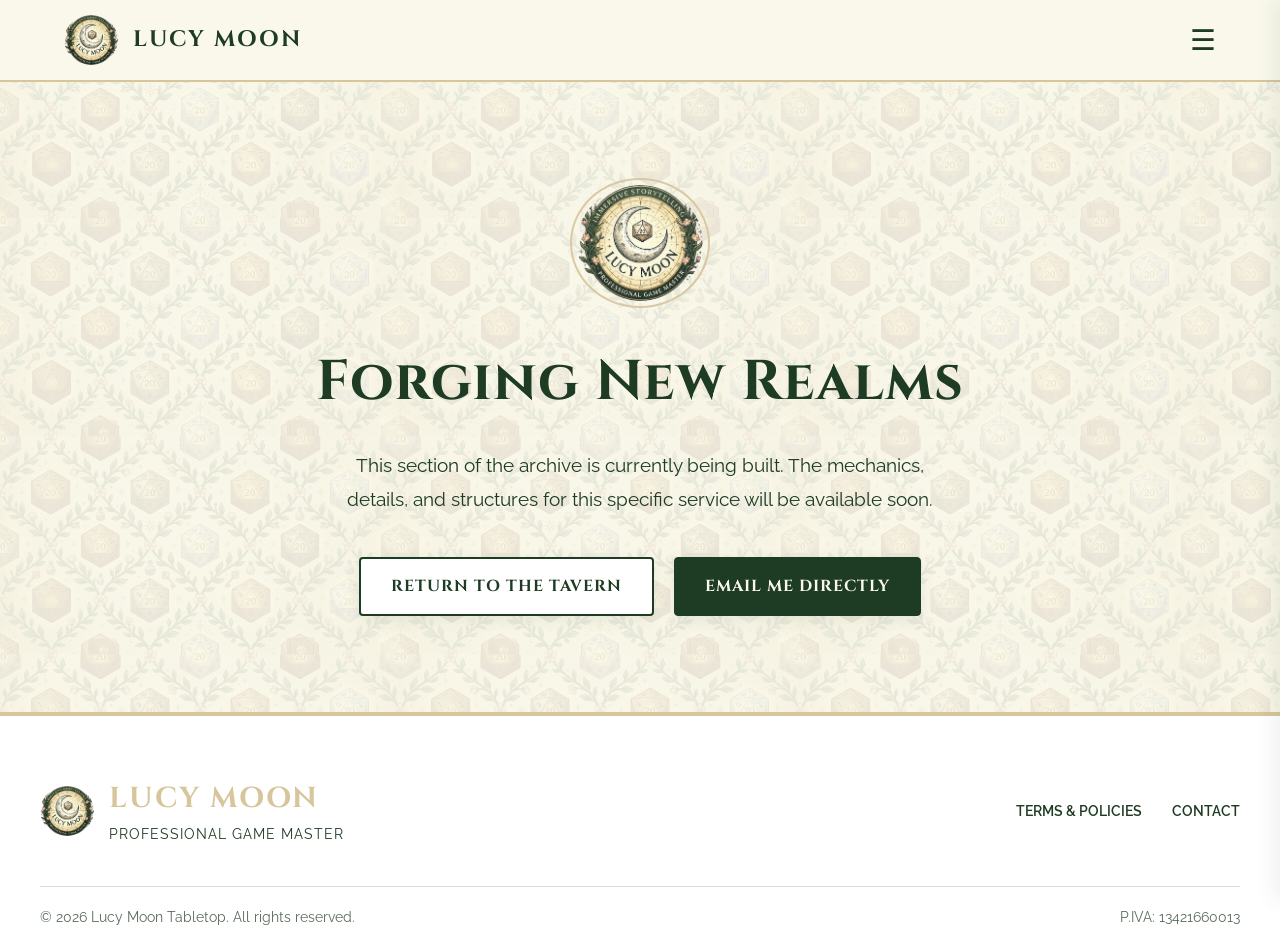
<file: underconstruction.html>
<!DOCTYPE html>
<html lang="en" data-theme="light">
<head>
    <meta charset="UTF-8">
    <meta name="viewport" content="width=device-width, initial-scale=1.0">
    <title>Forging Realms | Lucy Moon</title>
    <link rel="icon" type="image/png" href="lucy-favicon.png">
    
    <link rel="preconnect" href="https://fonts.googleapis.com">
    <link rel="preconnect" href="https://fonts.gstatic.com" crossorigin>
    <link href="https://fonts.googleapis.com/css2?family=Cinzel:wght@500;700&family=Raleway:wght@300;400;600;700&display=swap" rel="stylesheet">
    
    <link rel="stylesheet" href="style.css">

    <!-- Umami Analytics -->
    <script defer src="https://cloud.umami.is/script.js" data-website-id="41b2ca44-fd3a-4be9-8f79-754431b53675"></script>
</head>
<body>

<!-- Minimalist Static Header -->
<nav class="navbar">
    <a href="index.html" class="logo">
        <img src="lucy-logo.png" alt="Lucy Moon Professional Game Master Logo">
        <span class="logo-text">LUCY MOON</span>
    </a>
    
    <div class="nav-actions">
        <button id="drawer-open" class="nav-icon-btn" aria-label="Open Menu">☰</button>
    </div>
</nav>

<!-- Hidden Side Drawer -->
<div id="nav-drawer" class="nav-drawer">
    <button id="drawer-close" class="nav-icon-btn close-btn" aria-label="Close Menu">✕</button>
    <button id="theme-toggle" class="nav-icon-btn" aria-label="Toggle Theme">Dark mode 🌓 Light mode</button>
    <ul class="nav-links">
        <li><a href="index.html">Home</a></li>
        <li><a href="about.html">About</a></li>
        <li><a href="campaigns.html">Campaigns</a></li>
        <li><a href="underconstruction.html">Private Campaigns</a></li>
        <li><a href="underconstruction.html">Corporate & B2B</a></li>
        <li><a href="faq.html">FAQ</a></li>
        <li style="margin-top: 20px;"><a href="campaigns.html" class="btn-primary-small full-width">Join a Game!</a></li>
    </ul>
</div>

<!-- Darkening Overlay -->
<div id="drawer-overlay" class="drawer-overlay"></div>

<!-- Construction Content -->
<main class="construction-container pattern-page">
    <img src="lucy-logo.png" alt="Lucy Moon Seal" class="construction-logo">
    <h1>Forging New Realms</h1>
    <p>This section of the archive is currently being built. The mechanics, details, and structures for this specific service will be available soon.</p>
    <div class="construction-buttons">
        <a href="index.html" class="btn-secondary">Return to the Tavern</a>
        <a href="mailto:lucymoontabletop@gmail.com" class="btn-primary">Email Me Directly</a>
    </div>
</main>

<footer class="footer">
    <div class="footer-container">
        <div class="footer-brand">
            <img src="lucy-logo.png" alt="Lucy Moon Seal">
            <div class="footer-brand-text">
                <h3>LUCY MOON</h3>
                <p>Professional Game Master</p>
            </div>
        </div>
        
        <div class="footer-links">
            <a href="policies.html">Terms & Policies</a>
            <a href="mailto:lucymoontabletop@gmail.com">Contact</a>
        </div>
    </div>
    
    <div class="footer-legal">
        <p>&copy; 2026 Lucy Moon Tabletop. All rights reserved.</p>
        <p>P.IVA: 13421660013</p>
    </div>
</footer>

<script src="scripts.js"></script>
</body>
</html>
</file>
<file: style.css>
/* --- GLOBAL VARIABLES & THEMING --- */
:root {
    /* Light Theme (Ivory, Sage, Gold) */
    --bg-base: #F9F8EB; 
    --bg-card: #FFFFFF;
    --bg-overlay: rgba(249, 248, 235, 0.90);
    --bg-modal: #fafafa;
    
    --text-primary: #1E3B24; 
    --text-secondary: #5a6b5d; 
    --text-inverse: #F9F8EB;
    
    --accent-primary: #1E3B24; 
    --accent-secondary: #D7C59C; 
    --accent-highlight: #FDCFB4; 
    
    --border-subtle: rgba(148, 144, 124, 0.3);
    --shadow-color: rgba(30, 59, 36, 0.08);

    --font-heading: 'Cinzel', serif;
    --font-body: 'Raleway', sans-serif;
}

[data-theme="dark"] {
    /* Dark Theme (Regal Midnight, Emerald, Gold) */
    --bg-base: #0B0E14;
    --bg-card: #151A22;
    --bg-overlay: rgba(11, 14, 20, 0.85);
    --bg-modal: #1C232D;
    
    --text-primary: #EAE6D7;
    --text-secondary: #949BA5;
    --text-inverse: #0B0E14;
    
    --accent-primary: #235C4C; 
    --accent-secondary: #D4AF37; 
    --accent-highlight: #70448A; 
    
    --border-subtle: rgba(212, 175, 55, 0.2);
    --shadow-color: rgba(0, 0, 0, 0.6);
}

/* --- RESET & BASE --- */
* { margin: 0; padding: 0; box-sizing: border-box; }

body { 
    background-color: var(--bg-base); 
    color: var(--text-primary); 
    font-family: var(--font-body); 
    line-height: 1.6; 
    transition: background-color 0.4s ease, color 0.4s ease;
}

h1, h2, h3, h4, h5, h6 { 
    font-family: var(--font-heading); 
    color: var(--text-primary); 
    transition: color 0.4s ease;
}

/* --- NAVIGATION BAR & DRAWER --- */
.navbar {
    display: flex;
    justify-content: space-between;
    align-items: center;
    padding: 15px 5%;
    background-color: var(--bg-base);
    border-bottom: 2px solid var(--accent-secondary);
    box-shadow: 0 4px 10px var(--shadow-color); 
    transition: background-color 0.4s ease, border-color 0.4s ease;
}

.logo {
    display: flex;
    align-items: center;
    gap: 15px; 
    text-decoration: none;
    z-index: 901;
}

.logo img {
    max-height: 50px; 
    width: auto;
    border-radius: 50%;
    transition: transform 0.4s ease;
}

.logo-text {
    font-family: var(--font-heading);
    font-size: 1.4rem;
    font-weight: 700;
    color: var(--text-primary);
    letter-spacing: 2px;
    transition: color 0.4s ease;
}

.logo:hover img { transform: scale(1.05); }
.logo:hover .logo-text { color: var(--accent-secondary); }

.nav-actions {
    display: flex;
    align-items: center;
    gap: 20px;
}

.nav-icon-btn {
    background: none;
    border: none;
    color: var(--text-primary);
    font-size: 1.8rem;
    cursor: pointer;
    transition: color 0.3s ease, transform 0.2s ease;
    display: flex;
    align-items: center;
    justify-content: center;
}

.nav-icon-btn:hover {
    color: var(--accent-secondary);
    transform: scale(1.1);
}

/* Drawer Core */
.nav-drawer {
    position: fixed;
    top: 0;
    right: -350px; /* Hidden off-screen by default */
    width: 350px;
    max-width: 100vw;
    height: 100vh;
    background-color: var(--bg-card);
    box-shadow: -5px 0 20px var(--shadow-color);
    z-index: 1000;
    padding: 80px 40px 40px 40px;
    transition: right 0.4s cubic-bezier(0.25, 0.46, 0.45, 0.94), background-color 0.4s ease;
    overflow-y: auto;
}

.nav-drawer.active {
    right: 0;
}

/* Drawer Theme Toggle Styling */
#theme-toggle {
    font-family: var(--font-body);
    font-size: 0.95rem;
    font-weight: 600;
    text-transform: uppercase;
    letter-spacing: 1px;
    color: var(--text-secondary);
    width: 100%;
    justify-content: flex-start;
    padding-bottom: 20px;
    margin-bottom: 10px;
    border-bottom: 1px solid var(--border-subtle);
    border-radius: 0;
}

#theme-toggle:hover {
    transform: none; /* Overrides the bouncing scale effect of standard icons */
    color: var(--text-primary);
}

.close-btn {
    position: absolute;
    top: 20px;
    right: 25px;
    font-size: 2rem;
}

.nav-links {
    list-style: none;
    display: flex;
    flex-direction: column;
    gap: 25px;
}

.nav-links a {
    text-decoration: none;
    color: var(--text-primary);
    font-family: var(--font-heading);
    font-weight: 700;
    font-size: 1.2rem;
    text-transform: uppercase;
    letter-spacing: 1px;
    transition: color 0.3s ease, padding-left 0.3s ease;
    display: block;
    border-bottom: 1px solid var(--border-subtle);
    padding-bottom: 10px;
}

.nav-links a:hover:not(.btn-primary-small) {
    color: var(--accent-secondary);
    padding-left: 15px;
}

.nav-links a.btn-primary-small {
    border-bottom: none;
    padding-bottom: 15px;
}

/* Darkening Overlay */
.drawer-overlay {
    position: fixed;
    top: 0;
    left: 0;
    width: 100vw;
    height: 100vh;
    background-color: rgba(0, 0, 0, 0.6);
    backdrop-filter: blur(3px);
    opacity: 0;
    visibility: hidden;
    z-index: 950;
    transition: opacity 0.4s ease, visibility 0.4s ease;
}

.drawer-overlay.active {
    opacity: 1;
    visibility: visible;
}

/* --- BUTTONS --- */
.btn-primary, .btn-secondary, .btn-primary-small {
    display: inline-flex;
    align-items: center;
    justify-content: center;
    text-align: center;
    text-decoration: none;
    padding: 15px 30px;
    border-radius: 4px;
    font-family: var(--font-heading);
    font-weight: 700;
    text-transform: uppercase;
    letter-spacing: 1px;
    transition: all 0.3s ease;
    cursor: pointer;
}

.btn-primary-small { padding: 10px 20px; font-size: 0.9rem; }

.btn-primary, .btn-primary-small {
    background-color: var(--accent-primary);
    color: var(--bg-base);
    border: 1px solid var(--accent-primary);
    box-shadow: 0 4px 15px var(--shadow-color);
}

.nav-links a.btn-primary-small { color: var(--bg-base); }
.nav-links a.btn-primary-small:hover { color: var(--text-inverse); }

.btn-secondary {
    background-color: var(--bg-card);
    color: var(--text-primary);
    border: 2px solid var(--accent-primary);
    box-shadow: 0 4px 15px var(--shadow-color);
}

/* Distinct Hover Effects */
.btn-primary:hover, .btn-primary-small:hover {
    transform: translateY(-3px) scale(1.02);
    box-shadow: 0 8px 25px var(--shadow-color);
    filter: brightness(1.2);
}

.btn-secondary:hover {
    color: var(--accent-secondary);
    border-color: var(--accent-secondary);
    transform: translateY(-3px) scale(1.02);
    box-shadow: 0 8px 25px var(--shadow-color);
}

.full-width { display: flex; width: 100%; }

/* --- TYPEWRITER EFFECT --- */
.typewriter-text {
    color: var(--accent-secondary);
}

.typewriter-cursor {
    color: var(--accent-secondary);
    font-weight: 700;
    animation: blinkCursor 0.8s infinite;
}

@keyframes blinkCursor {
    0%, 100% { opacity: 1; }
    50% { opacity: 0; }
}

/* --- HERO SECTION --- */
.hero {
    position: relative;
    min-height: 85vh;
    display: flex;
    align-items: center;
    padding: 40px 8%;
    background-image: url('homepage.jpeg'); 
    background-size: cover;
    background-position: center bottom;
    background-repeat: no-repeat;
}

.hero::before {
    content: '';
    position: absolute;
    top: 0; left: 0; right: 0; bottom: 0;
    background: linear-gradient(to right, var(--bg-overlay) 0%, var(--bg-overlay) 45%, transparent 80%);
    z-index: 1;
    transition: background 0.4s ease;
}

.hero-content-wide {
    position: relative;
    z-index: 2;
    display: flex;
    justify-content: space-between;
    align-items: center;
    width: 100%;
    gap: 40px;
}

.hero-text-left { flex: 1; max-width: 650px; }

.hero-text-left h1 {
    color: var(--text-primary);
    font-size: 4rem;
    line-height: 1.1;
    margin-bottom: 20px;
}

.hero-text-left .subtitle {
    color: var(--text-secondary);
    font-size: 1.25rem;
    font-weight: 600;
}

.hero-buttons-right {
    display: flex;
    flex-direction: column;
    gap: 20px;
    min-width: 250px;
}

/* --- PATTERN BACKGROUNDS --- */
.pattern-bg {
    background-image: linear-gradient(var(--bg-overlay), var(--bg-overlay)), url('wallpaper.png');
    background-size: 400px;
    background-repeat: repeat;
    background-position: center;
    transition: background-image 0.4s ease;
}

.pattern-page {
    background-image: linear-gradient(var(--bg-overlay), var(--bg-overlay)), url('wallpaper.png');
    background-size: 400px;
    background-repeat: repeat;
    background-attachment: fixed; 
    transition: background-image 0.4s ease;
}

/* --- CAMPAIGNS SECTION --- */
.campaign-section { padding: 80px 20px; max-width: 1200px; margin: 0 auto; }

.section-title {
    font-family: var(--font-heading);
    font-size: 2.5rem;
    color: var(--text-primary);
    text-align: center;
    margin-bottom: 50px;
    letter-spacing: 1px;
}

.grid-container {
    display: grid;
    grid-template-columns: repeat(auto-fit, minmax(300px, 1fr));
    gap: 30px;
}

.campaign-card {
    background-color: var(--bg-card); 
    color: var(--text-primary);
    padding: 30px;
    border-radius: 8px;
    border: 1px solid var(--border-subtle);
    box-shadow: 0 4px 10px var(--shadow-color);
    transition: transform 0.4s ease, box-shadow 0.4s ease, background-color 0.4s ease, border-color 0.4s ease;
}

.campaign-card:hover {
    transform: translateY(-5px);
    box-shadow: 0 10px 20px var(--shadow-color);
    border-color: var(--accent-secondary);
}

.card-header {
    display: flex;
    justify-content: space-between;
    align-items: center;
    margin-bottom: 20px;
    border-bottom: 1px solid var(--border-subtle); 
    padding-bottom: 10px;
}

.card-header h3 {
    font-family: var(--font-heading);
    color: var(--text-primary);
    font-size: 1.4rem;
}

.badge {
    display: inline-flex;
    align-items: center;
    justify-content: center;
    text-align: center;    
    flex-shrink: 0;        
    background-color: var(--accent-primary);
    color: var(--text-inverse);
    font-size: 0.75rem;
    padding: 6px 12px;
    border-radius: 4px;
    text-transform: uppercase;
    font-weight: 700;
    letter-spacing: 1px;
}

.badge.one-shot {
    background-color: var(--accent-highlight);
    color: var(--text-primary);
}

.card-details { font-size: 0.95rem; margin-bottom: 10px; }

.card-price {
    font-size: 1.2rem;
    font-weight: 700;
    color: var(--text-primary);
    margin: 20px 0;
    text-align: center;
}

/* --- TESTIMONIALS SECTION --- */
.testimonials-section { padding: 80px 20px; max-width: 1200px; margin: 0 auto; }
.testimonials-header { text-align: center; margin-bottom: 50px; }

.rating-banner {
    background-color: var(--bg-card);
    border: 2px solid var(--accent-secondary);
    border-radius: 8px;
    padding: 20px 30px;
    display: inline-block;
    margin-top: -20px;
    box-shadow: 0 4px 15px var(--shadow-color);
    transition: background-color 0.4s ease;
}

.stars {
    color: var(--accent-secondary);
    font-size: 2rem;
    letter-spacing: 2px;
    margin-bottom: 5px;
}

.rating-text {
    font-family: var(--font-heading);
    color: var(--text-primary);
    font-size: 1.1rem;
    margin-bottom: 15px;
}

.proficiency-tags { display: flex; justify-content: center; flex-wrap: wrap; gap: 10px; }

.reviews-grid {
    display: grid;
    grid-template-columns: repeat(auto-fit, minmax(320px, 1fr));
    gap: 30px;
}

.testimonial-card {
    background-color: var(--bg-card);
    border: 1px solid var(--border-subtle);
    padding: 30px;
    border-radius: 8px;
    transition: all 0.4s ease;
    display: flex;
    flex-direction: column;
    box-shadow: 0 4px 10px var(--shadow-color);
}

.testimonial-card:hover {
    border-color: var(--accent-secondary);
    transform: translateY(-5px);
    box-shadow: 0 10px 20px var(--shadow-color);
}

.stars-small {
    color: var(--accent-secondary);
    font-size: 1.2rem;
    margin-bottom: 15px;
}

.quote {
    font-size: 1rem;
    font-style: italic;
    color: var(--text-secondary);
    margin-bottom: 25px;
    flex-grow: 1;
    line-height: 1.7;
}

.author {
    font-family: var(--font-heading);
    font-size: 1.1rem;
    font-weight: 700;
    color: var(--text-primary); 
    margin-bottom: 5px;
}

.session-count { 
    font-size: 0.85rem; 
    color: var(--accent-secondary); 
    text-transform: uppercase; 
    letter-spacing: 1px; 
    font-weight: bold; 
}

/* --- CORPORATE SECTION --- */
.corporate-section { padding: 80px 20px 120px 20px; max-width: 900px; margin: 0 auto; }

.corporate-card {
    background-color: var(--bg-card);
    color: var(--text-primary);
    padding: 60px 40px;
    border-radius: 8px;
    text-align: center;
    box-shadow: 0 10px 30px var(--shadow-color);
    border-top: 8px solid var(--accent-primary);
    border-left: 1px solid var(--border-subtle);
    border-right: 1px solid var(--border-subtle);
    border-bottom: 1px solid var(--border-subtle);
    transition: background-color 0.4s ease;
}

.corporate-title {
    font-family: var(--font-heading);
    color: var(--text-primary);
    font-size: 2.5rem;
    margin-bottom: 10px;
}

.corporate-subtitle { 
    font-size: 1.2rem; 
    font-weight: 600; 
    margin-bottom: 30px; 
    text-transform: uppercase; 
    letter-spacing: 1px; 
    color: var(--text-secondary); 
}

.corporate-card p { 
    margin-bottom: 40px; 
    font-size: 1.1rem; 
    max-width: 700px; 
    margin-left: auto; 
    margin-right: auto; 
}

/* --- ABOUT PAGE HERO --- */
.about-hero {
    min-height: 75vh;
    display: flex;
    justify-content: flex-start; 
    align-items: center;
    padding: 40px 10%;
    background-image: url('about-bg.jpg'); 
    background-size: cover;
    background-position: center;
}

.about-textbox {
    background-color: var(--bg-overlay);
    border: 2px solid var(--accent-secondary);
    border-radius: 8px;
    padding: 40px;
    max-width: 550px;
    box-shadow: 0 10px 30px var(--shadow-color);
    backdrop-filter: blur(5px); 
    transition: background-color 0.4s ease;
}

.about-textbox h1 {
    font-size: 2.5rem;
    margin-bottom: 15px;
    border-bottom: 1px solid var(--accent-secondary);
    padding-bottom: 10px;
    color: var(--text-primary);
}

.about-textbox p { margin-bottom: 15px; font-size: 1.1rem; color: var(--text-primary); }
.gm-stats-section { padding: 80px 20px; max-width: 1200px; margin: 0 auto; }

/* --- ABOUT PAGE: STAT BLOCK --- */
.stat-block-section {
    background-color: var(--bg-card);
    padding: 40px 20px;
    border-top: 1px solid var(--border-subtle);
    border-bottom: 1px solid var(--border-subtle);
    transition: background-color 0.4s ease;
}

.stat-container { display: flex; justify-content: space-between; flex-wrap: wrap; gap: 30px; max-width: 1000px; margin: 0 auto; }

.stat-category h4 {
    color: var(--text-primary);
    font-family: var(--font-heading);
    font-size: 1.2rem;
    margin-bottom: 15px;
    text-transform: uppercase;
    letter-spacing: 1px;
}

.tag-group { display: flex; flex-wrap: wrap; gap: 10px; }

.tag {
    background-color: var(--border-subtle); 
    border: 1px solid var(--accent-secondary);
    color: var(--text-primary);
    padding: 6px 14px;
    border-radius: 20px;
    font-size: 0.85rem;
    font-weight: 600;
}

/* --- ABOUT PAGE: CALL TO ACTION --- */
.about-cta-section {
    padding: 80px 20px;
    background: linear-gradient(135deg, var(--border-subtle) 0%, var(--bg-base) 100%);
    text-align: center;
    border-top: 2px solid var(--accent-secondary);
}

.cta-container { max-width: 700px; margin: 0 auto; }
.cta-container h2 { font-size: 2.2rem; margin-bottom: 15px; color: var(--text-primary); }
.cta-container p { font-size: 1.1rem; margin-bottom: 40px; color: var(--text-secondary); }
.cta-buttons { display: flex; justify-content: center; gap: 20px; }

/* --- POLICIES PAGE --- */
.policy-container {
    max-width: 900px;
    margin: 60px auto 100px auto;
    padding: 60px;
    background-color: var(--bg-card);
    border: 1px solid var(--border-subtle); 
    border-radius: 8px;
    box-shadow: 0 10px 30px var(--shadow-color);
    transition: background-color 0.4s ease;
}

.policy-header {
    text-align: center;
    margin-bottom: 50px;
    padding-bottom: 20px;
    border-bottom: 2px solid var(--accent-secondary);
}

.policy-header h1 {
    font-size: 2.8rem;
    color: var(--text-primary);
    margin-bottom: 10px;
}

.policy-header p {
    color: var(--text-secondary);
    font-weight: 600;
    text-transform: uppercase;
    letter-spacing: 1px;
}

.policy-section-block { margin-bottom: 50px; }

.policy-section-block h2 {
    font-size: 1.8rem;
    color: var(--text-primary);
    margin-bottom: 10px;
}

.policy-intro {
    font-style: italic;
    color: var(--text-secondary);
    margin-bottom: 25px;
    padding-bottom: 15px;
    border-bottom: 1px solid var(--border-subtle);
}

.policy-item { margin-bottom: 25px; }

.policy-item h3 {
    font-family: var(--font-body);
    font-size: 1.2rem;
    font-weight: 700;
    color: var(--text-primary);
    margin-bottom: 8px;
}

.policy-item p, .policy-item ul {
    color: var(--text-primary); 
    line-height: 1.8;
}

.policy-item ul { margin-left: 20px; margin-top: 10px; }
.policy-item li { margin-bottom: 8px; }

/* --- FOOTER SECTION --- */
.footer {
    background-color: var(--bg-card);
    color: var(--text-primary);
    padding: 60px 20px 20px 20px;
    border-top: 4px solid var(--accent-secondary);
    transition: background-color 0.4s ease;
}

.footer-container {
    max-width: 1200px;
    margin: 0 auto;
    display: flex;
    justify-content: space-between;
    align-items: center;
    border-bottom: 1px solid var(--border-subtle);
    padding-bottom: 40px;
    margin-bottom: 20px;
}

.footer-brand { display: flex; align-items: center; gap: 15px; }
.footer-brand img { height: 50px; width: auto; border-radius: 50%; }

.footer-brand-text h3 {
    font-family: var(--font-heading);
    color: var(--accent-secondary);
    font-size: 1.8rem;
    letter-spacing: 2px;
    margin-bottom: 2px;
}

.footer-brand-text p {
    color: var(--text-primary);
    font-size: 0.85rem;
    text-transform: uppercase;
    letter-spacing: 1px;
}

.footer-links { display: flex; gap: 30px; }

.footer-links a {
    color: var(--text-primary);
    text-decoration: none;
    font-weight: 600;
    text-transform: uppercase;
    font-size: 0.9rem;
    transition: color 0.3s ease;
}

.footer-links a:hover { color: var(--accent-secondary); }

.footer-legal {
    max-width: 1200px;
    margin: 0 auto;
    display: flex;
    justify-content: space-between;
    align-items: center;
    font-size: 0.85rem;
    color: var(--text-secondary);
}

/* --- FAQ PAGE --- */
.faq-container { max-width: 1000px; margin: 60px auto 100px auto; padding: 0 20px; }
.faq-category { margin-bottom: 60px; }

.faq-category h2 {
    font-size: 2rem;
    color: var(--text-primary);
    border-bottom: 2px solid var(--accent-secondary);
    padding-bottom: 15px;
    margin-bottom: 30px;
}

.faq-item {
    background-color: var(--bg-card);
    border: 1px solid var(--border-subtle);
    padding: 30px;
    border-radius: 8px;
    margin-bottom: 20px;
    box-shadow: 0 4px 10px var(--shadow-color);
    transition: transform 0.4s ease, border-color 0.4s ease, background-color 0.4s ease;
}

.faq-item:hover {
    transform: translateY(-3px);
    box-shadow: 0 10px 20px var(--shadow-color);
    border-color: var(--accent-secondary);
}

.faq-item h3 {
    font-family: var(--font-body);
    font-size: 1.3rem;
    font-weight: 700;
    color: var(--text-primary);
    margin-bottom: 10px;
}

.faq-item p { color: var(--text-primary); line-height: 1.7; }

/* --- UNDER CONSTRUCTION PAGE --- */
.construction-container {
    min-height: 70vh;
    display: flex;
    flex-direction: column;
    align-items: center;
    justify-content: center;
    text-align: center;
    padding: 60px 20px;
    background-color: var(--bg-base);
}

.construction-logo {
    width: 140px;
    border-radius: 50%;
    margin-bottom: 30px;
    opacity: 0.9;
    border: 2px solid var(--accent-secondary);
    padding: 5px;
}

.construction-container h1 {
    font-size: 3.5rem;
    color: var(--text-primary);
    margin-bottom: 20px;
    letter-spacing: 1px;
}

.construction-container p {
    font-size: 1.2rem;
    color: var(--text-primary);
    max-width: 600px;
    margin-bottom: 40px;
    line-height: 1.8;
}

.construction-buttons { display: flex; gap: 20px; }

/* --- CAMPAIGN DOSSIER PAGES --- */
.dossier-container {
    max-width: 900px;
    margin: 60px auto 100px auto;
    background-color: var(--bg-card);
    border: 1px solid var(--accent-secondary);
    border-radius: 8px;
    box-shadow: 0 10px 30px var(--shadow-color);
    overflow: hidden;
    transition: background-color 0.4s ease;
}

.dossier-hero-img { width: 100%; height: 400px; overflow: hidden; }
.dossier-hero-img img { width: 100%; height: 100%; object-fit: cover; display: block; }

.dossier-header {
    background-color: var(--bg-card);
    color: var(--text-primary);
    padding: 60px 40px;
    text-align: center;
    border-bottom: 4px solid var(--accent-secondary);
}

.dossier-header h1 {
    font-size: 3.5rem;
    color: var(--text-primary);
    margin-bottom: 5px;
}

.dossier-quote {
    font-style: italic;
    font-size: 1.2rem;
    color: var(--accent-secondary);
    margin-top: 20px;
    opacity: 0.9;
}

.dossier-specs {
    display: flex;
    justify-content: center;
    flex-wrap: wrap;
    gap: 20px;
    background-color: var(--border-subtle);
    padding: 20px;
    border-bottom: 1px solid var(--border-subtle);
}

.spec-item { font-size: 0.9rem; color: var(--text-primary); }
.dossier-content { padding: 50px 60px; }

.dossier-content h3 {
    font-size: 1.8rem;
    margin-top: 40px;
    margin-bottom: 15px;
    border-bottom: 1px solid var(--accent-secondary);
    padding-bottom: 10px;
}

.dossier-content h3:first-child { margin-top: 0; }

.dossier-content p, .dossier-content ul {
    font-size: 1.05rem;
    line-height: 1.8;
    margin-bottom: 20px;
    color: var(--text-primary);
}

.dossier-content ul { margin-left: 25px; }
.dossier-content li { margin-bottom: 10px; }

.content-warnings {
    background-color: var(--border-subtle);
    border: 1px solid var(--text-secondary);
    border-radius: 6px;
    padding: 15px;
    margin-top: 20px;
}

.content-warnings summary {
    font-weight: bold;
    color: var(--text-primary);
    cursor: pointer;
    font-family: var(--font-heading);
    letter-spacing: 1px;
}

.warnings-grid {
    display: flex;
    gap: 40px;
    margin-top: 15px;
    padding-top: 15px;
    border-top: 1px dashed var(--text-secondary);
}

.warnings-grid ul { flex: 1; font-size: 0.9rem; margin-bottom: 0; }

.dossier-cta {
    background-color: var(--border-subtle);
    text-align: center;
    padding: 50px 40px;
    border-top: 1px solid var(--accent-secondary);
}

.dossier-cta h2 { font-size: 2rem; margin-bottom: 10px; }
.dossier-cta p { margin-bottom: 30px; font-style: italic; color: var(--text-secondary); }

/* --- BOOKING INFO BOX --- */
.booking-info-box {
    background-color: var(--border-subtle); 
    border-left: 4px solid var(--accent-secondary);
    padding: 25px 30px;
    margin: 40px 0;
    border-radius: 0 8px 8px 0;
}

.booking-info-box h3 {
    margin-top: 0 !important;
    font-size: 1.4rem !important;
    border-bottom: none !important;
    padding-bottom: 0 !important;
    display: flex;
    align-items: center;
    gap: 10px;
}

.booking-info-box p { font-size: 0.95rem !important; margin-bottom: 10px !important; }
.booking-info-box ul { font-size: 0.95rem; margin-bottom: 0 !important; }
.booking-info-box li { margin-bottom: 5px !important; }

/* --- CURRENCY TOGGLE --- */
.currency-toggle-container {
    display: flex;
    justify-content: center;
    align-items: center;
    gap: 10px;
    margin-bottom: 40px;
}

.currency-label {
    font-size: 0.9rem;
    font-weight: 700;
    color: var(--text-secondary);
    text-transform: uppercase;
    letter-spacing: 1px;
    margin-right: 10px;
}

.currency-btn {
    background-color: transparent;
    border: 2px solid var(--accent-secondary);
    color: var(--text-secondary);
    padding: 6px 16px;
    border-radius: 20px;
    cursor: pointer;
    font-family: var(--font-body);
    font-weight: 700;
    font-size: 0.85rem;
    transition: all 0.3s ease;
}

.currency-btn:hover {
    border-color: var(--accent-primary);
    color: var(--accent-primary);
}

.currency-btn.active {
    background-color: var(--accent-secondary);
    color: var(--text-inverse);
    border-color: var(--accent-secondary);
}

/* --- COMMUNITY BANNER --- */
.community-banner {
    background: linear-gradient(135deg, var(--bg-card) 0%, var(--bg-base) 100%);
    color: var(--text-primary);
    padding: 80px 20px;
    text-align: center;
    border-top: 4px solid var(--accent-secondary);
    border-bottom: 4px solid var(--accent-secondary);
    margin: 60px 0;
    transition: background 0.4s ease;
}

.community-banner h2 {
    color: var(--accent-primary);
    font-size: 2.8rem;
    margin-bottom: 20px;
}

.community-banner p {
    font-size: 1.15rem;
    max-width: 800px;
    margin: 0 auto 30px auto;
    color: var(--text-primary);
}

.community-features {
    display: flex;
    justify-content: center;
    gap: 40px;
    flex-wrap: wrap;
    margin-top: 40px;
}

.comm-feature {
    background-color: var(--border-subtle);
    border: 1px solid var(--border-subtle);
    padding: 20px;
    border-radius: 8px;
    width: 250px;
}

.comm-feature h4 {
    color: var(--accent-primary);
    font-family: var(--font-heading);
    font-size: 1.2rem;
    margin-bottom: 10px;
}

/* --- SUBSCRIBE MODAL POP-UP --- */
.modal-overlay {
    display: none; 
    position: fixed;
    top: 0;
    left: 0;
    width: 100%;
    height: 100%;
    background-color: rgba(0, 0, 0, 0.6); 
    z-index: 1000;
    justify-content: center;
    align-items: center;
    backdrop-filter: blur(3px);
}

.modal-content {
    background-color: var(--bg-card);
    padding: 30px;
    border-radius: 8px;
    width: 90%;
    max-width: 450px;
    position: relative;
    text-align: center;
    box-shadow: 0 10px 25px var(--shadow-color);
}

.close-modal {
    position: absolute;
    top: 15px;
    right: 20px;
    font-size: 28px;
    cursor: pointer;
    color: var(--text-secondary);
    transition: color 0.2s;
}

.close-modal:hover { color: var(--text-primary); }
.modal-options { display: flex; flex-direction: column; gap: 15px; margin-top: 20px; }

.modal-option-card {
    display: block;
    padding: 15px;
    border: 1px solid var(--accent-secondary);
    border-radius: 6px;
    text-decoration: none;
    color: var(--text-primary);
    transition: all 0.2s ease-in-out;
    background-color: var(--bg-modal);
}

.modal-option-card:hover {
    border-color: var(--accent-primary);
    background-color: var(--bg-card);
    transform: translateY(-2px);
}

.modal-time {
    display: block;
    font-weight: bold;
    font-size: 1.1rem;
    margin-bottom: 5px;
}

.modal-price {
    display: block;
    font-size: 0.85rem;
    color: var(--text-secondary);
}

/* --- MOBILE RESPONSIVENESS --- */
@media (max-width: 768px) {
    /* Keep the navbar horizontal with space between */
    .navbar { 
        flex-direction: row; 
        padding: 15px 20px; 
    }
    
    .logo { 
        margin-bottom: 0; 
    }
    
    /* Shrink the logo text slightly so it doesn't crowd the hamburger button on tiny screens */
    .logo-text {
        font-size: 1.1rem; 
    }
    .nav-links { margin-top: 5px; flex-wrap: wrap; justify-content: center; gap: 15px; }
    .cta-buttons { flex-direction: column; }
    .stat-container { flex-direction: column; gap: 40px; }
    .hero { background-position: center center; padding: 100px 20px 60px 20px; }
    .hero::before { background: var(--bg-overlay); }
    .hero-content-wide { flex-direction: column; text-align: center; gap: 40px; }
    .hero-text-left h1 { font-size: 2.8rem; }
    .hero-text-left .subtitle { font-size: 1rem; margin-bottom: 30px; }
    .hero-buttons-right { width: 100%; display: flex; flex-direction: column; align-items: center; gap: 15px; }
    .btn-primary, .btn-secondary, .btn-primary-small { width: 100%; text-align: center; }
    .section-title, .corporate-title { font-size: 2rem; }
    .corporate-card { padding: 40px 20px; }
    .about-hero { justify-content: center; padding: 100px 20px 40px 20px; }
    .about-textbox { padding: 25px; }
    .about-textbox h1 { font-size: 2rem; }
    
    .footer-container {
        flex-direction: column;
        text-align: center;
        gap: 30px;
    }
    .footer-brand { flex-direction: column; gap: 10px; }
    .footer-legal { flex-direction: column; text-align: center; gap: 10px; }
    .policy-container { padding: 30px 20px; margin: 30px 15px 60px 15px; }
    
    .dropdown { width: 100%; text-align: center; }
    .dropdown:hover .dropdown-content, .dropdown:focus .dropdown-content {
        display: flex;
        flex-direction: column;
        position: static; 
        box-shadow: none;
        border: none;
        background-color: transparent;
        margin-top: 5px;
    }
    .dropdown-content a {
        text-align: center;
        padding: 10px;
        border-bottom: none;
        color: var(--text-secondary);
    }
    
    .construction-container h1 { font-size: 2.5rem; }
    .construction-buttons { flex-direction: column; width: 100%; max-width: 300px; }
    
    .dossier-header h1 { font-size: 2.5rem; }
    .dossier-hero-img { height: 250px; } 
    .dossier-content { padding: 30px 20px; }
    .warnings-grid { flex-direction: column; gap: 10px; }
}
</file>
